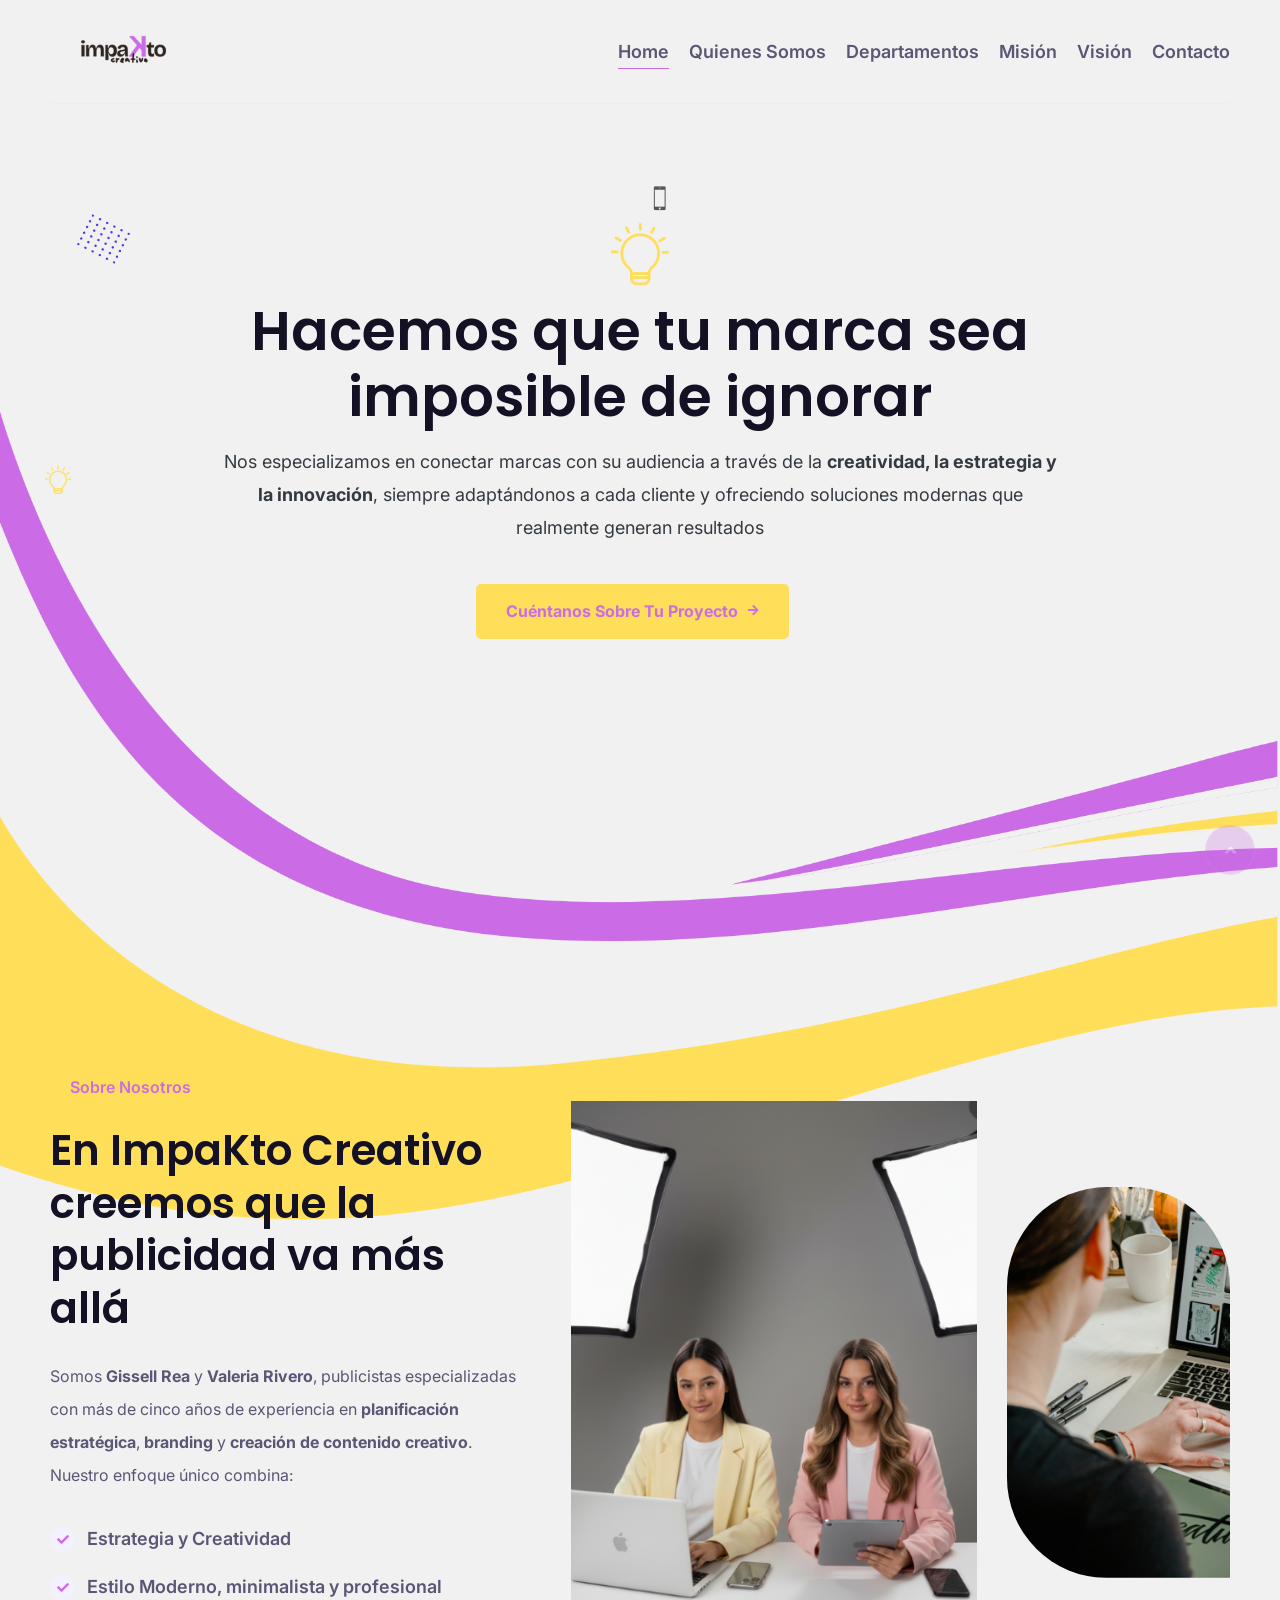
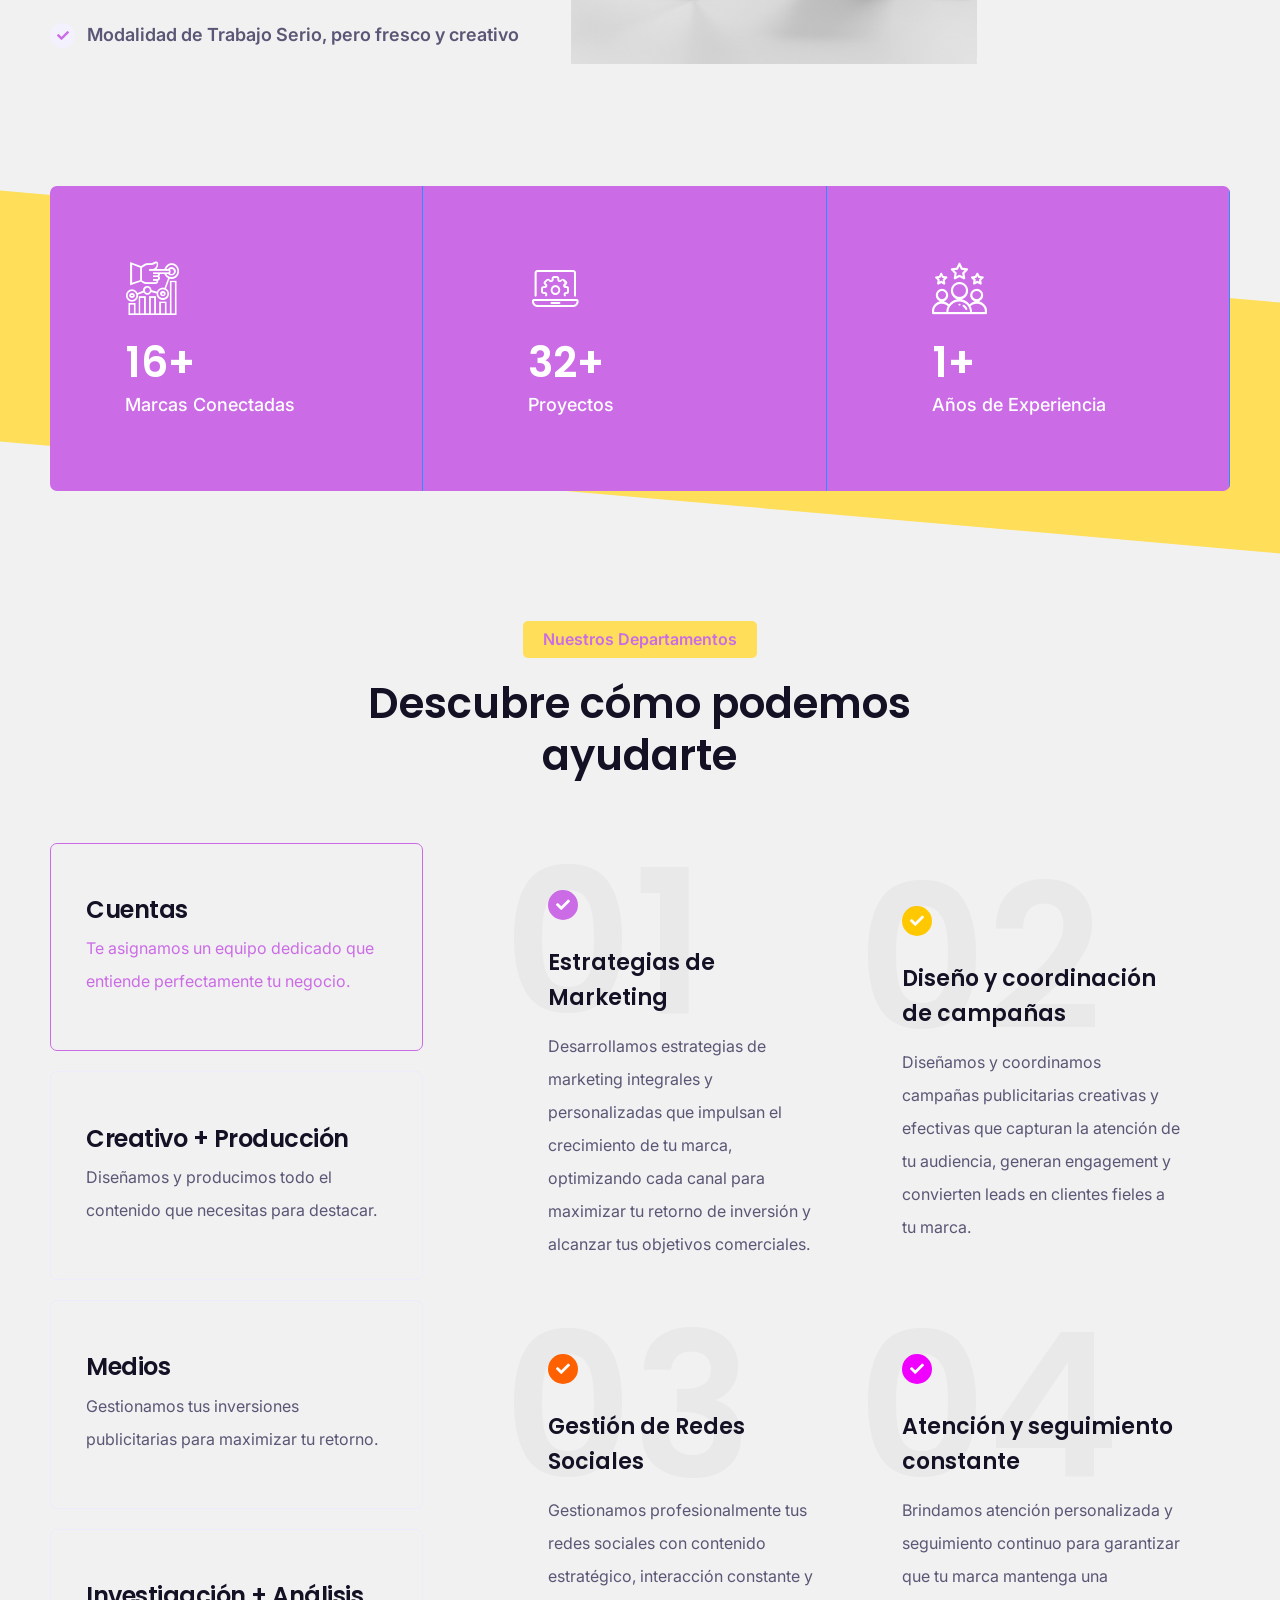
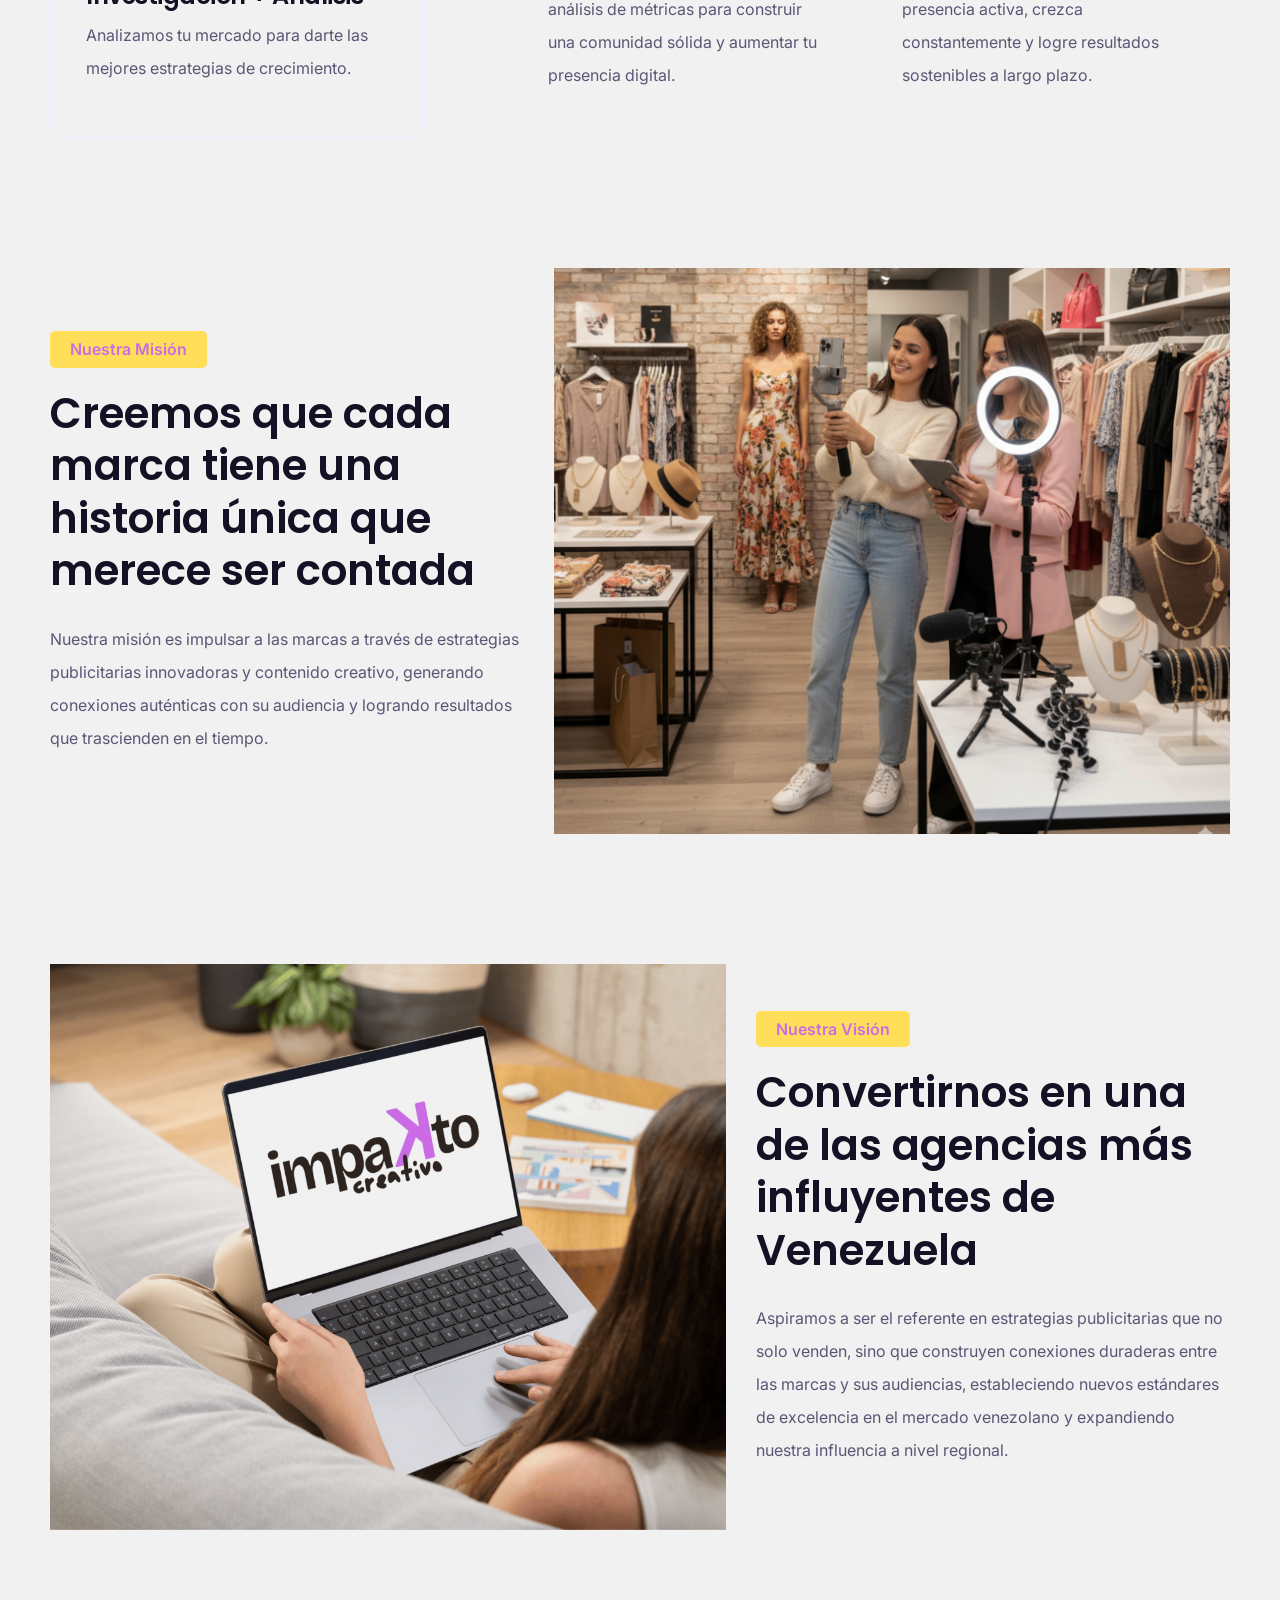
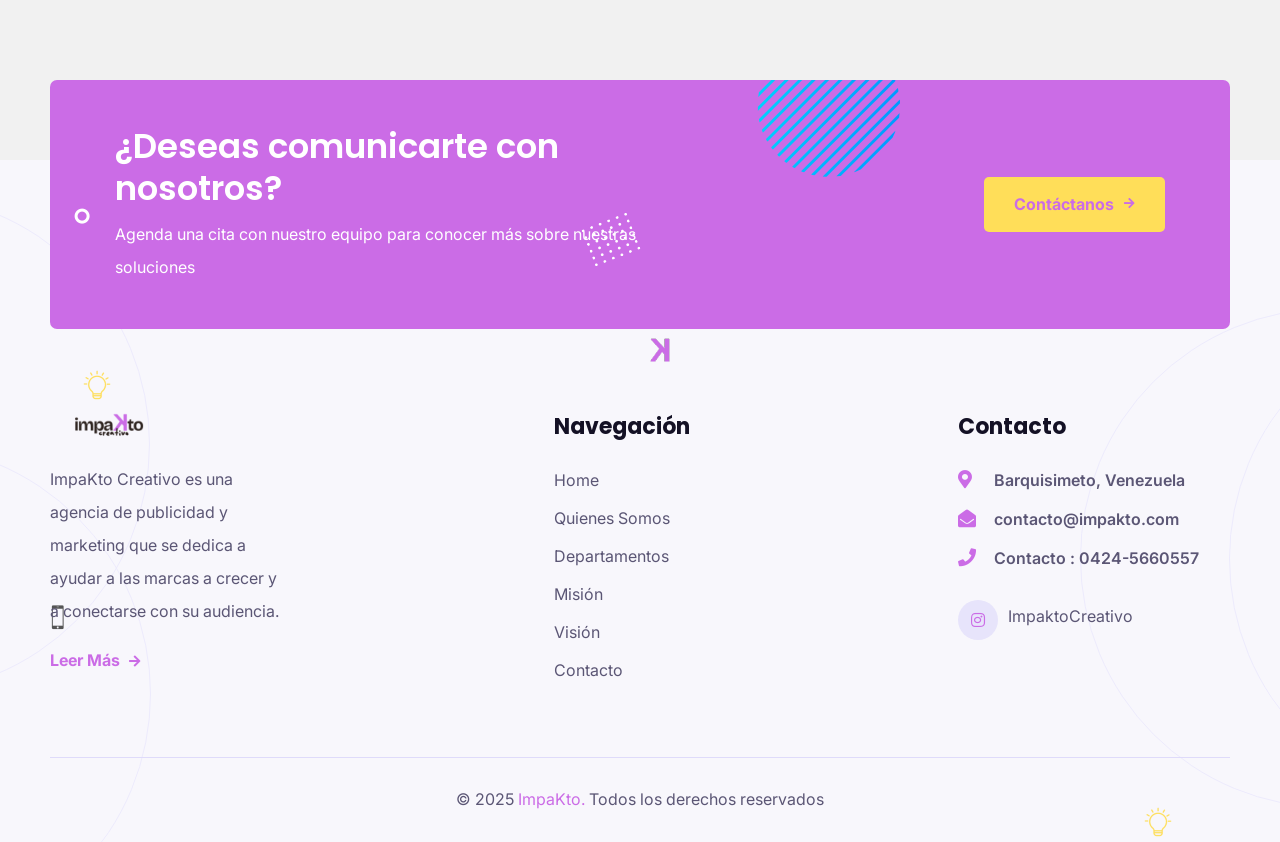
<file: index.html>
<!DOCTYPE html>
<html lang="zxx">

<head>
    <!--====== Required meta tags ======-->
    <meta charset="utf-8" />
    <meta http-equiv="x-ua-compatible" content="ie=edge" />
    <meta name="description" content="ImpaKto Creativo es una agencia de publicidad y marketing especializada en conectar marcas con su audiencia a través de la creatividad, estrategia e innovación. Servicios de branding, redes sociales, producción audiovisual y más." />
    <meta name="viewport" content="width=device-width, initial-scale=1, shrink-to-fit=no" />
    <meta name="keywords" content="agencia publicidad, marketing digital, branding, redes sociales, producción audiovisual, diseño gráfico, Venezuela, Barquisimeto" />
    <meta name="author" content="ImpaKto Creativo" />
    <meta name="robots" content="index, follow" />
    
    <!-- Open Graph / Facebook -->
    <meta property="og:type" content="website" />
    <meta property="og:url" content="https://impaktocreativo.com/" />
    <meta property="og:title" content="ImpaKto Creativo | Agencia de Publicidad y Marketing" />
    <meta property="og:description" content="Hacemos que tu marca sea imposible de ignorar. Especialistas en conectar marcas con su audiencia a través de la creatividad, estrategia e innovación." />
    <meta property="og:image" content="https://impaktocreativo.com/assets/images/custom/logo2.png" />
    <meta property="og:site_name" content="ImpaKto Creativo" />
    <meta property="og:locale" content="es_VE" />
    
    <!-- Twitter -->
    <meta property="twitter:card" content="summary_large_image" />
    <meta property="twitter:url" content="https://impaktocreativo.com/" />
    <meta property="twitter:title" content="ImpaKto Creativo | Agencia de Publicidad y Marketing" />
    <meta property="twitter:description" content="Hacemos que tu marca sea imposible de ignorar. Especialistas en conectar marcas con su audiencia a través de la creatividad, estrategia e innovación." />
    <meta property="twitter:image" content="https://impaktocreativo.com/assets/images/custom/logo2.png" />
    
    <!-- Additional Meta Tags -->
    <meta name="theme-color" content="#cb6ce6" />
    <meta name="msapplication-TileColor" content="#cb6ce6" />
    <meta name="apple-mobile-web-app-capable" content="yes" />
    <meta name="apple-mobile-web-app-status-bar-style" content="black-translucent" />
    

    <!--====== Title ======-->
    <title>Impakto Creativo | Inicio</title>
    <!--====== Favicon Icon ======-->
    <link rel="shortcut icon" href="assets/images/custom/icon-low3.png" type="image/x-icon">
    <!--====== Google Fonts ======-->
    <link href="https://fonts.googleapis.com/css2?family=Inter:wght@400;500;600;700&family=Poppins:wght@400;600;700&display=swap" rel="stylesheet">
    <!--====== Font Awesome ======-->
    <link rel="stylesheet" href="assets/css/fontawesome.5.9.0.min.css">
    <!--====== Flaticon CSS ======-->
    <link rel="stylesheet" href="assets/css/flaticon.css">
    <!--====== Bootstrap css ======-->
    <link rel="stylesheet" href="assets/css/bootstrap.4.5.3.min.css">
    <!--====== Magnific Popup ======-->
    <link rel="stylesheet" href="assets/css/magnific-popup.css">
    <!--====== Slick Slider ======-->
    <link rel="stylesheet" href="assets/css/slick.css">
    <!--====== Animate CSS ======-->
    <link rel="stylesheet" href="assets/css/animate.min.css">
    <!--====== Nice Select ======-->
    <link rel="stylesheet" href="assets/css/nice-select.css">
    <!--====== Padding Margin ======-->
    <link rel="stylesheet" href="assets/css/spacing.min.css">
    <!--====== Menu css ======-->
    <link rel="stylesheet" href="assets/css/menu.css">
    <!--====== Main css ======-->
    <link rel="stylesheet" href="assets/css/style.css">
    <!--====== Responsive css ======-->
    <link rel="stylesheet" href="assets/css/responsive.css">

</head>

<body>
    <div class="page-wrapper">

        <!-- Preloader -->
        <div class="preloader"></div>


        <!--====== Header Part Start ======-->
        <header class="main-header">

            <!--Header-Upper-->
            <div class="header-upper">
                <div class="container clearfix">
                    <div class="header-inner py-20">
                        <div class="logo-outer">
                            <div class="logo"><a href="index.html"><img src="assets/images/custom/logo2.png" alt="Logo"></a></div>
                        </div>

                        <div class="nav-outer clearfix">
                            <!-- Main Menu -->
                            <nav class="main-menu navbar-expand-lg">
                                <div class="navbar-header">
                                    <div class="logo-mobile"><a href="index.html"><img src="assets/images/custom/logo2.png" alt="Logo"></a></div>
                                    <!-- Toggle Button -->
                                    <button type="button" class="navbar-toggle" data-toggle="collapse" data-target=".navbar-collapse" aria-controls="main-menu">
                                        <span class="icon-bar"></span>
                                        <span class="icon-bar"></span>
                                        <span class="icon-bar"></span>
                                    </button>
                                </div>

                                <div class="navbar-collapse collapse clearfix" id="main-menu">
                                    <ul class="navigation clearfix">
                                        <li class="current"><a href="#home" class="page-scroll active">Home</a></li>
                                        <li><a href="#about" class="page-scroll">Quienes Somos</a></li>
                                        <li><a href="#departments" class="page-scroll">Departamentos</a></li>
                                        <li><a href="#mision" class="page-scroll">Misión</a></li>
                                        <li><a href="#vision" class="page-scroll">Visión</a></li>
                                        <li><a href="#contact" class="page-scroll">Contacto</a></li>
                                    </ul>
                                </div>

                            </nav>
                            <!-- Main Menu End-->
                        </div>
                    </div>
                </div>
            </div>
            <!--End Header Upper-->

        </header>
        <!--====== Header Part End ======-->


        <!--====== Hero Section Start ======-->
        <section class="hero-section rel z-2 pt-210 pb-75" id="home">
            <div class="container">
                <div class="row justify-content-center">
                    <div class="col-xl-9">
                        <div class="hero-content-two text-center text-dark rpt-20">
                            <img src="assets/images/custom/icon.PNG" alt="Logo" style="width: 10%;">
                            <h1 class="mb-15 wow fadeInUp delay-0-4s">Hacemos que tu marca sea imposible de ignorar</h1>
                            <p class="wow fadeInUp delay-0-5s">Nos especializamos en conectar marcas con su audiencia a través de la <b>creatividad, la estrategia y la innovación</b>, siempre adaptándonos a cada cliente y ofreciendo soluciones modernas que realmente generan resultados</p>
                            <div class="hero-btns mt-40 wow fadeInUp delay-0-8s">
                                <a href="https://wa.link/kxqw6q" target="_blank" class="theme-btn style-one">Cuéntanos sobre tu proyecto <i class="fas fa-arrow-right"></i></a>
                            </div>
                        </div>
                    </div>
                </div>
            </div>
            <img class="dots-shape" src="assets/images/shapes/dots.png" alt="Shape">
            <img class="tringle-shape" src="assets/images/custom/icon-low.png" alt="Shape">
            <img class="close-shape" src="assets/images/custom/icon-low2.png" alt="Shape">
        </section>
        <!--====== Hero Section End ======-->


        <!--====== Partners Section Start ======-->
        <section class="partners-section rel z-1 rpt-150 pb-90 rpb-60 mt-5" style="padding-top: 350px;" id="about">
            <div class="hero-about-bg">
                <img src="assets/images/custom/hero-banner.png" alt="Background">
            </div>
            <div class="container">
                <div class="row align-items-center">
                    <div class="col-xl-5 col-lg-6">
                        <div class="about-page-content rmb-65 wow fadeInLeft delay-0-2s">
                            <div class="section-title mb-25">
                                <span class="sub-title">Sobre Nosotros</span>
                                <h2>En ImpaKto Creativo creemos que la publicidad va más allá</h2>
                            </div>
                            <p>Somos <b>Gissell Rea</b> y <b>Valeria Rivero</b>, publicistas especializadas con más de cinco años de experiencia en <b>planificación estratégica</b>, <b>branding</b> y <b>creación de contenido creativo</b>. Nuestro enfoque único combina:</p>
                            <ul class="list-style-one mt-30 mb-45">
                                <li>Estrategia y Creatividad</li>
                                <li>Estilo Moderno, minimalista y profesional</li>
                                <li>Modalidad de Trabajo Serio, pero fresco y creativo</li>
                            </ul>
                        </div>
                    </div>
                    <div class="col-xl-7 col-lg-6">
                        <div class="about-page-images justify-content-lg-end wow fadeInRight delay-0-2s">
                            <img src="assets/images/custom/banner1.png" alt="About">
                            <img src="assets/images/custom/banner2.png" alt="About">
                        </div>
                    </div>
                </div>
            </div>
        </section>
        <!--====== Partners Section End ======-->
        <!--====== Counter Section Start ======-->
        <div class="counter-section-two rel z-2">
            <div class="container">
                <div class="counter-inner-two text-white rel z-3" style="background-image: url(assets/images/shapes/counter-bg.png);">
                    <div class="row">
                        <div class="col-xl-4 col-md-12" style="background: #cb6ce6 !important;">
                            <div class="success-item style-two wow fadeInUp delay-0-2s">
                               <i class="flaticon-market"></i>
                                <span class="count-text" data-speed="3000" data-stop="50">0</span>
                                <p>Marcas Conectadas</p>
                            </div>
                        </div>
                        <div class="col-xl-4 col-md-12" style="background: #cb6ce6 !important;">
                            <div class="success-item style-two wow fadeInUp delay-0-4s">
                               <i class="flaticon-software"></i>
                                <span class="count-text" data-speed="3000" data-stop="100">0</span>
                                <p>Proyectos</p>
                            </div>
                        </div>
                        <div class="col-xl-4 col-md-12" style="background: #cb6ce6 !important;">
                            <div class="success-item style-two wow fadeInUp delay-0-8s">
                               <i class="flaticon-group"></i>
                                <span class="count-text" data-speed="3000" data-stop="5">0</span>
                                <p>Años de Experiencia</p>
                            </div>
                        </div>
                    </div>
                    <div class="white-circle">
                        <img src="assets/images/shapes/white-circle.png" alt="White Circle">
                    </div>
                </div>
            </div>
            <div class="bg-yellow-shape"></div>
        </div>
        <!--====== Counter Section End ======-->



         <!--====== Services Solutions Start ======-->
         <section class="services-solutions rel z-1 py-130 rpy-100" id="departments">
            <div class="container">
               <div class="row justify-content-center text-center">
                   <div class="col-xl-7 col-lg-8 col-md-10">
                       <div class="section-title mb-60">
                            <span class="sub-title">Nuestros Departamentos</span>
                            <h2>Descubre cómo podemos ayudarte</h2>
                        </div>
                   </div>
               </div>
                <div class="solutions-tab">
                    <div class="row">
                        <div class="col-xl-4">
                            <ul class="nav solutions-tab-nav nav-pills flex-xl-column nav-fill mb-50 wow fadeInUp delay-0-2s">
                                <li class="nav-item">
                                    <a class="nav-link active" data-toggle="tab" href="#watching">
                                        <i class="flaticon-data-analysis"></i>
                                        <div class="content">
                                             <h3>Cuentas</h3>
                                             <p>Te asignamos un equipo dedicado que entiende perfectamente tu negocio.</p>
                                        </div>
                                    </a>
                                </li>
                                <li class="nav-item">
                                    <a class="nav-link" data-toggle="tab" href="#sharing">
                                        <i class="flaticon-sharing"></i>
                                        <div class="content">
                                             <h3>Creativo + Producción</h3>
                                             <p>Diseñamos y producimos todo el contenido que necesitas para destacar.</p>
                                        </div>
                                    </a>
                                </li>
                                <li class="nav-item">
                                    <a class="nav-link" data-toggle="tab" href="#editing">
                                        <i class="flaticon-edit"></i>
                                        <div class="content">
                                             <h3>Medios</h3>
                                             <p>Gestionamos tus inversiones publicitarias para maximizar tu retorno.</p>
                                        </div>
                                    </a>
                                </li>
                                <li class="nav-item">
                                    <a class="nav-link" data-toggle="tab" href="#comments">
                                        <i class="flaticon-chat"></i>
                                        <div class="content">
                                             <h3>Investigación + Análisis</h3>
                                             <p>Analizamos tu mercado para darte las mejores estrategias de crecimiento.</p>
                                        </div>
                                    </a>
                                </li>
                            </ul>
                                    </div>
                        <div class="col-xl-8">
                            <div class="tab-content solutions-tab-content wow fadeInUp delay-0-4s m-0">
                                <div class="tab-pane fade show active" id="watching">
                                    <div class="container">
                                        <div class="row align-items-center">
                                            <div class="col-xl-6 col-md-6">
                                                <div class="solution-item-two">
                                                    <span class="number">01</span>
                                                    <i class="fas fa-check"></i>
                                                    <h4>Estrategias de Marketing</h4>
                                                    <p>Desarrollamos estrategias de marketing integrales y personalizadas que impulsan el crecimiento de tu marca, optimizando cada canal para maximizar tu retorno de inversión y alcanzar tus objetivos comerciales.</p>
                        </div>
                    </div>
                                            <div class="col-xl-6 col-md-6">
                                                <div class="solution-item-two color-two">
                                                    <span class="number">02</span>
                                                    <i class="fas fa-check"></i>
                                                    <h4>Diseño y coordinación de campañas</h4>
                                                    <p>Diseñamos y coordinamos campañas publicitarias creativas y efectivas que capturan la atención de tu audiencia, generan engagement y convierten leads en clientes fieles a tu marca.</p>
                        </div>
                    </div>
                                            <div class="col-xl-6 col-md-6">
                                                <div class="solution-item-two color-three">
                                                    <span class="number">03</span>
                                                    <i class="fas fa-check"></i>
                                                    <h4>Gestión de Redes Sociales</h4>
                                                    <p>Gestionamos profesionalmente tus redes sociales con contenido estratégico, interacción constante y análisis de métricas para construir una comunidad sólida y aumentar tu presencia digital.</p>
                </div>
            </div>
                                            <div class="col-xl-6 col-md-6">
                                                <div class="solution-item-two color-four">
                                                    <span class="number">04</span>
                                                    <i class="fas fa-check"></i>
                                                    <h4>Atención y seguimiento constante</h4>
                                                    <p>Brindamos atención personalizada y seguimiento continuo para garantizar que tu marca mantenga una presencia activa, crezca constantemente y logre resultados sostenibles a largo plazo.</p>
                        </div>
                   </div>
               </div>
                                    </div>
                                </div>
                                <div class="tab-pane fade" id="sharing">
                                    <div class="container">
                                        <div class="row align-items-center">
                                            <div class="col-xl-6 col-md-6">
                                                <div class="solution-item-two">
                                                    <span class="number">01</span>
                                                    <i class="fas fa-check"></i>
                                                    <h4>Diseño Gráfico</h4>
                                                    <p>Creamos diseños visuales impactantes y profesionales que capturan la esencia de tu marca, desde identidad corporativa hasta materiales promocionales que conectan emocionalmente con tu audiencia objetivo.</p>
                                                </div>
                                            </div>
                                            <div class="col-xl-6 col-md-6">
                                                <div class="solution-item-two color-two">
                                                    <span class="number">02</span>
                                                    <i class="fas fa-check"></i>
                                                    <h4>Creación de marca</h4>
                                                    <p>Desarrollamos identidades de marca únicas y memorables que reflejan los valores y personalidad de tu negocio, creando una conexión auténtica con tu audiencia desde el concepto hasta la implementación completa.</p>
                                                </div>
                                            </div>
                                            <div class="col-xl-6 col-md-6">
                                                <div class="solution-item-two color-three">
                                                    <span class="number">03</span>
                                                    <i class="fas fa-check"></i>
                                                    <h4>Producción Audiovisual</h4>
                                                    <p>Producimos contenido audiovisual de alta calidad que cuenta la historia de tu marca de manera impactante, desde fotografía profesional hasta videos corporativos que generan engagement y fortalecen tu presencia digital.</p>
                                                </div>
                                            </div>
                                            <div class="col-xl-6 col-md-6">
                                                <div class="solution-item-two color-four">
                                                    <span class="number">04</span>
                                                    <i class="fas fa-check"></i>
                                                    <h4>Contenido para Redes Sociales</h4>
                                                    <p>Creamos contenido estratégico y creativo para redes sociales que se adapta perfectamente a tu marca y audiencia, incluyendo contenido orgánico, posts promocionales, stories y reels, optimizando cada formato para maximizar el alcance y engagement de tu comunidad.</p>
                                    </div>
                                </div>
                            </div>
                                    </div>
                                </div>
                                <div class="tab-pane fade" id="editing">
                                    <div class="container">
                                        <div class="row align-items-center">
                                            <div class="col-xl-6 col-md-6">
                                                <div class="solution-item-two">
                                                    <span class="number">01</span>
                                                    <i class="fas fa-check"></i>
                                                    <h4>Planificación de Medios Digitales y Tradicionales</h4>
                                                    <p>Desarrollamos estrategias integrales que combinan medios digitales y tradicionales para maximizar el alcance de tu marca y generar mayor impacto en tu audiencia objetivo.</p>
                                    </div>
                                </div>
                                            <div class="col-xl-6 col-md-6">
                                                <div class="solution-item-two color-two">
                                                    <span class="number">02</span>
                                                    <i class="fas fa-check"></i>
                                                    <h4>Alianzas</h4>
                                                    <p>Facilitamos y gestionamos alianzas estratégicas entre tu marca y otras marcas complementarias, así como colaboraciones con influencers y creadores de contenido para amplificar tu alcance y generar mayor impacto en tu audiencia objetivo.</p>
                            </div>
                        </div>
                                            <div class="col-xl-6 col-md-6">
                                                <div class="solution-item-two color-three">
                                                    <span class="number">03</span>
                                                    <i class="fas fa-check"></i>
                                                    <h4>Optimización y seguimiento de campañas</h4>
                                                    <p>Monitoreamos constantemente el rendimiento de tus campañas publicitarias y realizamos ajustes en tiempo real para optimizar resultados y maximizar tu retorno de inversión.</p>
                                    </div>
                                </div>
                                            <div class="col-xl-6 col-md-6">
                                                <div class="solution-item-two color-four">
                                                    <span class="number">04</span>
                                                    <i class="fas fa-check"></i>
                                                    <h4>Compra de espacios publicitarios</h4>
                                                    <p>Negociamos y adquirimos los mejores espacios publicitarios en medios digitales y tradicionales, asegurando la mejor relación calidad-precio para tu presupuesto publicitario.</p>
                                    </div>
                                </div>
                            </div>
                                    </div>
                                </div>
                                <div class="tab-pane fade" id="comments">
                                    <div class="container">
                                        <div class="row align-items-center">
                                            <div class="col-xl-6 col-md-6">
                                                <div class="solution-item-two">
                                                    <span class="number">01</span>
                                                    <i class="fas fa-check"></i>
                                                    <h4>Investigación de mercado, tendencias y competencia</h4>
                                                    <p>Realizamos estudios profundos del mercado, analizamos las tendencias actuales y evaluamos a la competencia para identificar oportunidades únicas que posicionen tu marca estratégicamente.</p>
                                                </div>
                                            </div>
                                            <div class="col-xl-6 col-md-6">
                                                <div class="solution-item-two color-two">
                                                    <span class="number">02</span>
                                                    <i class="fas fa-check"></i>
                                                    <h4>Análisis de resultados y métricas digitales</h4>
                                                    <p>Interpretamos datos y métricas clave de tus campañas digitales para medir el rendimiento real y proporcionar insights accionables que impulsen el crecimiento de tu negocio.</p>
                                    </div>
                                </div>
                                            <div class="col-xl-6 col-md-6">
                                                <div class="solution-item-two color-three">
                                                    <span class="number">03</span>
                                                    <i class="fas fa-check"></i>
                                                    <h4>Diagnóstico de efectividad de estrategias</h4>
                                                    <p>Evaluamos la efectividad de tus estrategias actuales, identificamos fortalezas y debilidades, y determinamos qué está funcionando y qué necesita ser optimizado para mejores resultados.</p>
                            </div>
                        </div>
                                            <div class="col-xl-6 col-md-6">
                                                <div class="solution-item-two color-four">
                                                    <span class="number">04</span>
                                                    <i class="fas fa-check"></i>
                                                    <h4>Recomendaciones para la mejora continua</h4>
                                                    <p>Proporcionamos recomendaciones estratégicas basadas en datos para implementar mejoras continuas que optimicen el rendimiento y garanticen el crecimiento sostenible de tu marca.</p>
                                                </div>
                                    </div>
                                </div>
                                    </div>
                                </div>
                            </div>
                        </div>
                    </div>
                </div>
            </div>
        </section>
        <!--====== Services Solutions End ======-->

        <!--====== Core Features Start ======-->
        <section class="core-features rel z-1 pb-130 rpb-100" id="mision">
            <div class="container">
                <div class="row align-items-center">
                    <div class="col-xl-5 col-lg-6">
                        <div class="core-feature-content rmb-55 wow fadeInLeft delay-0-2s">
                            <div class="section-title mb-25">
                                <span class="sub-title">Nuestra Misión</span>
                                <h2>Creemos que cada marca tiene una historia única que merece ser contada</h2>
                            </div>
                            <p>Nuestra misión es impulsar a las marcas a través de estrategias publicitarias innovadoras y contenido creativo, generando conexiones auténticas con su audiencia y logrando resultados que trascienden en el tiempo.</p>
                        </div>
                    </div>
                    <div class="col-xl-7 col-lg-6">
                        <div class="core-feature-image text-lg-right wow fadeInRight delay-0-2s">
                            <img src="assets/images/custom/mision.png" alt="Feature">
                        </div>
                    </div>
                </div>
            </div>
        </section>
        <!--====== Core Features End ======-->
        
        
        <!--====== About Section Start ======-->
        <section class="core-features rel z-1 pb-130 rpb-100" id="vision">
            <div class="container">
                <div class="row align-items-center">
                    <div class="col-xl-7 col-lg-6">
                        <div class="core-feature-content rmb-55 wow fadeInLeft delay-0-2s">
                            <img src="assets/images/custom/vision.jpg" alt="Feature">
                        </div>
                    </div>
                    <div class="col-xl-5 col-lg-6">
                        <div class="core-feature-image text-lg-left wow fadeInRight delay-0-2s">
                            <div class="section-title mb-25">
                                <span class="sub-title">Nuestra Visión</span>
                                <h2>Convertirnos en una de las agencias más influyentes de Venezuela</h2>
                            </div>
                            <p>Aspiramos a ser el referente en estrategias publicitarias que no solo venden, sino que construyen conexiones duraderas entre las marcas y sus audiencias, estableciendo nuevos estándares de excelencia en el mercado venezolano y expandiendo nuestra influencia a nivel regional.</p>
                        </div>
                    </div>
                </div>
            </div>
        </section>
        <!--====== About Section End ======-->

       
        <!--====== Footer Section Start ======-->
        <footer class="footer-section bg-lighter rel z-1 mt-100" id="contact">
            <div class="container">
               <div class="call-to-action bgs-cover text-white rel z-1" style="background-color: #cb6ce6;">
                    <div class="row align-items-center">
                        <div class="col-xl-7 col-lg-6">
                            <div class="section-title mb-20">
                                <h2>¿Deseas comunicarte con nosotros?</h2>
                                <p>Agenda una cita con nuestro equipo para conocer más sobre nuestras soluciones</p>
                            </div>
                        </div>
                        <div class="col-xl-5 col-lg-6">
                            <div class="call-to-action-btns text-xl-right mb-20">
                                <a href="https://wa.link/kxqw6q" target="_blank" class="theme-btn style-two rmb-15" style="background-color: #ffde59 !important; color: #cb6ce6 !important;">Contáctanos <i class="fas fa-arrow-right"></i></a>
                            </div>
                        </div>
                    </div>
                    <img class="white-circle" src="assets/images/shapes/white-circle.png" alt="White Circle">
                    <img class="white-dots slideUpRight" src="assets/images/shapes/white-dots.png" alt="shape">
                    <img class="white-dots-circle slideLeftRight" src="assets/images/shapes/white-dots-circle.png" alt="shape">
                </div>
                
                <div class="row justify-content-between">
                    <div class="col-xl-3 col-sm-6 col-7 col-small">
                        <div class="footer-widget about-widget">
                            <div class="footer-logo mb-20">
                                <a href="index.html"><img src="assets/images/custom/logo2.png" alt="Logo" style="width: 50%;"></a>
                            </div>
                            <p>ImpaKto Creativo es una agencia de publicidad y marketing que se dedica a ayudar a las marcas a crecer y a conectarse con su audiencia.</p>
                            <a href="#about" class="read-more">Leer Más <i class="fas fa-arrow-right"></i></a>
                        </div>
                    </div>
                    <div class="col-xl-2 col-sm-4 col-5 col-small">
                        <div class="footer-widget link-widget">
                            <h4 class="footer-title">Navegación</h4>
                            <ul class="list-style-two">
                                <li><a href="#home" class="page-scroll">Home</a></li>
                                <li><a href="#about" class="page-scroll">Quienes Somos</a></li>
                                <li><a href="#departments" class="page-scroll">Departamentos</a></li>
                                <li><a href="#mision" class="page-scroll">Misión</a></li>
                                <li><a href="#vision" class="page-scroll">Visión</a></li>
                                <li><a href="#contact" class="page-scroll">Contacto</a></li>
                            </ul>
                        </div>
                    </div>
                    <div class="col-xl-3 col-md-4">
                        <div class="footer-widget contact-widget">
                            <h4 class="footer-title">Contacto</h4>
                            <ul class="list-style-three">
                                <li><i class="fas fa-map-marker-alt"></i> Barquisimeto, Venezuela</li>
                                <li><i class="fas fa-envelope-open"></i> <a href="mailto:support@gmail.com">contacto@impakto.com</a></li>
                                <li><i class="fas fa-phone"></i> Contacto : <a href="callto:+012(345)678">0424-5660557</a></li>
                            </ul>
                            <div class="social-style-one mt-25">
                                <a href="javascript:void(0)"><i class="fab fa-instagram"></i></a>
                                <p style="display: inline-block;">ImpaktoCreativo</p>
                            </div>
                        </div>
                    </div>
                </div>
                <div class="copyright-area text-center">
                    <p>© 2025 <a href="index.html">ImpaKto.</a> Todos los derechos reservados</p>
                </div>
            </div>
            <img class="dots-shape" src="assets/images/custom/icon-low.png" alt="Shape">
            <img class="tringle-shape" src="assets/images/custom/icon-low2.png" alt="Shape">
            <img class="close-shape" src="assets/images/custom/icon-low3.png" alt="Shape">
            <img class="circle-shape" src="assets/images/custom/icon-low.png" alt="Shape">
            <div class="left-circles"></div>
            <div class="right-circles"></div>
        </footer>
        <!--====== Footer Section End ======-->

    </div>
    <!--End pagewrapper-->


    <!-- Scroll Top Button -->
    <button class="scroll-top scroll-to-target" data-target="html"><span class="fa fa-angle-up"></span></button>


    <!--====== Jquery ======-->
    <script src="assets/js/jquery-3.6.0.min.js"></script>
    <!--====== Bootstrap ======-->
    <script src="assets/js/bootstrap.4.5.3.min.js"></script>
    <!--====== Appear js ======-->
    <script src="assets/js/appear.js"></script>
    <!--====== WOW js ======-->
    <script src="assets/js/wow.min.js"></script>
    <!--====== Isotope ======-->
    <script src="assets/js/isotope.pkgd.min.js"></script>
    <!--====== Circle Progress ======-->
    <script src="assets/js/circle-progress.min.js"></script>
    <!--====== Image loaded ======-->
    <script src="assets/js/imagesloaded.pkgd.min.js"></script>
    <!--====== Nice Select ======-->
    <script src="assets/js/jquery.nice-select.min.js"></script>
    <!--====== Magnific ======-->
    <script src="assets/js/jquery.magnific-popup.min.js"></script>
    <!--====== Slick Slider ======-->
    <script src="assets/js/slick.min.js"></script>
    <!--====== Main JS ======-->
    <script src="assets/js/script.js"></script>

</body>

</html>
</file>
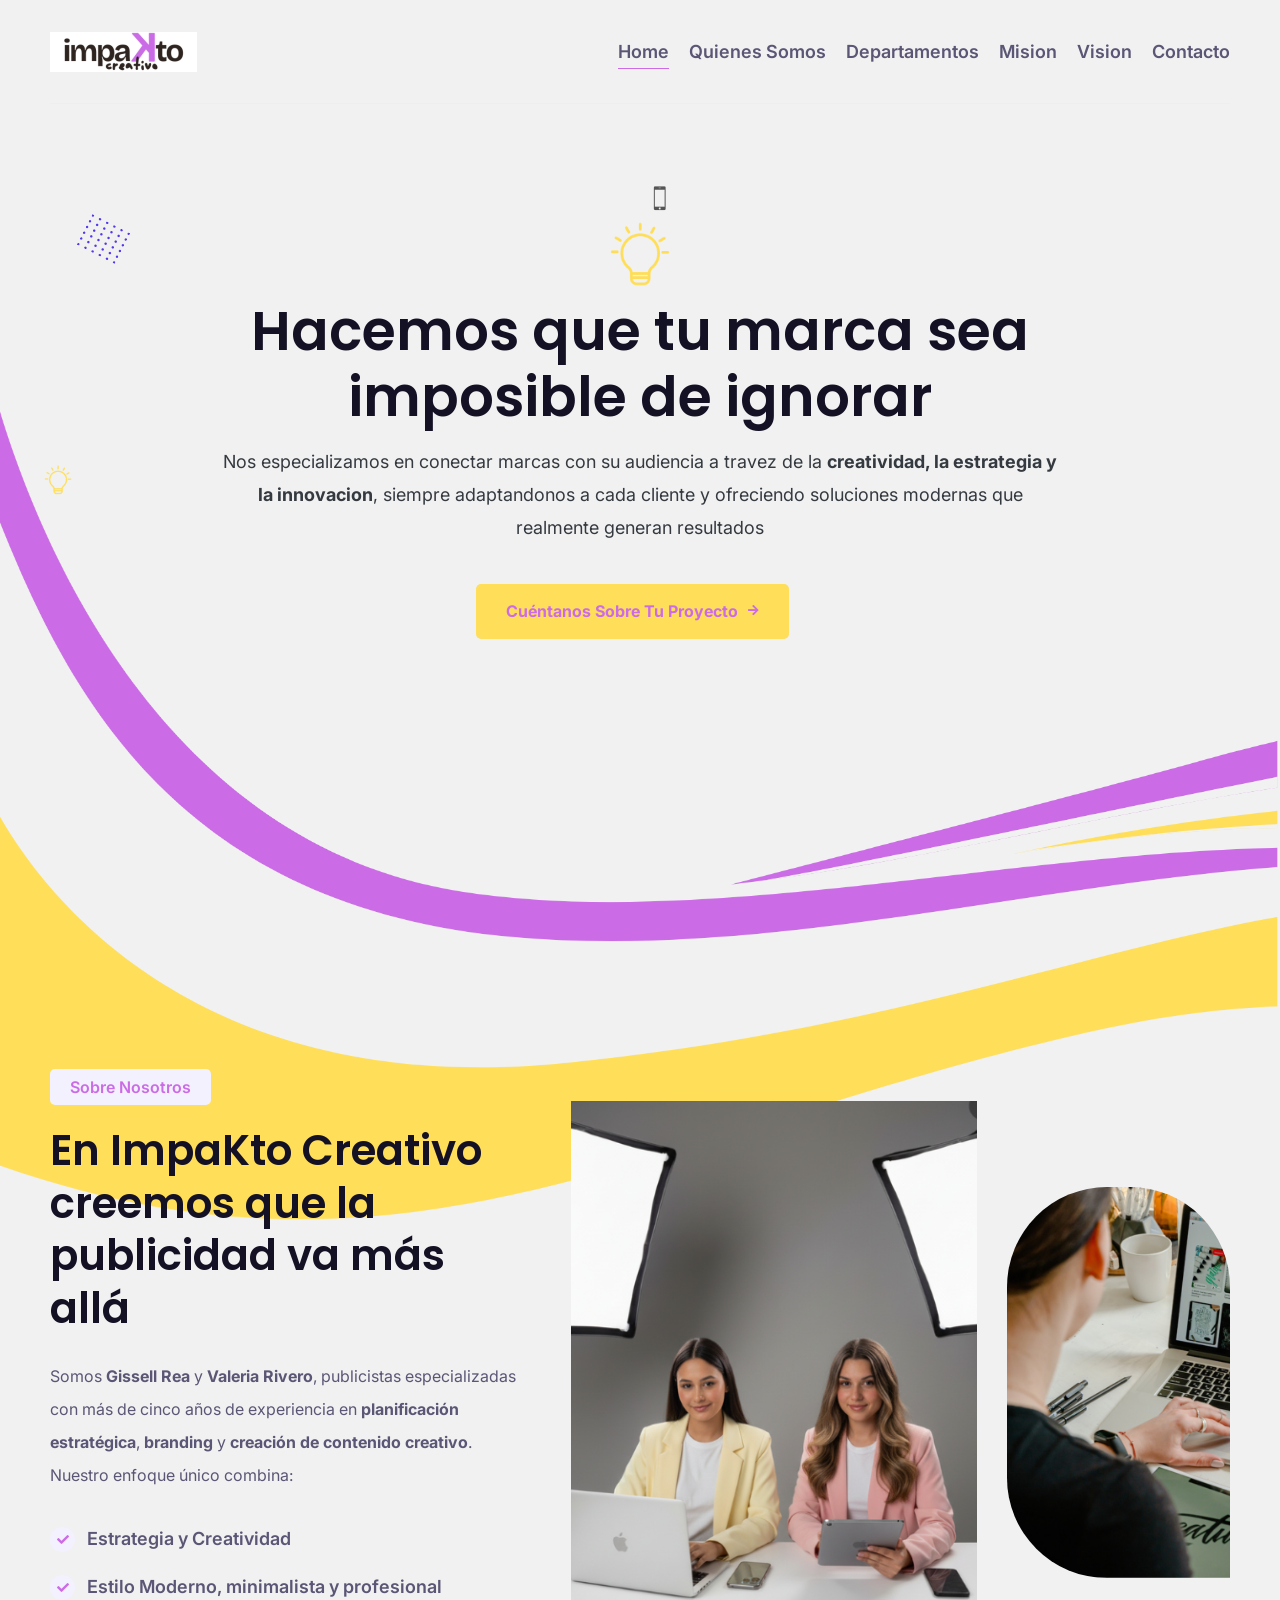
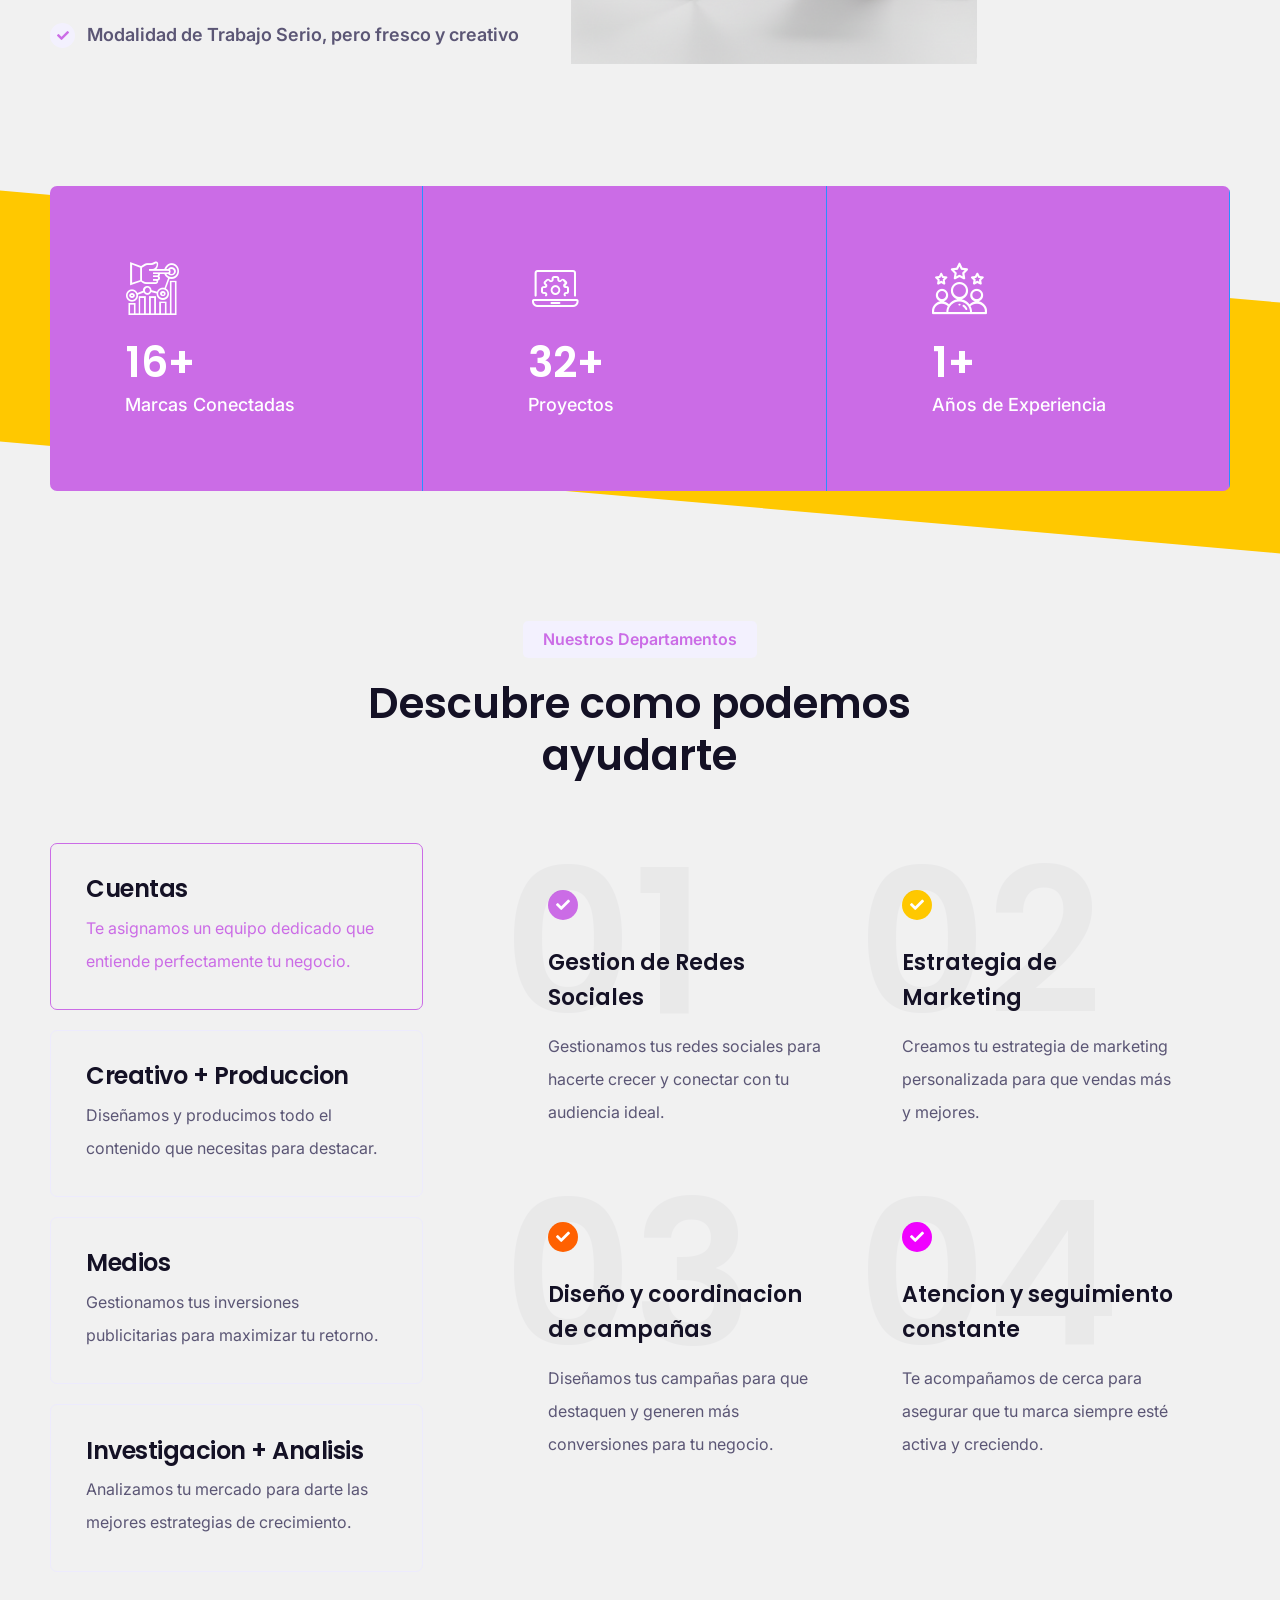
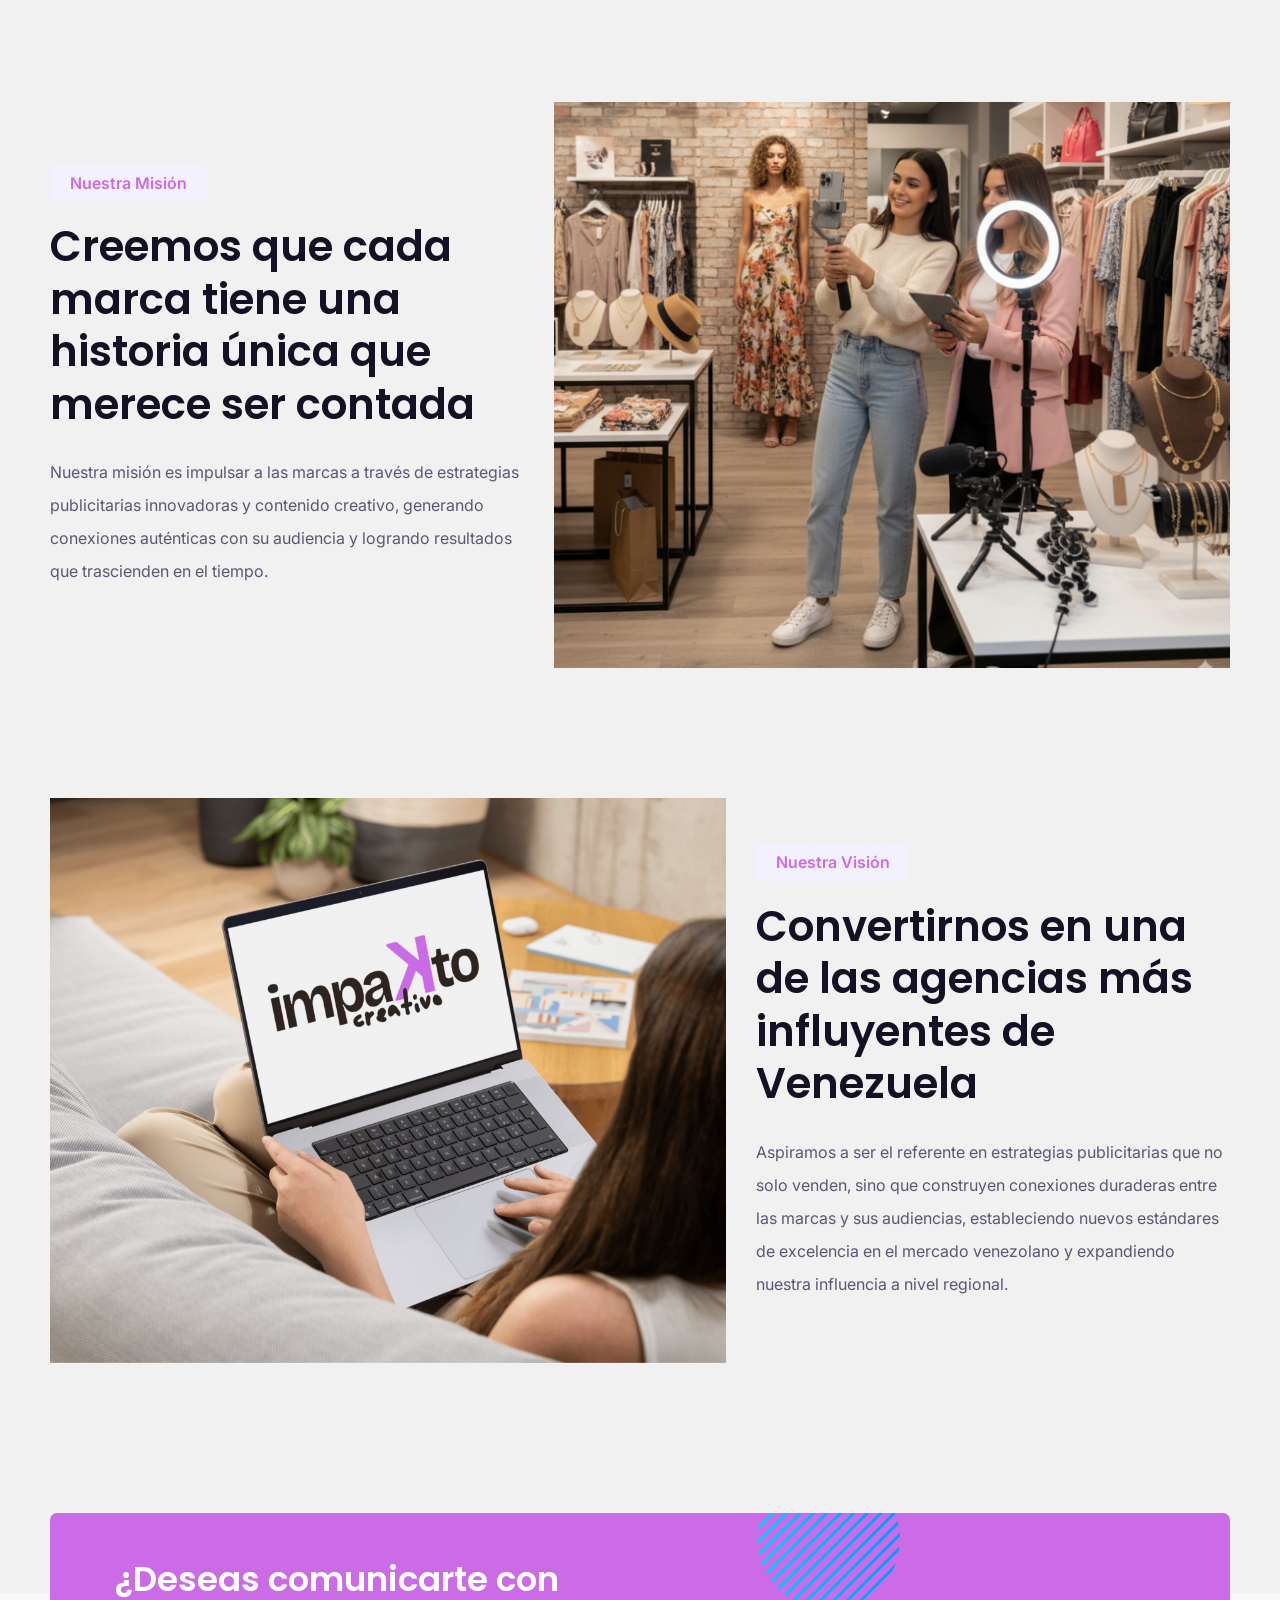
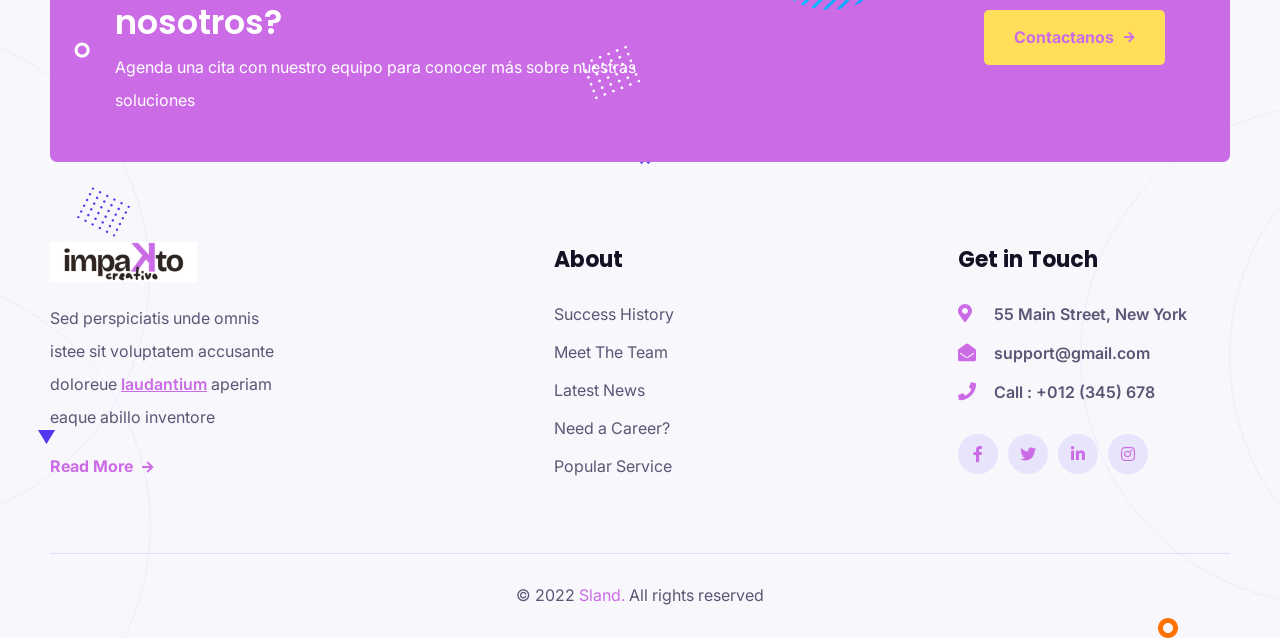
<file: HTML/onepage-home-three.html>
<!DOCTYPE html>
<html lang="zxx">

<head>
    <!--====== Required meta tags ======-->
    <meta charset="utf-8" />
    <meta http-equiv="x-ua-compatible" content="ie=edge" />
    <meta name="description" content="" />
    <meta name="viewport" content="width=device-width, initial-scale=1, shrink-to-fit=no" />

    <!--====== Title ======-->
    <title>Sland - HTML Template || Home</title>
    <!--====== Favicon Icon ======-->
    <link rel="shortcut icon" href="assets/images/favicon.png" type="image/x-icon">
    <!--====== Google Fonts ======-->
    <link href="https://fonts.googleapis.com/css2?family=Inter:wght@400;500;600;700&family=Poppins:wght@400;600;700&display=swap" rel="stylesheet">
    <!--====== Font Awesome ======-->
    <link rel="stylesheet" href="assets/css/fontawesome.5.9.0.min.css">
    <!--====== Flaticon CSS ======-->
    <link rel="stylesheet" href="assets/css/flaticon.css">
    <!--====== Bootstrap css ======-->
    <link rel="stylesheet" href="assets/css/bootstrap.4.5.3.min.css">
    <!--====== Magnific Popup ======-->
    <link rel="stylesheet" href="assets/css/magnific-popup.css">
    <!--====== Slick Slider ======-->
    <link rel="stylesheet" href="assets/css/slick.css">
    <!--====== Animate CSS ======-->
    <link rel="stylesheet" href="assets/css/animate.min.css">
    <!--====== Nice Select ======-->
    <link rel="stylesheet" href="assets/css/nice-select.css">
    <!--====== Padding Margin ======-->
    <link rel="stylesheet" href="assets/css/spacing.min.css">
    <!--====== Menu css ======-->
    <link rel="stylesheet" href="assets/css/menu.css">
    <!--====== Main css ======-->
    <link rel="stylesheet" href="assets/css/style.css">
    <!--====== Responsive css ======-->
    <link rel="stylesheet" href="assets/css/responsive.css">

</head>

<body>
    <div class="page-wrapper">

        <!-- Preloader -->
        <div class="preloader"></div>


        <!--====== Header Part Start ======-->
        <header class="main-header">

            <!--Header-Upper-->
            <div class="header-upper">
                <div class="container clearfix">
                    <div class="header-inner py-20">
                        <div class="logo-outer">
                            <div class="logo"><a href="index.html"><img src="assets/images/custom/logo2.png" alt="Logo"></a></div>
                        </div>

                        <div class="nav-outer clearfix">
                            <!-- Main Menu -->
                            <nav class="main-menu navbar-expand-lg">
                                <div class="navbar-header">
                                    <div class="logo-mobile"><a href="index.html"><img src="assets/images/logos/logo.png" alt="Logo"></a></div>
                                    <!-- Toggle Button -->
                                    <button type="button" class="navbar-toggle" data-toggle="collapse" data-target=".navbar-collapse" aria-controls="main-menu">
                                        <span class="icon-bar"></span>
                                        <span class="icon-bar"></span>
                                        <span class="icon-bar"></span>
                                    </button>
                                </div>

                                <div class="navbar-collapse collapse clearfix" id="main-menu">
                                    <ul class="navigation clearfix">
                                        <li class="current"><a href="#home" class="page-scroll active">Home</a></li>
                                        <li><a href="#about" class="page-scroll active">Quienes Somos</a></li>
                                        <li><a href="#departments" class="page-scroll">Departamentos</a></li>
                                        <li ><a href="#service" class="page-scroll">Mision</a></li>
                                        <li ><a href="#testimonial" class="page-scroll">Vision</a></li>
                                        <li><a href="#blog" class="page-scroll">Contacto</a></li>
                                    </ul>
                                </div>

                            </nav>
                            <!-- Main Menu End-->
                        </div>
                    </div>
                </div>
            </div>
            <!--End Header Upper-->

        </header>
        <!--====== Header Part End ======-->


        <!--====== Hero Section Start ======-->
        <section class="hero-section rel z-2 pt-210 pb-75" id="home">
            <div class="container">
                <div class="row justify-content-center">
                    <div class="col-xl-9">
                        <div class="hero-content-two text-center text-dark rpt-20">
                            <img src="assets/images/custom/icon.PNG" alt="Logo" style="width: 10%;">
                            <h1 class="mb-15 wow fadeInUp delay-0-4s">Hacemos que tu marca sea imposible de ignorar</h1>
                            <p class="wow fadeInUp delay-0-5s">Nos especializamos en conectar marcas con su audiencia a travez de la <b>creatividad, la estrategia y la innovacion</b>, siempre adaptandonos a cada cliente y ofreciendo soluciones modernas que realmente generan resultados</p>
                            <div class="hero-btns mt-40 wow fadeInUp delay-0-8s">
                                <a href="https://wa.link/kxqw6q" target="_blank" class="theme-btn style-one">Cuéntanos sobre tu proyecto <i class="fas fa-arrow-right"></i></a>
                            </div>
                        </div>
                    </div>
                </div>
            </div>
            <img class="dots-shape" src="assets/images/shapes/dots.png" alt="Shape">
            <img class="tringle-shape" src="assets/images/custom/icon-low.png" alt="Shape">
            <img class="close-shape" src="assets/images/custom/icon-low2.png" alt="Shape">
        </section>
        <!--====== Hero Section End ======-->


        <!--====== Partners Section Start ======-->
        <section class="partners-section rel z-1 rpt-150 pb-90 rpb-60 mt-5" style="padding-top: 350px;" id="about">
            <div class="container">
                <div class="row align-items-center">
                    <div class="col-xl-5 col-lg-6">
                        <div class="about-page-content rmb-65 wow fadeInLeft delay-0-2s">
                            <div class="section-title mb-25">
                                <span class="sub-title">Sobre Nosotros</span>
                                <h2>En ImpaKto Creativo creemos que la publicidad va más allá</h2>
                            </div>
                            <p>Somos <b>Gissell Rea</b> y <b>Valeria Rivero</b>, publicistas especializadas con más de cinco años de experiencia en <b>planificación estratégica</b>, <b>branding</b> y <b>creación de contenido creativo</b>. Nuestro enfoque único combina:</p>
                            <ul class="list-style-one mt-30 mb-45">
                                <li>Estrategia y Creatividad</li>
                                <li>Estilo Moderno, minimalista y profesional</li>
                                <li>Modalidad de Trabajo Serio, pero fresco y creativo</li>
                            </ul>
                        </div>
                    </div>
                    <div class="col-xl-7 col-lg-6">
                        <div class="about-page-images justify-content-lg-end wow fadeInRight delay-0-2s">
                            <img src="assets/images/custom/banner1.png" alt="About">
                            <img src="assets/images/custom/banner2.png" alt="About">
                        </div>
                    </div>
                </div>
            </div>
            <div class="hero-about-bg">
                <img src="assets/images/custom/hero-banner.png" alt="Background">
            </div>
        </section>
        <!--====== Partners Section End ======-->
        <!--====== Counter Section Start ======-->
        <div class="counter-section-two rel z-2">
            <div class="container">
                <div class="counter-inner-two text-white rel z-3" style="background-image: url(assets/images/shapes/counter-bg.png);">
                    <div class="row">
                        <div class="col-xl-4 col-md-12" style="background: #cb6ce6 !important;">
                            <div class="success-item style-two wow fadeInUp delay-0-2s">
                               <i class="flaticon-market"></i>
                                <span class="count-text" data-speed="3000" data-stop="50">0</span>
                                <p>Marcas Conectadas</p>
                            </div>
                        </div>
                        <div class="col-xl-4 col-md-12" style="background: #cb6ce6 !important;">
                            <div class="success-item style-two wow fadeInUp delay-0-4s">
                               <i class="flaticon-software"></i>
                                <span class="count-text" data-speed="3000" data-stop="100">0</span>
                                <p>Proyectos</p>
                            </div>
                        </div>
                        <div class="col-xl-4 col-md-12" style="background: #cb6ce6 !important;">
                            <div class="success-item style-two wow fadeInUp delay-0-8s">
                               <i class="flaticon-group"></i>
                                <span class="count-text" data-speed="3000" data-stop="5">0</span>
                                <p>Años de Experiencia</p>
                            </div>
                        </div>
                    </div>
                    <div class="white-circle">
                        <img src="assets/images/shapes/white-circle.png" alt="White Circle">
                    </div>
                </div>
            </div>
            <div class="bg-yellow-shape"></div>
        </div>
        <!--====== Counter Section End ======-->



         <!--====== Services Solutions Start ======-->
         <section class="services-solutions rel z-1 py-130 rpy-100" id="departments">
            <div class="container">
               <div class="row justify-content-center text-center">
                   <div class="col-xl-7 col-lg-8 col-md-10">
                       <div class="section-title mb-60">
                            <span class="sub-title">Nuestros Departamentos</span>
                            <h2>Descubre como podemos ayudarte</h2>
                        </div>
                   </div>
               </div>
                <div class="solutions-tab">
                    <div class="row">
                        <div class="col-xl-4">
                            <ul class="nav solutions-tab-nav nav-pills flex-xl-column nav-fill mb-50 wow fadeInUp delay-0-2s">
                                <li class="nav-item">
                                    <a class="nav-link active" data-toggle="tab" href="#watching">
                                        <i class="flaticon-play-button"></i>
                                        <div class="content">
                                             <h3>Cuentas</h3>
                                             <p>Te asignamos un equipo dedicado que entiende perfectamente tu negocio.</p>
                                        </div>
                                    </a>
                                </li>
                                <li class="nav-item">
                                    <a class="nav-link" data-toggle="tab" href="#sharing">
                                        <i class="flaticon-sharing"></i>
                                        <div class="content">
                                             <h3>Creativo + Produccion</h3>
                                             <p>Diseñamos y producimos todo el contenido que necesitas para destacar.</p>
                                        </div>
                                    </a>
                                </li>
                                <li class="nav-item">
                                    <a class="nav-link" data-toggle="tab" href="#editing">
                                        <i class="flaticon-edit"></i>
                                        <div class="content">
                                             <h3>Medios</h3>
                                             <p>Gestionamos tus inversiones publicitarias para maximizar tu retorno.</p>
                                        </div>
                                    </a>
                                </li>
                                <li class="nav-item">
                                    <a class="nav-link" data-toggle="tab" href="#comments">
                                        <i class="flaticon-chat"></i>
                                        <div class="content">
                                             <h3>Investigacion + Analisis</h3>
                                             <p>Analizamos tu mercado para darte las mejores estrategias de crecimiento.</p>
                                        </div>
                                    </a>
                                </li>
                            </ul>
                                    </div>
                        <div class="col-xl-8">
                            <div class="tab-content solutions-tab-content wow fadeInUp delay-0-4s m-0">
                                <div class="tab-pane fade show active" id="watching">
                                    <div class="container">
                                        <div class="row align-items-center">
                                            <div class="col-xl-6 col-md-6">
                                                <div class="solution-item-two">
                                                    <span class="number">01</span>
                                                    <i class="fas fa-check"></i>
                                                    <h4>Gestion de Redes Sociales</h4>
                                                    <p>Gestionamos tus redes sociales para hacerte crecer y conectar con tu audiencia ideal.</p>
                        </div>
                    </div>
                                            <div class="col-xl-6 col-md-6">
                                                <div class="solution-item-two color-two">
                                                    <span class="number">02</span>
                                                    <i class="fas fa-check"></i>
                                                    <h4>Estrategia de Marketing</h4>
                                                    <p>Creamos tu estrategia de marketing personalizada para que vendas más y mejores.</p>
                        </div>
                    </div>
                                            <div class="col-xl-6 col-md-6">
                                                <div class="solution-item-two color-three">
                                                    <span class="number">03</span>
                                                    <i class="fas fa-check"></i>
                                                    <h4>Diseño y coordinacion de campañas</h4>
                                                    <p>Diseñamos tus campañas para que destaquen y generen más conversiones para tu negocio.</p>
                </div>
            </div>
                                            <div class="col-xl-6 col-md-6">
                                                <div class="solution-item-two color-four">
                                                    <span class="number">04</span>
                                                    <i class="fas fa-check"></i>
                                                    <h4>Atencion y seguimiento constante</h4>
                                                    <p>Te acompañamos de cerca para asegurar que tu marca siempre esté activa y creciendo.</p>
                        </div>
                   </div>
               </div>
                                    </div>
                                </div>
                                <div class="tab-pane fade" id="sharing">
                                    <div class="container">
                                        <div class="row align-items-center">
                                            <div class="col-xl-6 col-md-6">
                                                <div class="solution-item-two">
                                                    <span class="number">01</span>
                                                    <i class="fas fa-check"></i>
                                                    <h4>Diseño Grafico</h4>
                                                    <p>Creamos diseños que se destacan y conectan con tu audiencia, incluyendo branding, logos y artes para redes sociales.</p>
                                                </div>
                                            </div>
                                            <div class="col-xl-6 col-md-6">
                                                <div class="solution-item-two color-two">
                                                    <span class="number">02</span>
                                                    <i class="fas fa-check"></i>
                                                    <h4>Creacion de marca</h4>
                                                    <p>Creamos una marca única y memorable que se identifique con tu negocio, desde el nombre hasta el branding completo y slogan.</p>
                                                </div>
                                            </div>
                                            <div class="col-xl-6 col-md-6">
                                                <div class="solution-item-two color-three">
                                                    <span class="number">03</span>
                                                    <i class="fas fa-check"></i>
                                                    <h4>Producción Audiovisual</h4>
                                                    <p>Producimos fotografías y videos profesionales que conectan e impactan con tu audiencia.</p>
                                                </div>
                                            </div>
                                            <div class="col-xl-6 col-md-6">
                                                <div class="solution-item-two color-four">
                                                    <span class="number">04</span>
                                                    <i class="fas fa-check"></i>
                                                    <h4>Contenido para Redes Sociales</h4>
                                                    <p>Creamos contenido para redes sociales que se adapte a tu marca y audiencia, desde posts hasta stories y reels.</p>
                                    </div>
                                </div>
                            </div>
                                    </div>
                                </div>
                                <div class="tab-pane fade" id="editing">
                                    <div class="container">
                                        <div class="row align-items-center">
                                            <div class="col-xl-6 col-md-6">
                                                <div class="solution-item-two">
                                                    <span class="number">01</span>
                                                    <i class="fas fa-check"></i>
                                                    <h4>Planificacion de Medios Digitales y Tradicionales</h4>
                                                    <p>Desarrollamos estrategias integrales que combinan medios digitales y tradicionales para maximizar el alcance de tu marca y generar mayor impacto en tu audiencia objetivo.</p>
                                    </div>
                                </div>
                                            <div class="col-xl-6 col-md-6">
                                                <div class="solution-item-two color-two">
                                                    <span class="number">02</span>
                                                    <i class="fas fa-check"></i>
                                                    <h4>Alianzas con Medios de Comunicacion</h4>
                                                    <p>Establecemos relaciones estratégicas con los principales medios de comunicación para garantizar que tu mensaje llegue a la audiencia correcta en el momento perfecto.</p>
                            </div>
                        </div>
                                            <div class="col-xl-6 col-md-6">
                                                <div class="solution-item-two color-three">
                                                    <span class="number">03</span>
                                                    <i class="fas fa-check"></i>
                                                    <h4>Optimizacion y seguimiento de campañas</h4>
                                                    <p>Monitoreamos constantemente el rendimiento de tus campañas publicitarias y realizamos ajustes en tiempo real para optimizar resultados y maximizar tu retorno de inversión.</p>
                                    </div>
                                </div>
                                            <div class="col-xl-6 col-md-6">
                                                <div class="solution-item-two color-four">
                                                    <span class="number">04</span>
                                                    <i class="fas fa-check"></i>
                                                    <h4>Compra de espacios publicitarios</h4>
                                                    <p>Negociamos y adquirimos los mejores espacios publicitarios en medios digitales y tradicionales, asegurando la mejor relación calidad-precio para tu presupuesto publicitario.</p>
                                    </div>
                                </div>
                            </div>
                                    </div>
                                </div>
                                <div class="tab-pane fade" id="comments">
                                    <div class="container">
                                        <div class="row align-items-center">
                                            <div class="col-xl-6 col-md-6">
                                                <div class="solution-item-two">
                                                    <span class="number">01</span>
                                                    <i class="fas fa-check"></i>
                                                    <h4>Investigacion de mercado, tendencias y competencia</h4>
                                                    <p>Realizamos estudios profundos del mercado, analizamos las tendencias actuales y evaluamos a la competencia para identificar oportunidades únicas que posicionen tu marca estratégicamente.</p>
                                                </div>
                                            </div>
                                            <div class="col-xl-6 col-md-6">
                                                <div class="solution-item-two color-two">
                                                    <span class="number">02</span>
                                                    <i class="fas fa-check"></i>
                                                    <h4>Analisis de resultados y metricas digitales</h4>
                                                    <p>Interpretamos datos y métricas clave de tus campañas digitales para medir el rendimiento real y proporcionar insights accionables que impulsen el crecimiento de tu negocio.</p>
                                    </div>
                                </div>
                                            <div class="col-xl-6 col-md-6">
                                                <div class="solution-item-two color-three">
                                                    <span class="number">03</span>
                                                    <i class="fas fa-check"></i>
                                                    <h4>Diagnostico de efectividad de estrategias</h4>
                                                    <p>Evaluamos la efectividad de tus estrategias actuales, identificamos fortalezas y debilidades, y determinamos qué está funcionando y qué necesita ser optimizado para mejores resultados.</p>
                            </div>
                        </div>
                                            <div class="col-xl-6 col-md-6">
                                                <div class="solution-item-two color-four">
                                                    <span class="number">04</span>
                                                    <i class="fas fa-check"></i>
                                                    <h4>Recomendaciones para la mejora continua</h4>
                                                    <p>Proporcionamos recomendaciones estratégicas basadas en datos para implementar mejoras continuas que optimicen el rendimiento y garanticen el crecimiento sostenible de tu marca.</p>
                                                </div>
                                    </div>
                                </div>
                                    </div>
                                </div>
                            </div>
                        </div>
                    </div>
                </div>
            </div>
        </section>
        <!--====== Services Solutions End ======-->

        <!--====== Core Features Start ======-->
        <section class="core-features rel z-1 pb-130 rpb-100">
            <div class="container">
                <div class="row align-items-center">
                    <div class="col-xl-5 col-lg-6">
                        <div class="core-feature-content rmb-55 wow fadeInLeft delay-0-2s">
                            <div class="section-title mb-25">
                                <span class="sub-title">Nuestra Misión</span>
                                <h2>Creemos que cada marca tiene una historia única que merece ser contada</h2>
                            </div>
                            <p>Nuestra misión es impulsar a las marcas a través de estrategias publicitarias innovadoras y contenido creativo, generando conexiones auténticas con su audiencia y logrando resultados que trascienden en el tiempo.</p>
                        </div>
                    </div>
                    <div class="col-xl-7 col-lg-6">
                        <div class="core-feature-image text-lg-right wow fadeInRight delay-0-2s">
                            <img src="assets/images/custom/mision.png" alt="Feature">
                        </div>
                    </div>
                </div>
            </div>
        </section>
        <!--====== Core Features End ======-->
        
        
        <!--====== About Section Start ======-->
        <section class="core-features rel z-1 pb-130 rpb-100">
            <div class="container">
                <div class="row align-items-center">
                    <div class="col-xl-7 col-lg-6">
                        <div class="core-feature-content rmb-55 wow fadeInLeft delay-0-2s">
                            <img src="assets/images/custom/vision.jpg" alt="Feature">
                        </div>
                    </div>
                    <div class="col-xl-5 col-lg-6">
                        <div class="core-feature-image text-lg-left wow fadeInRight delay-0-2s">
                            <div class="section-title mb-25">
                                <span class="sub-title">Nuestra Visión</span>
                                <h2>Convertirnos en una de las agencias más influyentes de Venezuela</h2>
                            </div>
                            <p>Aspiramos a ser el referente en estrategias publicitarias que no solo venden, sino que construyen conexiones duraderas entre las marcas y sus audiencias, estableciendo nuevos estándares de excelencia en el mercado venezolano y expandiendo nuestra influencia a nivel regional.</p>
                        </div>
                    </div>
                </div>
            </div>
        </section>
        <!--====== About Section End ======-->

       
        <!--====== Footer Section Start ======-->
        <footer class="footer-section bg-lighter rel z-1 mt-100">
            <div class="container">
               <div class="call-to-action bgs-cover text-white rel z-1" style="background-color: #cb6ce6;">
                    <div class="row align-items-center">
                        <div class="col-xl-7 col-lg-6">
                            <div class="section-title mb-20">
                                <h2>¿Deseas comunicarte con nosotros?</h2>
                                <p>Agenda una cita con nuestro equipo para conocer más sobre nuestras soluciones</p>
                            </div>
                        </div>
                        <div class="col-xl-5 col-lg-6">
                            <div class="call-to-action-btns text-xl-right mb-20">
                                <a href="https://wa.link/kxqw6q" target="_blank" class="theme-btn style-two rmb-15" style="background-color: #ffde59 !important; color: #cb6ce6 !important;">Contactanos <i class="fas fa-arrow-right"></i></a>
                            </div>
                        </div>
                    </div>
                    <img class="white-circle" src="assets/images/shapes/white-circle.png" alt="White Circle">
                    <img class="white-dots slideUpRight" src="assets/images/shapes/white-dots.png" alt="shape">
                    <img class="white-dots-circle slideLeftRight" src="assets/images/shapes/white-dots-circle.png" alt="shape">
                </div>
                
                <div class="row justify-content-between">
                    <div class="col-xl-3 col-sm-6 col-7 col-small">
                        <div class="footer-widget about-widget">
                            <div class="footer-logo mb-20">
                                <a href="index.html"><img src="assets/images/custom/logo2.png" alt="Logo"></a>
                            </div>
                            <p>Sed perspiciatis unde omnis istee sit voluptatem accusante doloreue <b>laudantium</b> aperiam eaque abillo inventore</p>
                            <a href="about.html" class="read-more">Read More <i class="fas fa-arrow-right"></i></a>
                        </div>
                    </div>
                    <div class="col-xl-2 col-sm-4 col-5 col-small">
                        <div class="footer-widget link-widget">
                            <h4 class="footer-title">About</h4>
                            <ul class="list-style-two">
                                <li><a href="projects.html">Success History</a></li>
                                <li><a href="team-details.html">Meet The Team</a></li>
                                <li><a href="blog.html">Latest News</a></li>
                                <li><a href="contact.html">Need a Career?</a></li>
                                <li><a href="single-service.html">Popular Service</a></li>
                            </ul>
                        </div>
                    </div>
                    <div class="col-xl-3 col-md-4">
                        <div class="footer-widget contact-widget">
                            <h4 class="footer-title">Get in Touch</h4>
                            <ul class="list-style-three">
                                <li><i class="fas fa-map-marker-alt"></i> 55 Main Street, New York</li>
                                <li><i class="fas fa-envelope-open"></i> <a href="mailto:support@gmail.com">support@gmail.com</a></li>
                                <li><i class="fas fa-phone"></i> Call : <a href="callto:+012(345)678">+012 (345) 678</a></li>
                            </ul>
                            <div class="social-style-one mt-25">
                                <a href="#"><i class="fab fa-facebook-f"></i></a>
                                <a href="#"><i class="fab fa-twitter"></i></a>
                                <a href="#"><i class="fab fa-linkedin-in"></i></a>
                                <a href="#"><i class="fab fa-instagram"></i></a>
                            </div>
                        </div>
                    </div>
                </div>
                <div class="copyright-area text-center">
                    <p>© 2022 <a href="index.html">Sland.</a> All rights reserved</p>
                </div>
            </div>
            <img class="dots-shape" src="assets/images/shapes/dots.png" alt="Shape">
            <img class="tringle-shape" src="assets/images/shapes/tringle.png" alt="Shape">
            <img class="close-shape" src="assets/images/shapes/close.png" alt="Shape">
            <img class="circle-shape" src="assets/images/shapes/circle.png" alt="Shape">
            <div class="left-circles"></div>
            <div class="right-circles"></div>
        </footer>
        <!--====== Footer Section End ======-->

    </div>
    <!--End pagewrapper-->


    <!-- Scroll Top Button -->
    <button class="scroll-top scroll-to-target" data-target="html"><span class="fa fa-angle-up"></span></button>


    <!--====== Jquery ======-->
    <script src="assets/js/jquery-3.6.0.min.js"></script>
    <!--====== Bootstrap ======-->
    <script src="assets/js/bootstrap.4.5.3.min.js"></script>
    <!--====== Appear js ======-->
    <script src="assets/js/appear.js"></script>
    <!--====== WOW js ======-->
    <script src="assets/js/wow.min.js"></script>
    <!--====== Isotope ======-->
    <script src="assets/js/isotope.pkgd.min.js"></script>
    <!--====== Circle Progress ======-->
    <script src="assets/js/circle-progress.min.js"></script>
    <!--====== Image loaded ======-->
    <script src="assets/js/imagesloaded.pkgd.min.js"></script>
    <!--====== Nice Select ======-->
    <script src="assets/js/jquery.nice-select.min.js"></script>
    <!--====== Magnific ======-->
    <script src="assets/js/jquery.magnific-popup.min.js"></script>
    <!--====== Slick Slider ======-->
    <script src="assets/js/slick.min.js"></script>
    <!--====== Main JS ======-->
    <script src="assets/js/script.js"></script>

</body>

</html>
</file>
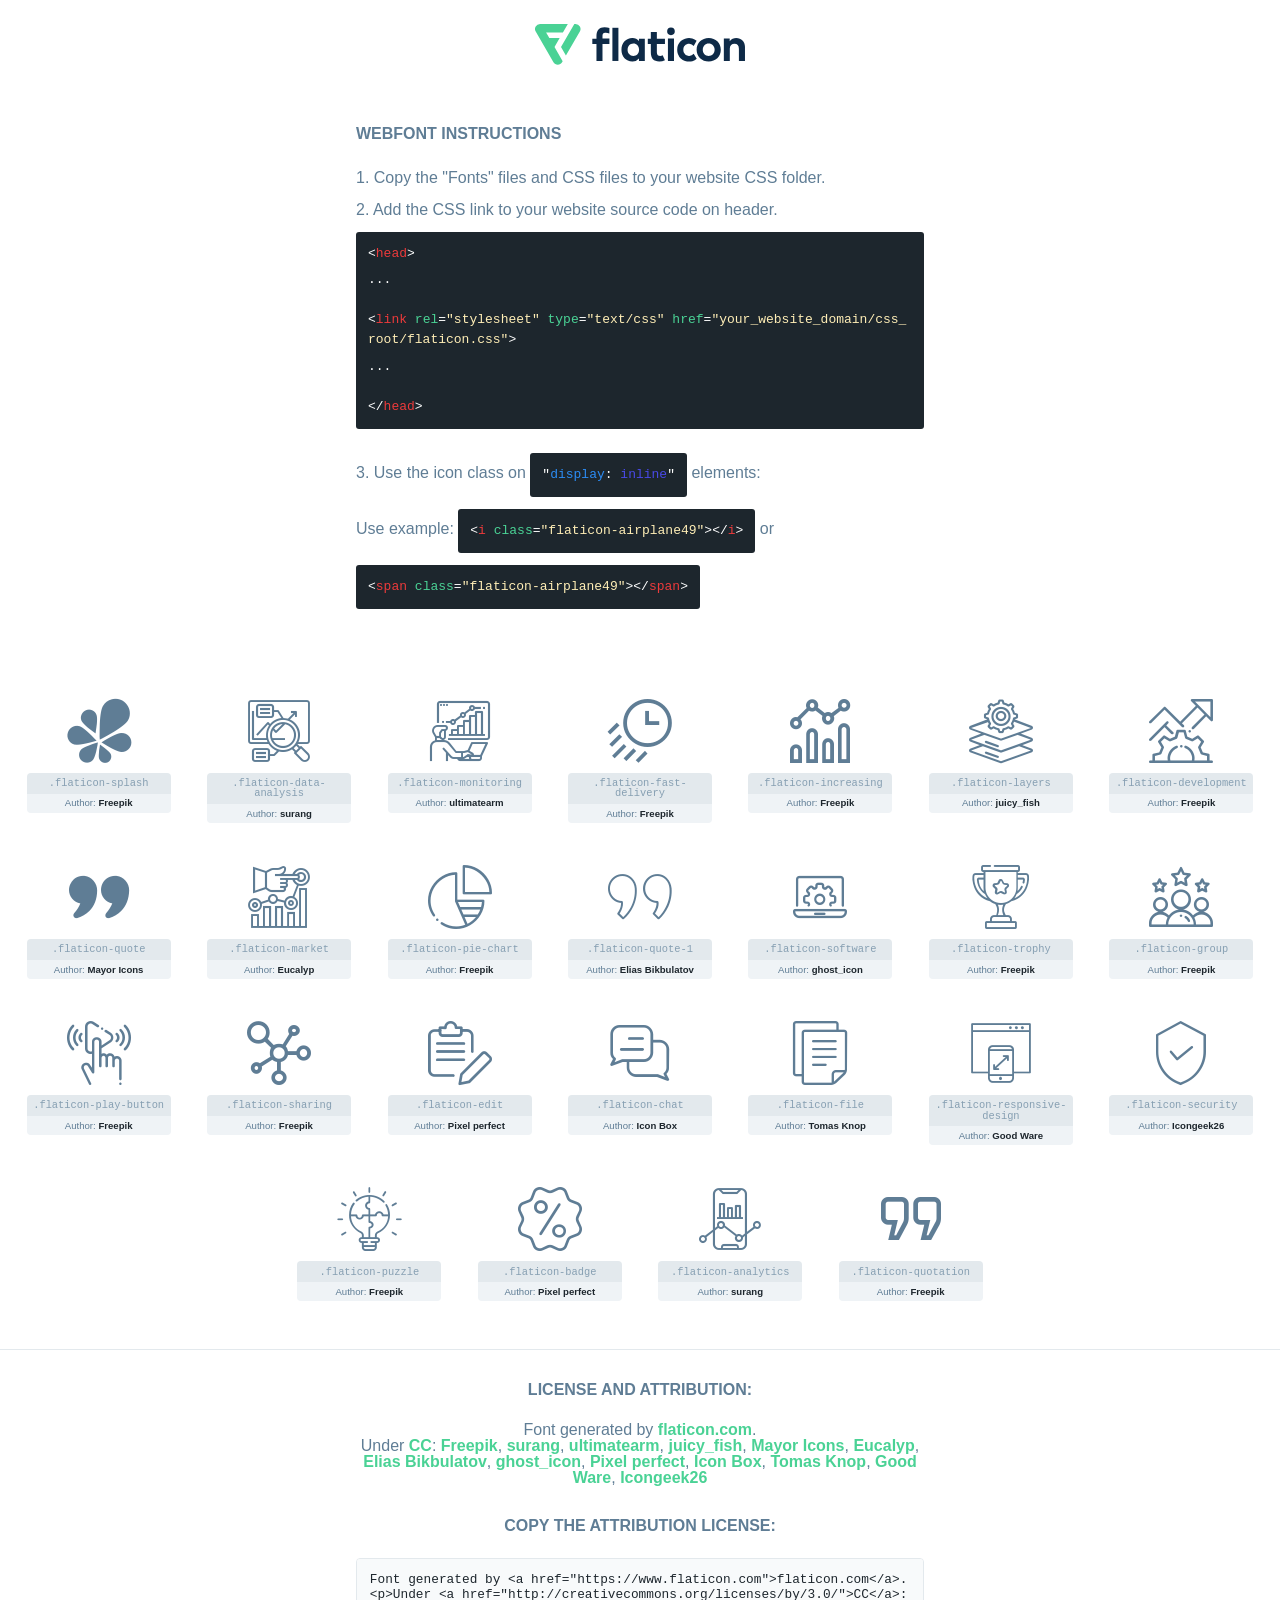
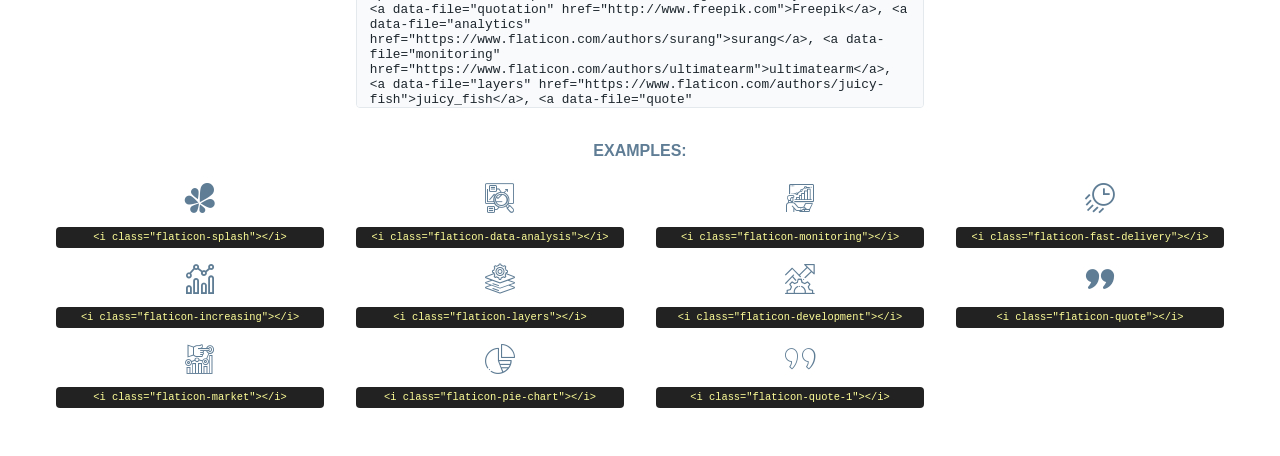
<file: assets/fonts/flaticon.html>
<!DOCTYPE html>
<html lang="en">
<head>
    <title>Flaticon Webfont</title>
    <link rel="stylesheet" type="text/css" href="flaticon.css"/>
    <meta charset="UTF-8">
    <style>
        html, body, div, span, applet, object, iframe,
        h1, h2, h3, h4, h5, h6, p, blockquote, pre,
        a, abbr, acronym, address, big, cite, code,
        del, dfn, em, img, ins, kbd, q, s, samp,
        small, strike, strong, sub, sup, tt, var,
        b, u, i, center,
        dl, dt, dd, ol, ul, li,
        fieldset, form, label, legend,
        table, caption, tbody, tfoot, thead, tr, th, td,
        article, aside, canvas, details, embed,
        figure, figcaption, footer, header, hgroup,
        menu, nav, output, ruby, section, summary,
        time, mark, audio, video {
            margin: 0;
            padding: 0;
            border: 0;
            font-size: 100%;
            font: inherit;
            vertical-align: baseline;
        }

        /* HTML5 display-role reset for older browsers */
        article, aside, details, figcaption, figure,
        footer, header, hgroup, menu, nav, section {
            display: block;
        }

        body {
            line-height: 1;
        }

        ol, ul {
            list-style: none;
        }

        blockquote, q {
            quotes: none;
        }

        blockquote:before, blockquote:after,
        q:before, q:after {
            content: '';
            content: none;
        }

        table {
            border-collapse: collapse;
            border-spacing: 0;
        }

        body {
            font-family: Helvetica, Arial, sans-serif;
            font-size: 16px;
            color: #5f7d95;
        }

        a {
            color: #4AD295;
            font-weight: bold;
            text-decoration: none;
        }

        * {
            -moz-box-sizing: border-box;
            -webkit-box-sizing: border-box;
            box-sizing: border-box;
            margin: 0;
            padding: 0;
        }

        [class^="flaticon-"]:before, [class*=" flaticon-"]:before, [class^="flaticon-"]:after, [class*=" flaticon-"]:after {
            font-family: Flaticon;
            font-size: 30px;
            font-style: normal;
            margin-left: 20px;
            color: #333;
        }

        .wrapper {
            max-width: 600px;
            margin: auto;
            padding: 0 1em;
        }

        .title {
            margin-bottom: 24px;
            text-transform: uppercase;
            font-weight: bold;
        }

        header {
            text-align: center;
            padding: 24px;
        }

        header .logo {
            width: 210px;
            height: auto;
            border: none;
            display: inline-block;
        }

        header strong {
            font-size: 28px;
            font-weight: 500;
            vertical-align: middle;
        }

        .demo {
            margin: 2em auto;
            line-height: 1.25em;
        }

        .demo ul li {
            margin-bottom: 12px;
        }

        .demo ul li code {
            background-color: #1D262D;
            border-radius: 3px;
            padding: 12px;
            display: inline-block;
            color: #fff;
            font-family: Consolas, Monaco, Lucida Console, Liberation Mono, DejaVu Sans Mono, Bitstream Vera Sans Mono, Courier New, monospace;
            font-weight: lighter;
            margin-top: 12px;
            font-size: 13px;
            word-break: break-all;
        }

        .demo ul li code .red {
            color: #EC3A3B;
        }

        .demo ul li code .green {
            color: #4AD295;
        }

        .demo ul li code .yellow {
            color: #FFEEB6;
        }

        .demo ul li code .blue {
            color: #2C8CF4;
        }

        .demo ul li code .purple {
            color: #4949E7;
        }

        .demo ul li code .dots {
            margin-top: 0.5em;
            display: block;
        }

        #glyphs {
            border-bottom: 1px solid #E3E9ED;
            padding: 2em 0;
            text-align: center;
        }

        .glyph {
            display: inline-block;
            width: 9em;
            margin: 1em;
            text-align: center;
            vertical-align: top;
            background: #FFF;
        }

        .glyph .flaticon {
            padding: 10px;
            display: block;
            font-family: "Flaticon";
            font-size: 64px;
            line-height: 1;
        }

        .glyph .flaticon:before {
            font-size: 64px;
            color: #5f7d95;
            margin-left: 0;
        }

        .class-name {
            font-size: 0.65em;
            background-color: #E3E9ED;
            color: #869FB2;
            border-radius: 4px 4px 0 0;
            padding: 0.5em;
            font-family: Consolas, Monaco, Lucida Console, Liberation Mono, DejaVu Sans Mono, Bitstream Vera Sans Mono, Courier New, monospace;
        }

        .author-name {
            font-size: 0.6em;
            background-color: #EFF3F6;
            border-top: 0;
            border-radius: 0 0 4px 4px;
            padding: 0.5em;
        }

        .author-name a {
            color: #1D262D;
        }

        .class-name:last-child {
            font-size: 10px;
            color: #888;
        }

        .class-name:last-child a {
            font-size: 10px;
            color: #555;
        }

        .glyph > input {
            display: block;
            width: 100px;
            margin: 5px auto;
            text-align: center;
            font-size: 12px;
            cursor: text;
        }

        .glyph > input.icon-input {
            font-family: "Flaticon";
            font-size: 16px;
            margin-bottom: 10px;
        }

        .attribution .title {
            margin-top: 2em;
        }

        .attribution textarea {
            background-color: #F8FAFB;
            color: #1D262D;
            padding: 1em;
            border: none;
            box-shadow: none;
            border: 1px solid #E3E9ED;
            border-radius: 4px;
            resize: none;
            width: 100%;
            height: 150px;
            font-size: 0.8em;
            font-family: Consolas, Monaco, Lucida Console, Liberation Mono, DejaVu Sans Mono, Bitstream Vera Sans Mono, Courier New, monospace;
            -webkit-appearance: none;
        }

        .attribution textarea:hover {
            border-color: #CFD9E0;
        }

        .attribution textarea:focus {
            border-color: #4AD295;
        }

        .iconsuse {
            margin: 2em auto;
            text-align: center;
            max-width: 1200px;
        }

        .iconsuse:after {
            content: '';
            display: table;
            clear: both;
        }

        .iconsuse .image {
            float: left;
            width: 25%;
            padding: 0 1em;
        }

        .iconsuse .image p {
            margin-bottom: 1em;
        }

        .iconsuse .image span {
            display: block;
            font-size: 0.65em;
            background-color: #222;
            color: #fff;
            border-radius: 4px;
            padding: 0.5em;
            color: #FFFF99;
            margin-top: 1em;
            font-family: Consolas, Monaco, Lucida Console, Liberation Mono, DejaVu Sans Mono, Bitstream Vera Sans Mono, Courier New, monospace;
        }

        .flaticon:before {
            color: #5f7d95;
        }

        #footer {
            text-align: center;
            background-color: #1D262D;
            color: #869FB2;
            padding: 12px;
            font-size: 14px;
        }

        #footer a {
            font-weight: normal;
        }

        @media (max-width: 960px) {
            .iconsuse .image {
                width: 50%;
            }
        }

        .preview {
            width: 100px;
            display: inline-block;
            margin: 10px;
        }

        .preview .inner {
            display: inline-block;
            width: 100%;
            text-align: center;
            background: #f5f5f5;
            -webkit-border-radius: 3px 3px 0 0;
            -moz-border-radius: 3px 3px 0 0;
            border-radius: 3px 3px 0 0;
        }

        .preview .inner  {
            line-height: 85px;
            font-size: 40px;
            color: #333;
        }

        .label {
            display: inline-block;
            width: 100%;
            box-sizing: border-box;
            padding: 5px;
            font-size: 10px;
            font-family: Monaco, monospace;
            color: #666;
            white-space: nowrap;
            overflow: hidden;
            text-overflow: ellipsis;
            background: #ddd;
            -webkit-border-radius: 0 0 3px 3px;
            -moz-border-radius: 0 0 3px 3px;
            border-radius: 0 0 3px 3px;
            color: #666;
        }
    </style>
</head>
<body>
    <header>
        <a href="https://www.flaticon.com/" target="_blank" class="logo">
            <svg xmlns="http://www.w3.org/2000/svg" viewBox="0 0 394.3 76.5">
                <path d="M156.6,69.4H145.3V7.1h11.3Z" style="fill:#0e2a47"/>
                <path d="M206.2,69.4h-11V64.8a15.4,15.4,0,0,1-12.6,5.7c-11.6,0-20.3-9.5-20.3-22.1s8.8-22.1,20.3-22.1a15.4,15.4,0,0,1,12.6,5.8V27.5h11Zm-32.4-21c0,6.4,4.2,11.6,10.8,11.6s10.8-4.9,10.8-11.6-4.4-11.6-10.8-11.6S173.9,42,173.9,48.4Z"
                      style="fill:#0e2a47"/>
                <path d="M262.5,13.7a7.2,7.2,0,0,1-14.4,0,7.2,7.2,0,1,1,14.4,0ZM261,69.4H249.6v-42H261Z"
                      style="fill:#0e2a47"/>
                <path id="_Trazado_" data-name="&lt;Trazado&gt;"
                      d="M139.6,17.8a16.6,16.6,0,0,0-8-1.4c-3.2.4-4.9,2-4.9,5.9v5.1h13V37.5h-13v32H115.4v-32h-7.8v-10h7.8V22.2c0-9.9,5.2-16.3,15-16.3a23.4,23.4,0,0,1,9.3,1.8Z"
                      style="fill:#0e2a47"/>
                <path d="M235.1,60c-3.5,0-6.3-1.9-6.3-7.1V37.5H244v-10H228.8V15H217.5V27.5h-5.7v10h5.7V53.7c0,10.9,5.3,16.8,15.7,16.8A22.9,22.9,0,0,0,244,68l-4.3-9.1A12.3,12.3,0,0,1,235.1,60Z"
                      style="fill:#0e2a47"/>
                <path d="M348.9,48.4c0,12.6-9.7,22.1-22.7,22.1s-22.7-9.4-22.7-22.1,9.6-22.1,22.7-22.1S348.9,35.8,348.9,48.4Zm-33.9,0c0,6.8,4.8,11.6,11.1,11.6s11.2-4.8,11.2-11.6-4.8-11.6-11.2-11.6S315.1,41.6,315.1,48.4Z"
                      style="fill:#0e2a47"/>
                <path d="M394.3,42.7V69.4H382.9V46.3c0-6.1-3-9.4-8.2-9.4s-8.9,3.2-8.9,9.5v23H354.6v-42h11v4.9c3-4.5,7.6-6.1,12.3-6.1C387.5,26.3,394.3,33,394.3,42.7Z"
                      style="fill:#0e2a47"/>
                <path d="M298,55.7h0a12.4,12.4,0,0,1-8.2,4.2h-.9l-1.8-.2a10,10,0,0,1-7.4-5.6,13.2,13.2,0,0,1-1.2-5.8,13,13,0,0,1,1.3-5.9,10.1,10.1,0,0,1,7.5-5.5h2.4a11.7,11.7,0,0,1,8.3,4.2l5.5-9.6a19.9,19.9,0,0,0-8.1-4.3,23.4,23.4,0,0,0-6.1-.8,25.2,25.2,0,0,0-7.5,1.1,20.9,20.9,0,0,0-8,4.6,21.9,21.9,0,0,0-6.8,16.4,21.9,21.9,0,0,0,6.7,16.3,20.9,20.9,0,0,0,8,4.6,25.2,25.2,0,0,0,7.7,1.2,23.6,23.6,0,0,0,6.2-.8,20,20,0,0,0,8.1-4.4Z"
                      style="fill:#0e2a47"/>
                <path d="M46.3,26.5H26.9L20.8,16H52.4L61.6,0H9.4A9.3,9.3,0,0,0,1.3,4.7a9.3,9.3,0,0,0,0,9.4L34.6,71.8a9.4,9.4,0,0,0,16.2,0l1.1-1.9L36.6,43.3Z"
                      style="fill:#4ad295"/>
                <path d="M84.2,4.7A9.3,9.3,0,0,0,76.1,0H73.8l-25,43.3,9.2,16L84.2,14A9.3,9.3,0,0,0,84.2,4.7Z"
                      style="fill:#4ad295"/>
            </svg>
        </a>
    </header>
    <section class="demo wrapper">

        <p class="title">Webfont Instructions</p>

        <ul>
            <li>
                <span class="num">1. </span>Copy the "Fonts" files and CSS files to your website CSS folder.
            </li>
            <li>
                <span class="num">2. </span>Add the CSS link to your website source code on header.
                <code class="big">
                    &lt;<span class="red">head</span>&gt;
                    <br/><span class="dots">...</span>
                    <br/>&lt;<span class="red">link</span> <span class="green">rel</span>=<span
                        class="yellow">"stylesheet"</span> <span class="green">type</span>=<span
                        class="yellow">"text/css"</span> <span class="green">href</span>=<span class="yellow">"your_website_domain/css_root/flaticon.css"</span>&gt;
                    <br/><span class="dots">...</span>
                    <br/>&lt;/<span class="red">head</span>&gt;
                </code>
            </li>

            <li>
                <p>
                    <span class="num">3. </span>Use the icon class on <code>"<span class="blue">display</span>:<span
                        class="purple"> inline</span>"</code> elements:
                    <br/>
                    Use example: <code>&lt;<span class="red">i</span> <span class="green">class</span>=<span class="yellow">&quot;flaticon-airplane49&quot;</span>&gt;&lt;/<span
                        class="red">i</span>&gt;</code> or <code>&lt;<span class="red">span</span> <span
                        class="green">class</span>=<span class="yellow">&quot;flaticon-airplane49&quot;</span>&gt;&lt;/<span
                        class="red">span</span>&gt;</code>
            </li>
        </ul>

    </section>
    <section id="glyphs">
            <div class="glyph">
                <i class="flaticon flaticon-splash"></i>
                <div class="class-name">.flaticon-splash</div>
                <div class="author-name">Author: <a data-file="splash" href="http://www.freepik.com">Freepik</a> </div>
            </div>

            <div class="glyph">
                <i class="flaticon flaticon-data-analysis"></i>
                <div class="class-name">.flaticon-data-analysis</div>
                <div class="author-name">Author: <a data-file="data-analysis" href="https://www.flaticon.com/authors/surang">surang</a> </div>
            </div>

            <div class="glyph">
                <i class="flaticon flaticon-monitoring"></i>
                <div class="class-name">.flaticon-monitoring</div>
                <div class="author-name">Author: <a data-file="monitoring" href="https://www.flaticon.com/authors/ultimatearm">ultimatearm</a> </div>
            </div>

            <div class="glyph">
                <i class="flaticon flaticon-fast-delivery"></i>
                <div class="class-name">.flaticon-fast-delivery</div>
                <div class="author-name">Author: <a data-file="fast-delivery" href="http://www.freepik.com">Freepik</a> </div>
            </div>

            <div class="glyph">
                <i class="flaticon flaticon-increasing"></i>
                <div class="class-name">.flaticon-increasing</div>
                <div class="author-name">Author: <a data-file="increasing" href="http://www.freepik.com">Freepik</a> </div>
            </div>

            <div class="glyph">
                <i class="flaticon flaticon-layers"></i>
                <div class="class-name">.flaticon-layers</div>
                <div class="author-name">Author: <a data-file="layers" href="https://www.flaticon.com/authors/juicy-fish">juicy_fish</a> </div>
            </div>

            <div class="glyph">
                <i class="flaticon flaticon-development"></i>
                <div class="class-name">.flaticon-development</div>
                <div class="author-name">Author: <a data-file="development" href="http://www.freepik.com">Freepik</a> </div>
            </div>

            <div class="glyph">
                <i class="flaticon flaticon-quote"></i>
                <div class="class-name">.flaticon-quote</div>
                <div class="author-name">Author: <a data-file="quote" href="https://www.flaticon.com/authors/mayor-icons">Mayor Icons</a> </div>
            </div>

            <div class="glyph">
                <i class="flaticon flaticon-market"></i>
                <div class="class-name">.flaticon-market</div>
                <div class="author-name">Author: <a data-file="market" href="https://www.flaticon.com/authors/eucalyp">Eucalyp</a> </div>
            </div>

            <div class="glyph">
                <i class="flaticon flaticon-pie-chart"></i>
                <div class="class-name">.flaticon-pie-chart</div>
                <div class="author-name">Author: <a data-file="pie-chart" href="http://www.freepik.com">Freepik</a> </div>
            </div>

            <div class="glyph">
                <i class="flaticon flaticon-quote-1"></i>
                <div class="class-name">.flaticon-quote-1</div>
                <div class="author-name">Author: <a data-file="quote-1" href="https://www.flaticon.com/authors/elias-bikbulatov">Elias Bikbulatov</a> </div>
            </div>

            <div class="glyph">
                <i class="flaticon flaticon-software"></i>
                <div class="class-name">.flaticon-software</div>
                <div class="author-name">Author: <a data-file="software" href="https://www.flaticon.com/authors/ghost-icon">ghost_icon</a> </div>
            </div>

            <div class="glyph">
                <i class="flaticon flaticon-trophy"></i>
                <div class="class-name">.flaticon-trophy</div>
                <div class="author-name">Author: <a data-file="trophy" href="http://www.freepik.com">Freepik</a> </div>
            </div>

            <div class="glyph">
                <i class="flaticon flaticon-group"></i>
                <div class="class-name">.flaticon-group</div>
                <div class="author-name">Author: <a data-file="group" href="http://www.freepik.com">Freepik</a> </div>
            </div>

            <div class="glyph">
                <i class="flaticon flaticon-play-button"></i>
                <div class="class-name">.flaticon-play-button</div>
                <div class="author-name">Author: <a data-file="play-button" href="http://www.freepik.com">Freepik</a> </div>
            </div>

            <div class="glyph">
                <i class="flaticon flaticon-sharing"></i>
                <div class="class-name">.flaticon-sharing</div>
                <div class="author-name">Author: <a data-file="sharing" href="http://www.freepik.com">Freepik</a> </div>
            </div>

            <div class="glyph">
                <i class="flaticon flaticon-edit"></i>
                <div class="class-name">.flaticon-edit</div>
                <div class="author-name">Author: <a data-file="edit" href="https://www.flaticon.com/authors/pixel-perfect">Pixel perfect</a> </div>
            </div>

            <div class="glyph">
                <i class="flaticon flaticon-chat"></i>
                <div class="class-name">.flaticon-chat</div>
                <div class="author-name">Author: <a data-file="chat" href="https://www.flaticon.com/authors/icon-box">Icon Box</a> </div>
            </div>

            <div class="glyph">
                <i class="flaticon flaticon-file"></i>
                <div class="class-name">.flaticon-file</div>
                <div class="author-name">Author: <a data-file="file" href="https://www.flaticon.com/authors/tomas-knop">Tomas Knop</a> </div>
            </div>

            <div class="glyph">
                <i class="flaticon flaticon-responsive-design"></i>
                <div class="class-name">.flaticon-responsive-design</div>
                <div class="author-name">Author: <a data-file="responsive-design" href="https://www.flaticon.com/authors/good-ware">Good Ware</a> </div>
            </div>

            <div class="glyph">
                <i class="flaticon flaticon-security"></i>
                <div class="class-name">.flaticon-security</div>
                <div class="author-name">Author: <a data-file="security" href="https://www.flaticon.com/authors/icongeek26">Icongeek26</a> </div>
            </div>

            <div class="glyph">
                <i class="flaticon flaticon-puzzle"></i>
                <div class="class-name">.flaticon-puzzle</div>
                <div class="author-name">Author: <a data-file="puzzle" href="http://www.freepik.com">Freepik</a> </div>
            </div>

            <div class="glyph">
                <i class="flaticon flaticon-badge"></i>
                <div class="class-name">.flaticon-badge</div>
                <div class="author-name">Author: <a data-file="badge" href="https://www.flaticon.com/authors/pixel-perfect">Pixel perfect</a> </div>
            </div>

            <div class="glyph">
                <i class="flaticon flaticon-analytics"></i>
                <div class="class-name">.flaticon-analytics</div>
                <div class="author-name">Author: <a data-file="analytics" href="https://www.flaticon.com/authors/surang">surang</a> </div>
            </div>

            <div class="glyph">
                <i class="flaticon flaticon-quotation"></i>
                <div class="class-name">.flaticon-quotation</div>
                <div class="author-name">Author: <a data-file="quotation" href="http://www.freepik.com">Freepik</a> </div>
            </div>

    </section>

    <section class="attribution wrapper"   style="text-align:center;">

        <div class="title">License and attribution:</div><div class="attrDiv">Font generated by <a href="https://www.flaticon.com">flaticon.com</a>. <div><p>Under <a href="http://creativecommons.org/licenses/by/3.0/">CC</a>: <a data-file="quotation" href="http://www.freepik.com">Freepik</a>, <a data-file="analytics" href="https://www.flaticon.com/authors/surang">surang</a>, <a data-file="monitoring" href="https://www.flaticon.com/authors/ultimatearm">ultimatearm</a>, <a data-file="layers" href="https://www.flaticon.com/authors/juicy-fish">juicy_fish</a>, <a data-file="quote" href="https://www.flaticon.com/authors/mayor-icons">Mayor Icons</a>, <a data-file="market" href="https://www.flaticon.com/authors/eucalyp">Eucalyp</a>, <a data-file="quote-1" href="https://www.flaticon.com/authors/elias-bikbulatov">Elias Bikbulatov</a>, <a data-file="software" href="https://www.flaticon.com/authors/ghost-icon">ghost_icon</a>, <a data-file="badge" href="https://www.flaticon.com/authors/pixel-perfect">Pixel perfect</a>, <a data-file="chat" href="https://www.flaticon.com/authors/icon-box">Icon Box</a>, <a data-file="file" href="https://www.flaticon.com/authors/tomas-knop">Tomas Knop</a>, <a data-file="responsive-design" href="https://www.flaticon.com/authors/good-ware">Good Ware</a>, <a data-file="security" href="https://www.flaticon.com/authors/icongeek26">Icongeek26</a></p>  </div>
        </div>
        <div class="title">Copy the Attribution License:</div>

        <textarea onclick="this.focus();this.select();">Font generated by &lt;a href=&quot;https://www.flaticon.com&quot;&gt;flaticon.com&lt;/a&gt;. <p>Under <a href="http://creativecommons.org/licenses/by/3.0/">CC</a>: <a data-file="quotation" href="http://www.freepik.com">Freepik</a>, <a data-file="analytics" href="https://www.flaticon.com/authors/surang">surang</a>, <a data-file="monitoring" href="https://www.flaticon.com/authors/ultimatearm">ultimatearm</a>, <a data-file="layers" href="https://www.flaticon.com/authors/juicy-fish">juicy_fish</a>, <a data-file="quote" href="https://www.flaticon.com/authors/mayor-icons">Mayor Icons</a>, <a data-file="market" href="https://www.flaticon.com/authors/eucalyp">Eucalyp</a>, <a data-file="quote-1" href="https://www.flaticon.com/authors/elias-bikbulatov">Elias Bikbulatov</a>, <a data-file="software" href="https://www.flaticon.com/authors/ghost-icon">ghost_icon</a>, <a data-file="badge" href="https://www.flaticon.com/authors/pixel-perfect">Pixel perfect</a>, <a data-file="chat" href="https://www.flaticon.com/authors/icon-box">Icon Box</a>, <a data-file="file" href="https://www.flaticon.com/authors/tomas-knop">Tomas Knop</a>, <a data-file="responsive-design" href="https://www.flaticon.com/authors/good-ware">Good Ware</a>, <a data-file="security" href="https://www.flaticon.com/authors/icongeek26">Icongeek26</a></p> 
        </textarea>

    </section>

    <section class="iconsuse">

        <div class="title">Examples:</div>
            <div class="image">
                <p>
                    <i class="flaticon flaticon-splash"></i>
                    <span>&lt;i class=&quot;flaticon-splash&quot;&gt;&lt;/i&gt;</span>
                </p>
            </div>
            <div class="image">
                <p>
                    <i class="flaticon flaticon-data-analysis"></i>
                    <span>&lt;i class=&quot;flaticon-data-analysis&quot;&gt;&lt;/i&gt;</span>
                </p>
            </div>
            <div class="image">
                <p>
                    <i class="flaticon flaticon-monitoring"></i>
                    <span>&lt;i class=&quot;flaticon-monitoring&quot;&gt;&lt;/i&gt;</span>
                </p>
            </div>
            <div class="image">
                <p>
                    <i class="flaticon flaticon-fast-delivery"></i>
                    <span>&lt;i class=&quot;flaticon-fast-delivery&quot;&gt;&lt;/i&gt;</span>
                </p>
            </div>
            <div class="image">
                <p>
                    <i class="flaticon flaticon-increasing"></i>
                    <span>&lt;i class=&quot;flaticon-increasing&quot;&gt;&lt;/i&gt;</span>
                </p>
            </div>
            <div class="image">
                <p>
                    <i class="flaticon flaticon-layers"></i>
                    <span>&lt;i class=&quot;flaticon-layers&quot;&gt;&lt;/i&gt;</span>
                </p>
            </div>
            <div class="image">
                <p>
                    <i class="flaticon flaticon-development"></i>
                    <span>&lt;i class=&quot;flaticon-development&quot;&gt;&lt;/i&gt;</span>
                </p>
            </div>
            <div class="image">
                <p>
                    <i class="flaticon flaticon-quote"></i>
                    <span>&lt;i class=&quot;flaticon-quote&quot;&gt;&lt;/i&gt;</span>
                </p>
            </div>
            <div class="image">
                <p>
                    <i class="flaticon flaticon-market"></i>
                    <span>&lt;i class=&quot;flaticon-market&quot;&gt;&lt;/i&gt;</span>
                </p>
            </div>
            <div class="image">
                <p>
                    <i class="flaticon flaticon-pie-chart"></i>
                    <span>&lt;i class=&quot;flaticon-pie-chart&quot;&gt;&lt;/i&gt;</span>
                </p>
            </div>
            <div class="image">
                <p>
                    <i class="flaticon flaticon-quote-1"></i>
                    <span>&lt;i class=&quot;flaticon-quote-1&quot;&gt;&lt;/i&gt;</span>
                </p>
            </div>
            <div
</file>
<file: assets/css/flaticon.css>
@font-face {
    font-family: "flaticon";
    src: url("../fonts/flaticon.ttf?98353b5e9709cae8aa6e7f88df8a78aa") format("truetype"),
url("../fonts/flaticon.woff?98353b5e9709cae8aa6e7f88df8a78aa") format("woff"),
url("../fonts/flaticon.woff2?98353b5e9709cae8aa6e7f88df8a78aa") format("woff2"),
url("../fonts/flaticon.eot?98353b5e9709cae8aa6e7f88df8a78aa#iefix") format("embedded-opentype"),
url("../fonts/flaticon.svg?98353b5e9709cae8aa6e7f88df8a78aa#flaticon") format("svg");
}

i[class^="flaticon-"]:before, i[class*=" flaticon-"]:before {
    font-family: flaticon !important;
    font-style: normal;
    font-weight: normal !important;
    font-variant: normal;
    text-transform: none;
    line-height: 1;
    -webkit-font-smoothing: antialiased;
    -moz-osx-font-smoothing: grayscale;
}

.flaticon-splash:before {
    content: "\f101";
}
.flaticon-data-analysis:before {
    content: "\f102";
}
.flaticon-monitoring:before {
    content: "\f103";
}
.flaticon-fast-delivery:before {
    content: "\f104";
}
.flaticon-increasing:before {
    content: "\f105";
}
.flaticon-layers:before {
    content: "\f106";
}
.flaticon-development:before {
    content: "\f107";
}
.flaticon-quote:before {
    content: "\f108";
}
.flaticon-market:before {
    content: "\f109";
}
.flaticon-pie-chart:before {
    content: "\f10a";
}
.flaticon-quote-1:before {
    content: "\f10b";
}
.flaticon-software:before {
    content: "\f10c";
}
.flaticon-trophy:before {
    content: "\f10d";
}
.flaticon-group:before {
    content: "\f10e";
}
.flaticon-play-button:before {
    content: "\f10f";
}
.flaticon-sharing:before {
    content: "\f110";
}
.flaticon-edit:before {
    content: "\f111";
}
.flaticon-chat:before {
    content: "\f112";
}
.flaticon-file:before {
    content: "\f113";
}
.flaticon-responsive-design:before {
    content: "\f114";
}
.flaticon-security:before {
    content: "\f115";
}
.flaticon-puzzle:before {
    content: "\f116";
}
.flaticon-badge:before {
    content: "\f117";
}
.flaticon-analytics:before {
    content: "\f118";
}
.flaticon-quotation:before {
    content: "\f119";
}
</file>
<file: assets/css/nice-select.css>
.nice-select {
  -webkit-tap-highlight-color: transparent;
  background-color: #fff;
  border-radius: 5px;
  border: solid 1px #e8e8e8;
  box-sizing: border-box;
  clear: both;
  cursor: pointer;
  display: block;
  float: left;
  font-family: inherit;
  font-size: 14px;
  font-weight: normal;
  height: 42px;
  line-height: 40px;
  outline: none;
  padding-left: 18px;
  padding-right: 30px;
  position: relative;
  text-align: left !important;
  -webkit-transition: all 0.2s ease-in-out;
  transition: all 0.2s ease-in-out;
  -webkit-user-select: none;
     -moz-user-select: none;
      -ms-user-select: none;
          user-select: none;
  white-space: nowrap;
  width: auto; }
  .nice-select:hover {
    border-color: #dbdbdb; }
  .nice-select:active, .nice-select.open, .nice-select:focus {
    border-color: #999; }
  .nice-select:after {
    border-bottom: 2px solid #999;
    border-right: 2px solid #999;
    content: '';
    display: block;
    height: 5px;
    margin-top: -4px;
    pointer-events: none;
    position: absolute;
    right: 12px;
    top: 50%;
    -webkit-transform-origin: 66% 66%;
        -ms-transform-origin: 66% 66%;
            transform-origin: 66% 66%;
    -webkit-transform: rotate(45deg);
        -ms-transform: rotate(45deg);
            transform: rotate(45deg);
    -webkit-transition: all 0.15s ease-in-out;
    transition: all 0.15s ease-in-out;
    width: 5px; }
  .nice-select.open:after {
    -webkit-transform: rotate(-135deg);
        -ms-transform: rotate(-135deg);
            transform: rotate(-135deg); }
  .nice-select.open .list {
    opacity: 1;
    pointer-events: auto;
    -webkit-transform: scale(1) translateY(0);
        -ms-transform: scale(1) translateY(0);
            transform: scale(1) translateY(0); }
  .nice-select.disabled {
    border-color: #ededed;
    color: #999;
    pointer-events: none; }
    .nice-select.disabled:after {
      border-color: #cccccc; }
  .nice-select.wide {
    width: 100%; }
    .nice-select.wide .list {
      left: 0 !important;
      right: 0 !important; }
  .nice-select.right {
    float: right; }
    .nice-select.right .list {
      left: auto;
      right: 0; }
  .nice-select.small {
    font-size: 12px;
    height: 36px;
    line-height: 34px; }
    .nice-select.small:after {
      height: 4px;
      width: 4px; }
    .nice-select.small .option {
      line-height: 34px;
      min-height: 34px; }
  .nice-select .list {
    background-color: #fff;
    border-radius: 5px;
    box-shadow: 0 0 0 1px rgba(68, 68, 68, 0.11);
    box-sizing: border-box;
    margin-top: 4px;
    opacity: 0;
    overflow: hidden;
    padding: 0;
    pointer-events: none;
    position: absolute;
    top: 100%;
    left: 0;
    -webkit-transform-origin: 50% 0;
        -ms-transform-origin: 50% 0;
            transform-origin: 50% 0;
    -webkit-transform: scale(0.75) translateY(-21px);
        -ms-transform: scale(0.75) translateY(-21px);
            transform: scale(0.75) translateY(-21px);
    -webkit-transition: all 0.2s cubic-bezier(0.5, 0, 0, 1.25), opacity 0.15s ease-out;
    transition: all 0.2s cubic-bezier(0.5, 0, 0, 1.25), opacity 0.15s ease-out;
    z-index: 9; }
    .nice-select .list:hover .option:not(:hover) {
      background-color: transparent !important; }
  .nice-select .option {
    cursor: pointer;
    font-weight: 400;
    line-height: 40px;
    list-style: none;
    min-height: 40px;
    outline: none;
    padding-left: 18px;
    padding-right: 29px;
    text-align: left;
    -webkit-transition: all 0.2s;
    transition: all 0.2s; }
    .nice-select .option:hover, .nice-select .option.focus, .nice-select .option.selected.focus {
      background-color: #f6f6f6; }
    .nice-select .option.selected {
      font-weight: bold; }
    .nice-select .option.disabled {
      background-color: transparent;
      color: #999;
      cursor: default; }

.no-csspointerevents .nice-select .list {
  display: none; }

.no-csspointerevents .nice-select.open .list {
  display: block; }
</file>
<file: assets/css/menu.css>
/****************************************************** */
/******************  Main Header style **************** */
/****************************************************** */
.main-header {
    position: absolute;
    left: 0px;
    top: 0px;
    z-index: 999;
    width: 100%;
    -webkit-transition: all 500ms ease;
    transition: all 500ms ease;
}

.header-top p {
    font-size: 18px;
    margin-bottom: 0;
    font-weight: 500;
}

.header-left-shape {
    position: absolute;
    left: 15%;
    top: 0;
    z-index: -1;
    max-width: 5%;
}

.header-right-shape {
    position: absolute;
    right: 15%;
    top: 10px;
    z-index: -1;
    max-width: 5%;
}

.main-header .header-upper {
    position: relative;
    z-index: 5;
    width: 100%;
    left: 0;
    top: 0;
    -webkit-transition: all 500ms ease;
    transition: all 500ms ease;
}

.fixed-header .header-upper {
    top: 0;
    position: fixed;
    background: white;
    animation: sticky 1s;
    -webkit-animation: sticky 1s;
    box-shadow: 0px 0px 30px 0px rgb(87 95 245 / 10%);
    -webkit-box-shadow: 0px 0px 30px 0px rgb(87 95 245 / 10%);
}

.fixed-header .header-inner {
    border-bottom: none;
    padding-top: 10px;
    padding-bottom: 10px;
}

.header-inner {
    display: flex;
    position: relative;
    align-items: center;
    justify-content: space-between;
    border-bottom: 1px solid var(--border-color)
}

.main-header .logo {
    position: relative;
    z-index: 9;
}

/** Header Main Menu */
.main-menu .navbar-collapse {
    padding: 0px;
    margin-left: 40px;
}

.main-menu .navigation > li {
    float: left;
    display: flex;
    align-items: center;
    padding-top: 15px;
    padding-bottom: 15px;
}

.main-menu .navigation li.dropdown .dropdown-btn {
    margin-left: 7px;
}

.main-menu .navigation li a {
    position: relative;
    display: block;
    font-size: 18px;
    opacity: 1;
    font-weight: 600;
    text-transform: capitalize;
    transition: all 500ms ease;
}

.main-menu .navigation > li > a {
    margin-left: 30px;
}

.main-menu .navigation > li > a:after {
    position: absolute;
    content: '';
    height: 1px;
    top: 100%;
    left: 0;
    width: 0;
    transition: 0.5s;
    background: var(--primary-color);
}

.main-menu .navigation > li.current > a:after,
.main-menu .navigation > li:hover > a:after {
    width: 100%;
}

.main-menu .navigation li .megamenu {
    position: absolute;
    left: 0px;
    top: 100%;
    width: 100%;
    z-index: 100;
    display: none;
    padding: 20px 0;
    background: #ffffff;
    -webkit-box-shadow: 2px 2px 5px 1px rgba(0, 0, 0, 0.05), -2px 0px 5px 1px rgba(0, 0, 0, 0.05);
    box-shadow: 2px 2px 5px 1px rgba(0, 0, 0, 0.05), -2px 0px 5px 1px rgba(0, 0, 0, 0.05);
}

.main-menu .navigation li .megamenu:after {
    display: block;
    clear: both;
    content: "";
}

.main-menu .navigation li .megamenu ul {
    display: block;
    position: relative;
    top: 0;
    width: 100%;
    -webkit-box-shadow: none;
    box-shadow: none;
}

.main-menu .navigation li ul {
    position: absolute;
    left: 0;
    top: 100%;
    min-width: 200px;
    z-index: 100;
    display: none;
    border-radius: 5px;
    background: #ffffff;
    -webkit-box-shadow: 2px 2px 5px 1px rgba(0, 0, 0, 0.05), -2px 0px 5px 1px rgba(0, 0, 0, 0.05);
    box-shadow: 2px 2px 5px 1px rgba(0, 0, 0, 0.05), -2px 0px 5px 1px rgba(0, 0, 0, 0.05);
}

.main-menu .navigation li ul li {
    width: 100%;
    padding: 5px 20px;
    border-bottom: 1px solid #f2f2f2;
}

.main-menu .navigation li ul li:last-child {
    border-bottom: none;
}

.main-menu .navigation li ul li a {
    padding: 5px 0px;
    font-size: 16px;
    font-weight: 500;
    line-height: 24px;
    text-transform: capitalize;
}

.main-menu .navigation li ul li ul {
    left: 100%;
    top: 0%;
}

.main-menu .navbar-header {
    display: none;
}

.main-menu .navbar-header .navbar-toggle {
    cursor: pointer;
    background: transparent;
}

.main-menu .navbar-header .navbar-toggle .icon-bar {
    width: 30px;
    margin: 6px 0;
}

.icon-bar {
    height: 3px;
    width: 23px;
    display: block;
    margin: 4px auto;
    border-radius: 2px;
    background: var(--primary-color);
}

.menu-right .nice-select {
    border: none;
    font-size: 18px;
    font-weight: 600;
    margin-left: 30px;
    margin-right: 30px;
    padding: 0 25px 0 10px;
}

.menu-right .nice-select:hover {
    background: transparent;
    border: none;
}

.menu-right .nice-select:after {
    height: 8px;
    width: 8px;
    margin-top: -7px;
    border-width: 1px;
    border-color: black;
}

.menu-right .theme-btn {
    padding-top: 8px;
    padding-bottom: 8px;
}

/*Nav Search*/
.nav-search {
    line-height: 1;
    position: relative;
    padding-right: 30px;
    border-right: 2px solid var(--border-color);
}

.nav-search button {
    background: transparent;
}

.nav-search form {
    position: absolute;
    width: 320px;
    top: 30px;
    right: 0;
    z-index: 777;
    background-color: #fff;
    border: 1px solid var(--border-color);
    box-shadow: 0 5px 20px rgba(0, 0, 0, 0.1);
}

.nav-search form input {
    border: none;
    height: 66px;
}

.nav-search form.hide {
    display: none;
}

.nav-search form button {
    position: absolute;
    width: 50px;
    right: 0;
    top: 0;
    height: 100%;
    color: #6e6e6e;
    cursor: pointer;
    background: #fff;
    border-left: 1px solid #dedede;
}

/* Header Two */
.header-two .container {
    max-width: 1720px;
}

.header-two .nav-search,
.header-two .header-inner {
    border-color: #4b84fa;
}

.header-two.fixed-header .header-upper {
    background: var(--primary-color);
    box-shadow: 0px 0px 30px 0px rgb(0, 0, 0, 0.1);
}

.header-two .main-menu .navbar-collapse {
    margin-left: 0;
}

.header-two .navigation > li:first-child > a {
    margin-left: 0;
}

.header-two .navigation > li > a,
.header-two .navigation > li > .dropdown-btn {
    color: white;
}

.header-two .navigation > li > a:after {
    background: white;
}

.header-two .nav-search > button,
.header-two .nice-select .current {
    color: white;
}

.header-two .nice-select:after {
    border-color: white;
}

.header-three .container {
    max-width: 1880px;
}

.header-three .main-menu .navbar-collapse {
    margin-right: 40px;
}

.header-three .nav-search {
    border: none;
}

.header-three .nav-search button {
    padding: 5px;
}

.header-three .menu-right .login {
    margin-right: 30px;
    font-weight: 600;
    font-size: 18px;
}

.header-three .menu-right .login i {
    margin-left: 5px;
    font-size: 14px;
}

/* Mobile Menu */
@media only screen and (max-width: 991px) {
    .logo-outer {
        display: none;
    }
    .header-inner {
        display: block;
    }
    .main-menu {
        width: 100%;
    }
    .main-menu .navbar-header {
        display: flex;
        align-items: center;
        justify-content: space-between;
    }
    .main-menu .navigation {
        overflow: auto;
        max-height: 330px;
        padding-top: 25px;
        background: white;
    }
    .main-menu .navbar-collapse {
        background: white;
    }
    .main-menu .navigation li {
        float: none;
        display: block;
        padding: 3px 0;
        border-top: 1px solid #f3f3f3;
    }
    .main-menu .navigation > li:last-child {
        border-bottom: 1px solid #f3f3f3;
    }
    .main-menu .navigation li.dropdown .dropdown-btn {
        position: absolute;
        right: 10px;
        top: 0;
        width: 50px;
        height: 38px;
        cursor: pointer;
        line-height: 40px;
        text-align: center;
        border-left: 1px solid #f3f3f3;
    }
    .main-menu .navigation li a {
        padding: 5px 20px;
        line-height: 22px;
        width: 100%;
        margin: 0;
        font-size: 15px;
        letter-spacing: 1px;
        border-width: 4px 0 4px;
        text-transform: capitalize;
    }
    .main-menu .navigation li .megamenu {
        position: relative;
        -webkit-box-shadow: none;
        box-shadow: none;
        width: 100%;
    }
    .main-menu .navigation li .megamenu .container {
        max-width: 100%;
    }

    .main-menu .navigation li .megamenu .row {
        margin: 0px;
    }
    .main-menu .navigation li ul {
        position: relative;
        display: none;
        width: 100%;
        -webkit-box-shadow: none;
        box-shadow: none;
        background: transparent;
    }
    .main-menu .navigation li ul:after {
        display: block;
        clear: both;
        content: "";
    }
    .main-menu .navigation li ul li {
        padding: 0 20px;
        border-bottom: none;
    }
    .main-menu .navigation li ul li a {
        padding: 8px 10px;
        line-height: 22px;
    }
    .main-menu .navigation li.dropdown li.dropdown .dropdown-btn {
        right: 20px;
    }
    .main-menu .navigation li ul li ul {
        left: auto;
    }
    .main-menu .navigation li a:after,
    .main-menu .navigation li a:before {
        display: none;
    }
    .header-two .header-upper {
        background: var(--primary-color);
        box-shadow: 0px 0px 30px 0px rgba(0, 0, 0, 0.1);
    }
    .header-two .header-inner,
    .header-two .main-menu .navigation,
    .header-two .main-menu .navbar-collapse {
        background: transparent;
    }
    .header-two .icon-bar {
        background: white;
    }
    .header-two .main-menu .navigation li,
    .header-two .main-menu .navigation li.dropdown .dropdown-btn {
        border-color: #f3f3f333;
    }
    .header-two .main-menu .navigation li ul li a {
        color: white;
    }
    .main-header.header-three {
        background: white;
    }
    
}
</file>
<file: assets/css/style.css>
@charset "UTF-8";
/*-----------------------------------------------------------------------------------
    Template Name: Sland - softare landing HTML Template
    Author: wordpressriver

    Version: 1.0

    Note: This is Main Style CSS File.
-----------------------------------------------------------------------------------
	CSS INDEX
	===================
    01. Default CSS
    02. Common Class
    03. Hero Section
    04. Page Banner
    05. Partner Section
    06. Solutions
    07. About Section
    08. Counter Section
    09. Features Section
    10. Service Section
    11. Newsletter Area
    12. Feedback Area
    13. Project Area
    14. Blog Area
    15. Blog Details
    16. Sidebar Widgets
    17. Pricing Section
    18. Team Members
    19. Contact Area
    20. Dashboard Screenshot
    21. Footer Area
    22. Custom Animations
    23. Dark Version
-----------------------------------------------------------------------------------*/

/****************************************************** */
/******************** 01. Default CSS ***************** */
/****************************************************** */
* {
    margin: 0;
    padding: 0;
    border: none;
    outline: none;
    -webkit-box-shadow: none;
    box-shadow: none;
}

:root {
    scroll-behavior: auto;
    --base-color: #5b5675;
    --heading-color: #141125;
    --primary-color: #cb6ce6;
    --light-color: #f8f7fc;
    --yellow-color: #ffc800;
    --border-color: #edebfd;
    --base-font: 'Inter', sans-serif;
    --heading-font: 'Poppins', sans-serif;
}

.home-two {
    --primary-color: #017EFF;
}

.home-two .sub-title {
    background: #edf6ff;
}

.home-two .text-white .sub-title {
    background: #2187fe;
}

.home-two .section-title h2 span {
    background-image: url(../images/shapes/section-title-circle-yellow.png);
}

body {
    color: var(--base-color);
    background-color: #f1f1f1 !important;
    font-size: 16px;
    font-weight: 400;
    line-height: 33px;
    font-family: var(--base-font);
}

a {
    color: var(--base-color);
    cursor: pointer;
    outline: none;
    -webkit-transition: 0.5s;
    transition: 0.5s;
    text-decoration: none;
}

a:focus,
a:visited {
    text-decoration: none;
    outline: none;
}

a:hover {
    text-decoration: none;
    color: var(--primary-color);
}

h1,
h2,
h3,
h4,
h5,
h6 {
    font-weight: 600;
    font-family: var(--heading-font);
}

h1,
h2,
h3,
h4,
h5,
h6,
h1 a,
h2 a,
h3 a,
h4 a,
h5 a,
h6 a {
    color: var(--heading-color);
}

.text-white h1,
.text-white h2,
.text-white h3,
.text-white h4,
.text-white h5,
.text-white h6,
.text-white h1 a,
.text-white h2 a,
.text-white h3 a,
.text-white h4 a,
.text-white h5 a,
.text-white h6 a,
.text-white.section-title h2 span {
    color: #ffffff;
}

h1 {
    font-size: 65px;
}

h2 {
    font-size: 42px;
    line-height: 1.25;
}

h3 {
    font-size: 24px;
}

h4 {
    font-size: 20px;
    line-height: 1.6;
}

h5 {
    font-size: 18px;
}

h6 {
    font-size: 16px;
}

ul,
li {
    list-style: none;
    padding: 0;
    margin: 0;
}

img {
    max-width: 100%;
    display: inline-block;
}

header:after,
section:after,
footer:after {
    display: block;
    clear: both;
    content: "";
}

/*======= Input Styles =======*/
input,
textarea,
select {
	width: 100%;
	height: 60px;
	padding: 0 25px;
	font-size: 16px;
	background-color: #fff;
	border: 1px solid #e1e1e1;
}

textarea {
	height: 170px;
	display: inherit;
	padding-top: 20px;
}

button:focus,
input[type="button"]:focus,
input[type="reset"]:focus,
input[type="submit"]:focus {
    outline: none;
}

::-webkit-input-placeholder {
	opacity: 1;
}

::-moz-placeholder {
	opacity: 1;
}

:-ms-input-placeholder {
	opacity: 1;
}

::-ms-input-placeholder {
	opacity: 1;
}

::placeholder {
	opacity: 1;
}

input[type=search]::-ms-clear {
	display: none;
	width: 0;
	height: 0;
}

input[type=search]::-ms-reveal {
	display: none;
	width: 0;
	height: 0;
}

input[type=search]::-webkit-search-decoration,
input[type=search]::-webkit-search-cancel-button,
input[type=search]::-webkit-search-results-button,
input[type=search]::-webkit-search-results-decoration {
	display: none;
}

input[type=checkbox], input[type=radio] {
	height: auto;
	width: auto;
}

/****************************************************** */
/****************** 02. Common Class ****************** */
/****************************************************** */
.page-wrapper {
    position: relative;
    margin: 0 auto;
    width: 100%;
    min-width: 300px;
    overflow: hidden;
    background-color: #f1f1f1 !important;
}

/** Section Title */
.section-title h2 span {
    padding: 10px 10px 0 15px;
    color: var(--primary-color);
    background: url(../images/shapes/section-title-circle.png) no-repeat center/ 100% 100%;
}

.sub-title {
    line-height: 1.4;
    font-weight: 600;
    padding: 7px 20px;
    border-radius: 5px;
    margin-bottom: 20px;
    background: #ffde59;
    display: inline-block;
    text-transform: capitalize;
    color: var(--primary-color);
}

.text-white .sub-title {
    color: white;
    background: #5d46ef;
}

/** Button styles */
.theme-btn,
a.theme-btn {
    z-index: 1;
    cursor: pointer;
    font-weight: 700;
    transition: 0.5s;
    position: relative;
    text-align: center;
    padding: 11px 30px;
    border-radius: 5px;
    align-items: center;
    display: inline-flex;
    justify-content: center;
    text-transform: capitalize;
    background: #ffde59 !important;
}

.theme-btn,
a.theme-btn {
    color: #cb6ce6;
    background: var(--primary-color);
}

.theme-btn.style-two:hover,
a.theme-btn.style-two:hover {
    color: #cb6ce6;
    background: #cb6ce6 !important  ;
}

.theme-btn:hover,
a.theme-btn:hover,
.theme-btn.style-two,
a.theme-btn.style-two {
    background: #cb6ce6 !important;
    color: #ffde59 !important;
}

.theme-btn i,
a.theme-btn i {
    font-size: 12px;
    margin-left: 10px;
}

.theme-btn.style-three,
a.theme-btn.style-three {
    background: white;
    color: var(--primary-color);
    border: 2px solid var(--primary-color);
}

.theme-btn.style-three:hover,
a.theme-btn.style-three:hover {
    color: white;
    background: var(--primary-color);
}

.theme-btn.style-four,
a.theme-btn.style-four {
    color: var(--heading-color);
    background: var(--yellow-color);
    border: 1px solid var(--yellow-color);
}

.theme-btn.style-four:hover,
a.theme-btn.style-four:hover {
    color: white;
    border-color: white;
    background: transparent;
}

.theme-btn.style-five,
a.theme-btn.style-five {
    border: 1px solid white;
}

.theme-btn.style-five:hover,
a.theme-btn.style-five:hover {
    color: var(--heading-color);
    background: var(--yellow-color);
    border-color: var(--yellow-color);
}

/* Learn More Btn */
.learn-more {
    padding: 10px;
    display: block;
    font-weight: 700;
    text-align: center;
    color: var(--primary-color);
}

.learn-more:hover {
    color: white;
    background: var(--primary-color);
}

.learn-more i {
    font-size: 14px;
    margin-left: 5px;
}

/* Read More Btn */
.read-more {
    font-weight: 700;
    display: inline-block;
    color: var(--primary-color);
}

.read-more:hover {
    text-decoration: underline;
}

.read-more i {
    font-size: 13px;
    margin-left: 5px;
}

/*social link style One */
.social-style-one {
    display: flex;
}

.social-style-one a {
    height: 40px;
    width: 40px;
    line-height: 40px;
    border-radius: 50%;
    text-align: center;
    margin: 0 10px 5px 0;
    background: #e7e4fb;
    color: var(--primary-color);
}

.social-style-one a:last-child {
    margin-right: 0;
}

.social-style-one a:hover {
    color: white;
    background: var(--primary-color);
}

/* List Style one */
.list-style-one li {
    font-weight: 600;
    font-size: 18px;
    display: flex;
}

.list-style-one li:before {
    content: "\f00c";
    font-size: 12px;
    height: 25px;
    width: 25px;
    flex: none;
    line-height: 25px;
    border-radius: 50%;
    text-align: center;
    background: #f3f1fe;
    margin: 5px 12px 0 0;
    color: var(--primary-color);
    font-family: 'Font Awesome 5 Free'
}

.list-style-one li:not(:last-child) {
    margin-bottom: 15px;
}

/* List Style Two */
.list-style-two {
    display: flex;
    flex-wrap: wrap;
}

.list-style-two li {
    width: 100%;
    margin-bottom: 5px;
}

.list-style-two.two-column li {
    width: 50%;
}

.list-style-two a {
    position: relative;
}

.list-style-two a:before {
    content: "\f061";
    font-weight: 600;
    font-size: 14px;
    left: 0;
    opacity: 0;
    transition: 0.5s;
    position: absolute;
    font-family: "Font Awesome 5 Free";
}

.list-style-two a:hover {
    padding-left: 20px;
    font-weight: 500;
    text-decoration: underline;
}

.list-style-two a:hover:before {
    opacity: 1;
}

/* List Style Three */
.list-style-three li {
    font-weight: 600;
    margin-bottom: 6px;
}

.list-style-three li i {
    color: var(--primary-color);
    margin-right: 10px;
    font-size: 18px;
    width: 22px;
}

.list-style-three a:hover {
    text-decoration: underline;
}


/*** Preloader style ** */
.preloader {
    position: fixed;
    left: 0;
    top: 0;
    width: 100%;
    height: 100%;
    z-index: 9999999;
    background-color: #FFFFFF;
    background-position: center center;
    background-repeat: no-repeat;
    background-image: url(../images/preloader.gif);
}

/*** Scroll Top style ** */
.scroll-top {
    width: 50px;
    height: 50px;
    position: fixed;
    bottom: 25px;
    right: 25px;
    z-index: 99;
    display: none;
    cursor: pointer;
    border-radius: 50%;
    color: white;
    font-size: 18px;
    border: 1px solid #ffffff33;
    background: var(--primary-color);
    -webkit-animation: pulse 2s infinite;
    animation: pulse 2s infinite;
}

/* text inputs and testarea */
.form-group {
    margin-bottom: 25px;
}

.form-group label {
    cursor: pointer;
    font-size: 20px;
    font-weight: 600;
    margin-bottom: 11px;
    text-transform: capitalize;
    color: var(--heading-color);
    font-family: var(--heading-font);
}

.nice-select,
.form-group input,
.form-group textarea,
.input-group input,
.input-group textarea {
    float: none;
    height: auto;
    border-radius: 5px;
    padding: 15px 25px;
    background: transparent;
    border: 1px solid #eff0f0;
}

.nice-select:focus {
    border-color: #eff0f0;
}

.nice-select:hover,
.form-group input:focus,
.form-group textarea:focus,
.input-group input:focus,
.input-group textarea:focus {
    box-shadow: none;
    background: #f8f7fc;
    border-color: #f8f7fc;
}

.form-group select,
.input-group select {
    font-size: 18px;
    border-radius: 5px;
    background: transparent;
    border: 1px solid #21282f;
}

.before-none:before {
    display: none;
}

.after-none:after {
    display: none;
}

/* overlay */
.overlay {
    position: relative;
}

.overlay:before {
    position: absolute;
    content: '';
    height: 100%;
    width: 100%;
    left: 0;
    top: 0;
    opacity: 0.75;
    background: var(--light-color);
}

.overlay * {
    z-index: 2;
    position: relative;
}

.rel {
    position: relative;
}

.abs {
    position: absolute;
}

.z-0 {
    z-index: 0;
}

.z--1 {
    z-index: -1;
}

.z-1 {
    z-index: 1;
}

.z-2 {
    z-index: 2;
}

.z-3 {
    z-index: 3;
}

.z-4 {
    z-index: 4;
}

.z-5 {
    z-index: 5;
}

/* Colors + Backgrounds */
.bg-lighter {
    background: var(--light-color);
}

.bg-blue {
    background: var(--primary-color);
}

.bg-gray {
    background: #222b40;
}

.bgs-cover {
    background-size: cover;
    background-position: center;
}

.br-5 {
    border-radius: 5px;
}

.br-10 {
    border-radius: 10px;
}

.row.no-gap {
    margin-left: 0;
    margin-right: 0;
}

.row.no-gap > div {
    padding-left: 0;
    padding-right: 0;
}

/* Shapes */
.dots-shape {
    z-index: -1;
    left: 6%;
    top: 30%;
    position: absolute;
    animation: slideUpDown 20s infinite linear;
}

.tringle-shape {
    z-index: -1;
    left: 3%;
    bottom: 30%;
    position: absolute;
    animation: shapeAnimationOne 20s infinite linear;
}

.close-shape {
    z-index: -1;
    left: 50%;
    top: 25%;
    position: absolute;
    animation: shapeAnimationThree 20s infinite linear;
}

.circle-shape {
    z-index: -1;
    right: 8%;
    bottom: 0;
    position: absolute;
    animation: shapeAnimationTwo 20s infinite linear;
}

.bg-yellow-shape {
    width: 120vw;
    height: 250px;
    top: 20%;
    z-index: 2;
    left: -10vw;
    position: absolute;
    transform: rotate(5deg);
    background: #ffde59 !important;
}

/****************************************************** */
/***************** 03. Hero Section  ****************** */
/****************************************************** */
.hero-content p,
.hero-content-three p,
.hero-content .sub-title {
    font-size: 18px;
}

.hero-content p,
.hero-content-three p {
    max-width: 525px;
}

.hero-btns .theme-btn:first-child {
    margin-right: 15px;
}

/*Hero Home Two*/
.hero-content-two p {
    font-size: 18px;
    max-width: 850px;
    margin-left: auto;
    margin-right: auto;
}

.section-alpha-text {
    color: white;
    opacity: 0.05;
    line-height: 0;
    font-size: 280px;
    font-weight: 700;
    text-align: center;
    font-family: var(--heading-font);
}

.hero-section-two .close-shape {
    left: 80%;
}

.hero-section-two .tringle-shape {
    bottom: 40%;
}

.hero-section-two .left-circles {
    opacity: 0.25;
    height: 365px;
    width: 365px;
    left: -250px;
    top: 200px;
}

.hero-section-two .left-circles:after {
    height: 100%;
    width: 100%;
}

.hero-section-two .right-circles {
    opacity: 0.25;
    right: -200px;
    top: 150px;
}

/* Hero Three */
.hero-section-three:before {
    content: '';
    left: 0;
    top: 0;
    width: 480px;
    height: 480px;
    border-radius: 50%;
    text-align: center;
    position: absolute;
    filter: blur(250px);
    background: #ee9a38;
    transform: translate(-50%, -60%);
}

.hero-content-three .newsletter-email {
    max-width: 585px;
}

.hero-content-three .newsletter-email input {
    border-color: var(--primary-color);
    background-color: transparent;
}

.hero-content-three .newsletter-email button {
    background: var(--primary-color);
}

.hero-content-three .newsletter-email button i {
    font-size: 13px;
}

.hero-content-three .newsletter-radios .custom-control-input:checked~label::before,
.newsletter-inner.style-two .newsletter-radios .custom-control-input:checked~label::before {
    box-shadow: none;
    background: var(--primary-color);
    border-color: var(--primary-color);
}

.hero-content-three .newsletter-radios .custom-control-input:checked~.custom-control-label::after,
.newsletter-inner.style-two .newsletter-radios .custom-control-input:checked~.custom-control-label::after {
    color: white;
}

.hero-image-three:before {
    opacity: 0.22;
    left: 10%;
    top: 10%;
    filter: blur(100px);
    background: var(--primary-color);
}

/****************************************************** */
/***************** 04. Page Banner  ******************* */
/****************************************************** */
.page-banner {
    height: 350px;
    display: flex;
    align-items: center;
}

.page-title {
    color: white;
    font-size: 55px;
    margin-bottom: 10px;
    text-transform: capitalize;
}

.breadcrumb {
    padding: 0;
    margin-bottom: 5px;
    background: transparent;
}

.breadcrumb-item a,
.breadcrumb-item.active {
    font-weight: 500;
    font-size: 22px;
    color: white;
    text-transform: capitalize;
}

.breadcrumb-item.active {
    text-decoration: underline;
}

.breadcrumb-item+.breadcrumb-item::before {
    content: "\f105";
    margin: 0 10px;
    color: white;
    float: left;
    font-weight: 600;
    font-family: "Font Awesome 5 Free"
}

.page-banner .banner-circle {
    position: absolute;
    top: 15%;
    right: 15%;
    z-index: -1;
    max-width: 22%;
}

.page-banner .dots-shape-three {
    position: absolute;
    bottom: 20%;
    right: 40%;
    z-index: -1;
    max-width: 22%;
}

/****************************************************** */
/*************** 05. Partner Section  ***************** */
/****************************************************** */
.partner-item {
    margin-bottom: 40px;
    display: inline-block;
    filter: grayscale(1) opacity(0.4);
}

.partner-item:hover {
    filter: grayscale(0) opacity(1);
}

.hero-about-bg {
    z-index: -1;
    left: 0;
    top: -800px;
    width: 100%;
    position: absolute;
}

.partner-dashboard {
    margin-top: -400px;
    position: relative;
    z-index: 3;
}

.partner-dashboard img {
    width: 100%;
}

.partner-two-wrap {
    display: flex;
    flex-wrap: wrap;
    justify-content: space-between;
}

/*Partner Three*/
.partner-item-three {
    display: inline-block;
    margin-bottom: 50px;
}

/****************************************************** */
/************** 06. Solutions Section  **************** */
/****************************************************** */
.solution-item {
    transition: 0.5s;
    background: white;
    text-align: center;
    border-radius: 5px;
    margin-bottom: 30px;
    border: 1px solid var(--border-color);
}

.solution-item:hover {
    border-color: white;
    box-shadow: 10px 0 60px rgba(81, 56, 238, 0.1);
}

.solution-content {
    padding: 35px 30px 10px;
    border-bottom: 1px solid var(--border-color);
}

.solution-content i {
    z-index: 1;
    font-size: 65px;
    position: relative;
    margin-bottom: 25px;
    display: inline-block;
    color: var(--primary-color);
}

.solution-content i:after {
    content: '';
    height: 75px;
    width: 75px;
    top: -15px;
    left: -25px;
    z-index: -1;
    position: absolute;
    background: #f3f1fe;
    border-radius: 50%;
}

.solutions-section .close-shape {
    top: 0;
    left: 75%;
}

/* Solution Two */
.solution-item-two {
    position: relative;
    padding: 45px 0 30px 45px;
}

.solution-item-two .number {
    font-size: 200px;
    font-weight: 600;
    opacity: 0.03;
    left: 0;
    top: 0;
    line-height: 1;
    position: absolute;
    color: var(--heading-color);
    font-family: var(--heading-font);
}

.solution-item-two > i {
    height: 30px;
    width: 30px;
    color: white;
    font-size: 14px;
    line-height: 30px;
    text-align: center;
    border-radius: 50%;
    margin-bottom: 25px;
    display: inline-block;
    background: var(--primary-color);
}

.solution-item-two h4 {
    margin-bottom: 15px;
    font-size: 22px;
}

.solution-item-two.color-two > i {
    background: var(--yellow-color);
}

.solution-item-two.color-three > i {
    background: #ff6101;
}

.solution-item-two.color-four > i {
    background: #f001ff;
}

/* Solutions Three */
.solutions-section-three {
    background-position: center;
    background-repeat: no-repeat;
}

.solution-item-three {
    padding: 0 50px;
    margin-bottom: 50px;
}

.solution-item-three > i {
    height: 85px;
    width: 85px;
    z-index: 1;
    font-size: 38px;
    line-height: 85px;
    background: white;
    position: relative;
    border-radius: 7px;
    margin-bottom: 44px;
    display: inline-block;
    color: var(--primary-color);
}

.solution-item-three > i:after {
    content: '';
    height: 100%;
    width: 100%;
    left: 10px;
    top: 10px;
    z-index: -1;
    opacity: 0.15;
    position: absolute;
    border-radius: 7px;
    border: 1px solid var(--border-color);
}

.solution-item-three h3 {
    font-size: 27px;
    margin-bottom: 15px;
}

.solution-item-three > a {
    color: white;
    text-decoration: underline;
}

/****************************************************** */
/****************** 07. About Section ***************** */
/****************************************************** */
.about-content-three .list-style-one {
    flex-wrap: wrap;
    display: flex;
}

.about-content-three .list-style-one li {
    font-family: var(--heading-font);
    color: var(--heading-color);
    font-size: 22px;
}

.about-content-three .list-style-one li:first-child {
    width: 55%;
}

.about-content-three .list-style-one li:before {
    height: 30px;
    width: 30px;
    color: white;
    margin-top: 2px;
    line-height: 30px;
    background: var(--primary-color);
}

/* browswr-support-content */
.browswr-support-content .solution-item-two {
    padding: 0;
    margin-top: 25px;
}

.browswr-support-content .solution-item-two p {
    margin-bottom: 0;
}

/* About Page */
.about-page-images {
    display: flex;
    align-items: center;
}

.about-page-images img:first-child {
    margin-right: 30px;
    max-width: 60%;
}

.about-page-images img:last-child {
    border-radius: 100px 100px 0 100px;
    width: 33%;
}

.solutions-section-three .number {
    left: -10px;
}

/****************************************************** */
/***************** 08. Counter Section **************** */
/****************************************************** */
.counter-section {
    transform: translateY(85px);
}

.counter-inner {
    border-radius: 7px;
    padding: 50px 65px 15px;
}

.success-item {
    display: flex;
    padding-top: 40px;
    position: relative;
    align-items: center;
    margin-bottom: 40px;
}

.success-item:before {
    content: '';
    height: 20px;
    width: 20px;
    left: -7.5px;
    top: 0;
    transition: 0.5s;
    border-radius: 50%;
    position: absolute;
    transform: scale(0);
    border: 1px solid white;
}

.success-item:hover:before {
    transform: scale(1);
}

.success-item:after {
    content: '';
    height: 5px;
    width: 5px;
    left: 0;
    top: 8px;
    background: white;
    border-radius: 50%;
    position: absolute;
}

.count-text {
    font-size: 42px;
    font-weight: 600;
    margin-right: 15px;
    font-family: var(--heading-font);
}

.count-text:after {
    content: '+';
}

.success-item p {
    font-size: 18px;
    margin-bottom: 0;
    font-weight: 500;
}

.white-circle {
    bottom: 10%;
    left: 65%;
    z-index: -1;
    position: absolute;
    animation: slideLeftRight 5s infinite linear;
}

/* Counter Two */
.counter-inner-two {
    overflow: hidden;
    border-radius: 7px;
}

.success-item.style-two {
    display: block;
    margin-bottom: 0;
    padding: 75px 75px 70px;
    border-right: 1px solid #2791ff;
}

.success-item.style-two:before {
    display: none;
}

.success-item.style-two i {
    margin-bottom: 30px;
    font-size: 55px;
    display: block;
}

.success-item.style-two:after {
    height: 90px;
    width: 90px;
    z-index: -1;
    top: 45px;
    left: 45px;
    background: #1b8bff;
}

/****************************************************** */
/**************** 09. Features Section **************** */
/****************************************************** */
.feature-item {
    display: flex;
    margin-bottom: 10px;
}

.feature-item > i {
    height: 60px;
    width: 60px;
    flex: none;
    font-size: 35px;
    transition: 0.5s;
    line-height: 66px;
    text-align: center;
    margin-right: 25px;
    border-radius: 7px;
    background: #e7e4fb;
    color: var(--primary-color);
}

.feature-item:hover > i {
    color: white;
    background: var(--primary-color);
}

/* Feature Right Images */
.feature-images {
    z-index: 1;
    max-width: 600px;
    margin-left: auto;
    position: relative;
}

.feature-images img {
    position: relative;
    border-radius: 10px;
    box-shadow: 10px 0 60px rgba(81, 56, 238, 0.1);
}

.feature-images .first {
    width: 48%;
}

.feature-images .second {
    margin-left: -7%;
    margin-top: -8%;
    width: 55%;
}

.feature-images .third {
    margin-left: 22%;
    margin-top: -14%;
    width: 36%;
}

.feature-images .fourth {
    position: relative;
    margin-left: -3%;
    margin-top: -30%;
    width: 43%;
}

.feature-images .circle-line {
    position: absolute;
    border-radius: 50%;
    box-shadow: none;
    right: -8%;
    width: 28%;
    top: 33%;
}

.features-section .circle-shape {
    bottom: 10%;
}

.features-section .close-shape {
    left: 90%;
}

/****************************************************** */
/***************** 10. Service Section **************** */
/****************************************************** */
.services-tab .nav {
    background: var(--light-color);
}

.services-tab .nav .nav-link {
    font-size: 20px;
    font-weight: 600;
    border-radius: 0;
    padding-top: 16px;
    padding-bottom: 16px;
    color: var(--heading-color);
    font-family: var(--heading-font);
    border-top: 2px solid transparent;
}

.services-tab .nav .nav-link.active {
    background: transparent;
    color: var(--primary-color);
    border-color: var(--primary-color);
}

.services-tab .tab-content {
    max-width: 1260px;
    margin-left: auto;
    margin-right: auto;
}

.service-content {
    max-width: 428px;
}

.service-content h3 {
    font-size: 27px;
    line-height: 1.45;
    margin-bottom: 15px;
}

.services-image img {
    width: 100%;
}

.dots-circle-half {
    position: absolute;
    bottom: 0;
    left: 0;
    z-index: -1;
    max-width: 20%;
}

/* Services Solutions */
.solutions-tab-nav {
    height: 100%;
}

.solutions-tab-nav .nav-item {
    margin-bottom: 20px;
}

.solutions-tab-nav .nav-link {
    display: flex;
    height: 100%;
    text-align: left;
    padding: 25px 35px;
    border-radius: 7px;
    align-items: center;
    border: 1px solid var(--border-color);
}

.solutions-tab-nav .nav-link > i {
    margin-right: 20px;
    font-size: 60px;
    flex: none;
}

.solutions-tab-nav .nav-link h3 {
    letter-spacing: -0.5px;
}

.solutions-tab-nav .nav-link p {
    margin-bottom: 0;
}

.solutions-tab-nav .nav-link:hover,
.solutions-tab-nav .nav-link.active {
    border-color: var(--primary-color);
    color: var(--primary-color);
    background: transparent;
}

/* Services Style Three */
.service-item {
    display: flex;
    background: white;
    position: relative;
    border-radius: 7px;
    margin-bottom: 30px;
    padding: 50px 45px 25px;
}

.service-item:after {
    content: '';
    height: 50px;
    width: 100%;
    left: 0;
    bottom: 0;
    opacity: 0;
    z-index: -1;
    transition: 0.25s;
    border-radius: 7px;
    position: absolute;
    background: var(--primary-color);
}

.service-item:hover:after {
    opacity: 1;
    bottom: -5px;
}

.service-item > i {
    font-size: 60px;
    display: inline-block;
    margin: 0 20px 20px 0;
    color: var(--primary-color);
}

.service-item .content h3 {
    margin-bottom: 10px;
}

/* Service Details */
.single-service-content .image img {
    width: 100%;
}

.single-service-content h2 {
    font-size: 35px;
}

.single-service-content p,
.single-service-content h2 {
    margin-bottom: 15px;
}

/* Service Style Two */
.service-item-two {
    margin-bottom: 50px;
}

.service-item-two > i {
    font-size: 66px;
    margin-bottom: 25px;
    display: inline-block;
    color: var(--primary-color);
}

/****************************************************** */
/***************** 11. Newsletter Area **************** */
/****************************************************** */
.newsletter-inner {
    margin-top: -220px;
    border-radius: 7px;
    transform: translateY(220px);
}

.newsletter-content {
    margin-left: 30px;
}

.newsletter-email {
    position: relative;
}

.newsletter-email input {
    border-radius: 7px;
    padding: 5px 30px;
    height: 70px;
}

.newsletter-email button {
    position: absolute;
    color: white;
    top: 10px;
    right: 10px;
    display: flex;
    padding: 8px 30px;
    border-radius: 5px;
    align-items: center;
    height: calc(100% - 20px);
    background: var(--heading-color);
}

.newsletter-email button i {
    margin: 3px 0 0 7px;
}

.newsletter-radios {
    display: flex;
    align-items: center;
    flex-wrap: wrap;
    margin-top: 25px;
}

.newsletter-radios .custom-radio:not(last-child) {
    margin-right: 35px;
}

.newsletter-radios .custom-radio {
    padding-left: 40px;
}

.newsletter-radios .custom-radio label {
    cursor: pointer;
}

.newsletter-radios .custom-radio label:before {
    height: 25px;
    width: 25px;
    left: -40px;
    border: 1px solid;
    background: transparent;
}

.newsletter-radios .custom-control-input:checked~label::before {
    background: transparent;
    border: 1px solid white;
}

.newsletter-radios .custom-radio label:after {
    background-image: none;
    content: '\f00c';
    font-weight: 600;
    font-size: 12px;
    left: -33px;
    top: 1px;
    opacity: 0;
    transition: 0.5s;
    font-family: "Font Awesome 5 Free";
}

.newsletter-radios .custom-control-input:checked~.custom-control-label::after {
    background-image: none;
    opacity: 1;
}

.newsletter-images {
    max-width: 570px;
    margin-top: -30px;
    position: relative;
    margin-bottom: -30px;
}

.newsletter-images .circle {
    position: absolute;
    top: 20%;
    right: 15%;
    z-index: -1;
    width: 33%;
}

.newsletter-images .dots {
    position: absolute;
    left: 20%;
    bottom: 15%;
    z-index: -1;
    width: 11%;
}

/* Newsletter style two */
.newsletter-inner.style-two:after {
    content: '';
    right: 0;
    top: 0;
    width: 40%;
    z-index: -2;
    height: 100%;
    position: absolute;
    background: url(../images/newsletter/newsletter-two-bg.png) no-repeat center/cover;
}

.newsletter-inner.style-two .sub-title {
    background: #323a4d;
}

.newsletter-inner.style-two .newsletter-email button {
    background: var(--primary-color);
}

/****************************************************** */
/****************** 12. Feedback Area ***************** */
/****************************************************** */
.feedback-section .container {
    max-width: 1350px;
}

.feedback-left-image {
    padding-top: 350px;
}

.feedback-left-image:before {
    content: '';
    top: 0;
    right: 2vw;
    width: 48vw;
    height: 88%;
    z-index: -1;
    position: absolute;
    background: url(../images/feedbacks/feedback-left-bg.jpg) no-repeat center/cover;
}

.feedback-author {
    display: flex;
    align-items: center;
    margin-bottom: 20px;
}

.feedback-author i {
    height: 60px;
    width: 60px;
    flex: none;
    color: white;
    font-size: 35px;
    line-height: 70px;
    margin-right: 25px;
    text-align: center;
    border-radius: 50%;
    background: var(--primary-color);
}

.feedback-author .author-content h3 {
    margin-bottom: 0;
}

.feedback-author .author-content span {
    font-weight: 500;
}

.feedback-wrap .feedback-author .author-content span {
    color: var(--primary-color);
}

.feedback-item p {
    font-size: 22px;
    line-height: 1.8;
}

.feedback-item p b,
.feedback-item-two p b {
    font-weight: 600;
    color: var(--primary-color);
}

.feedback-wrap .slick-dots {
    display: flex;
    margin-top: 30px;
    padding-top: 45px;
    border-top: 1px solid var(--border-color);
}

.slick-dots {
    display: flex;
}

.slick-dots li {
    height: 10px;
    width: 10px;
    cursor: pointer;
    transition: 0.5s;
    overflow: hidden;
    border-radius: 50%;
    text-indent: -100px;
    margin: 5px 10px 0 0;
    border: 2px solid #dcd7fc;
}

.slick-dots li.slick-active {
    border-color: var(--primary-color);
}

.slick-dots li button {
    background: transparent;
}

/* Feedback Style Two */
.feedback-item-two {
    margin: 15px;
    transition: 0.5s;
    padding: 40px 50px;
    background: #f8f7fc;
    border-radius: 7px;
}

.feedback-active {
    margin: 0 -15px;
}

.feedback-item-two img {
    margin-bottom: 26px;
}

.feedback-item-two p {
    margin-bottom: 30px;
    font-size: 18px;
}

.feedback-item-two:hover {
    background: white;
    box-shadow: 0px 0px 30px rgba(1, 126, 255, 0.1);
}

.slider-arrow-btns button,
.dashboard-screenshot-wrap .slick-arrow {
    height: 55px;
    width: 55px;
    border-radius: 5px;
    border: 1px solid var(--border-color);
    background: transparent;
    transition: 0.5s;
}

.slider-arrow-btns button:first-child {
    margin-right: 10px;
}

.slider-arrow-btns button:hover,
.slider-arrow-btns button:focus {
    background: var(--yellow-color);
    color: white;
}

.feedback-active .slick-dots {
    justify-content: center;
    padding-top: 40px;
}

/* Feedback Three */
.feedback-section-three {
    background-repeat: no-repeat;
}

.feedback-three-wrap {
    margin-right: -300px;
}

.feedback-three-wrap .slick-list {
    padding-right: 285px;
}

.slider-dots-area .slick-dots li {
    height: 13px;
    width: 13px;
    opacity: 0.2;
    border: 3px solid white;
}

.slider-dots-area .slick-dots li.slick-active {
    opacity: 1;
}

/****************************************************** */
/****************** 13. Project Area ****************** */
/****************************************************** */
.project-filter {
    display: flex;
    flex-wrap: wrap;
    margin-left: -5px;
    margin-right: -5px;
    justify-content: center;
}

.project-filter li {
    line-height: 1;
    font-size: 18px;
    cursor: pointer;
    font-weight: 600;
    transition: 0.5s;
    padding: 8px 13px;
    margin: 0 5px 5px;
    border-radius: 5px;
    color: var(--heading-color);
}

.project-filter li:hover,
.project-filter li.current {
    color: white;
    background: var(--primary-color);
}

.project-item {
    position: relative;
    margin-bottom: 30px;
}

.project-content {
    position: absolute;
    left: 50%;
    top: 50%;
    z-index: 2;
    opacity: 0;
    width: 260px;
    height: 260px;
    display: flex;
    transition: 0.5s;
    border-radius: 50%;
    text-align: center;
    align-items: center;
    flex-direction: column;
    justify-content: center;
    background: var(--primary-color);
    transform: translate(-50%, -50%);
}

.project-content a {
    color: white;
}

.project-content > a {
    font-size: 24px;
    display: inline-block;
}

.project-content h3 {
    margin: 10px 0 0;
    line-height: 1.4;
}

.project-item:after {
    position: absolute;
    content: '';
    height: 100%;
    width: 100%;
    left: 0;
    top: 0;
    opacity: 0;
    transition: 0.5s;
    background: black;
}

.project-item img {
    width: 100%;
}

.project-item:hover:after {
    opacity: 0.5;
}

.project-item:hover .project-content {
    opacity: 1;
}

/* Project Single */
.project-details-content p,
.project-details-content h2 {
    margin-bottom: 18px;
}

.project-details-content h2 {
    font-size: 35px;
}

.big-letter:first-letter {
    font-weight: 700;
    font-size: 30px;
    height: 50px;
    width: 50px;
    float: left;
    color: white;
    line-height: 1;
    padding: 9px 15px;
    border-radius: 5px;
    margin: 10px 15px 0 0;
    background: var(--primary-color);
}

.project-information {
    padding: 50px 60px;
    margin-top: -180px;
}

.project-info-title {
    font-size: 30px;
    position: relative;
    margin-bottom: 30px;
    padding-bottom: 28px;
}

.project-info-title:after {
    content: '';
    height: 4px;
    width: 50px;
    left: 0;
    bottom: 0;
    background: white;
    border-radius: 5px;
    position: absolute;
}

.project-info-item {
    font-weight: 500;
    font-family: var(--heading-font);
}

.project-info-item:not(:last-child) {
    border-bottom: 1px solid #6b56f1;
    padding-bottom: 25px;
    margin-bottom: 23px;
}

.project-info-item h4 {
    margin-bottom: 0;
}

/****************************************************** */
/******************** 14. Blog Area ******************* */
/****************************************************** */
.blog-item {
    position: relative;
    margin-bottom: 30px;
    box-shadow: 10px 0 60px rgba(81, 56, 238, 0.1);
}

.blog-item .image img {
    width: 100%;
}

.blog-content {
    padding: 40px 30px 10px;
    border-bottom: 1px solid var(--border-color);
}

.blog-content h4 {
    margin-bottom: 12px;
}

.blog-author {
    left: 30px;
    padding: 6px;
    display: flex;
    background: white;
    margin-top: -25px;
    border-radius: 5px;
    position: absolute;
    align-items: center;
    width: calc(100% - 60px);
    box-shadow: 10px 0 60px rgb(81 56 238 / 15%);
}

.blog-author img {
    flex: none;
    width: 36px;
    height: 36px;
    border-radius: 5px;
    margin-right: 10px;
}

.blog-author h5 {
    margin: 0;
}

.blog-meta {
    display: flex;
    flex-wrap: wrap;
    align-items: center;
    margin-bottom: 10px;
}

.blog-meta li {
    transition: 0.5s;
}

.blog-meta li:not(:last-child) {
    margin-right: 18px;
}

.blog-meta li i {
    margin-right: 5px;
}

.blog-item .learn-more {
    padding-bottom: 15px;
    padding-top: 15px;
}

/* Blog Style Two */
.blog-item-two {
    z-index: 1;
    padding: 35px;
    transition: 0.5s;
    background: white;
    position: relative;
    margin-bottom: 30px;
}

.blog-item-two h3 {
    line-height: 1.35;
    margin-bottom: 12px;
}

.blog-item-two h3 a:hover {
    text-decoration: underline;
}

.blog-two-image {
    position: absolute;
    height: 100%;
    width: 100%;
    left: 0;
    top: 0;
    opacity: 0;
    z-index: -1;
    transition: 0.5s;
    background-size: cover;
}

.blog-two-image:after {
    position: absolute;
    height: 100%;
    width: 100%;
    content: '';
    left: 0;
    top: 0;
    background: rgba(0, 0, 0, 0.8);
}

.blog-item-two:hover .blog-two-image {
    opacity: 1;
}

.blog-item-two:hover,
.blog-item-two:hover a{
    color: white;
}

/* Blog Standard */
.blog-standard-item:not(:last-child) {
    margin-bottom: 60px;
}

.blog-standard-item > img {
    margin-bottom: 35px;
    width: 100%;
}

.blog-standard-item .blog-meta {
    margin-bottom: 12px;
    font-size: 18px;
}

.blog-standard-item .blog-meta li {
    line-height: 1;
    margin-right: 25px;
    margin-bottom: 12px;
    padding-right: 25px;
    border-right: 3px solid var(--border-color);
}

.blog-standard-item > p {
    font-size: 18px;
}

.blog-standard-item h2 {
    font-size: 35px;
}

.blog-standard-item p,
.blog-standard-item h2 {
    margin-bottom: 15px;
}

.blog-standard-item .theme-btn {
    margin-top: 15px;
}

/****************************************************** */
/****************** 15. Blog Details ****************** */
/****************************************************** */
.blog-details-content h3 {
    font-size: 30px;
}

blockquote {
    z-index: 1;
    max-width: 680px;
    text-align: center;
    position: relative;
    margin: 30px auto 0;
    padding: 50px 50px 30px;
}

blockquote:before {
    position: absolute;
    content: "\f10e";
    left: 50%;
    top: 20px;
    z-index: -1;
    color: #ededed;
    line-height: 1;
    font-size: 110px;
    font-weight: 600;
    transform: translate(-50%);
    font-family: "Font Awesome 5 Free";
}

blockquote p {
    font-size: 30px;
    font-weight: 600;
    line-height: 1.33;
    font-family: var(--heading-font);
}

blockquote .name-designation {
    font-family: var(--heading-font);
}

blockquote .name-designation .name {
    font-size: 18px;
    font-weight: 600;
    color: var(--primary-color);
}

blockquote .name-designation .designation {
    font-size: 14px;
    display: inline-block;
}

/* Tags and Share */
.blog-footer .tags,
.blog-footer .social {
    display: flex;
    flex-wrap: wrap;
    font-weight: 600;
    align-items: center;
}

.blog-footer .tags b,
.blog-footer .social b {
    font-size: 18px;
    margin: 10px 15px 10px 0;
    color: var(--heading-color);
    font-family: var(--heading-font);
}

.blog-footer .tags a {
    padding: 8px 14px;
    font-size: 14px;
    line-height: 1;
    border-radius: 5px;
    margin: 5px 10px 5px 0;
    color: var(--heading-color);
    font-family: var(--heading-font);
    border: 1px solid var(--border-color);
}

.blog-footer .tags a:hover {
    color: white;
    border-color: var(--primary-color);
    background: var(--primary-color);
}

.blog-footer .social a:not(:last-child) {
    margin-right: 20px;
}

/* Comments */
.comment-item {
    display: flex;
    margin-bottom: 44px;
}

.comment-item.child-comment {
    margin-left: 80px;
}

.author-image {
    flex: none;
    max-width: 100px;
    margin-right: 30px;
}

.author-image img {
    width: 100px;
    height: 100px;
    border-radius: 50%;
}

.comment-details .name-date {
    flex-wrap: wrap;
    display: flex;
}

.comment-details .name-date h4 {
    margin-right: 15px;
}

.comment-details .name-date .date {
    font-weight: 500;
}

.comment-details p {
    margin-bottom: 5px;
}

.comment-details .reply {
    display: flex;
    font-weight: 600;
    align-items: center;
    font-family: var(--heading-font);
}

.comment-details .reply i {
    margin: 5px 0 0 5px;
}

/* Admin Comment */
.admin-comment {
    border-radius: 7px;
}

.admin-comment .comment-details h3 {
    font-size: 24px;
}

.admin-comment .social a {
    margin-right: 15px;
    color: white;
    opacity: 0.4;
}

.admin-comment .social a:hover {
    opacity: 1;
}

/****************************************************** */
/***************** 16. Sidebar Widgets **************** */
/****************************************************** */
.widget:not(:last-child) {
    margin-bottom: 55px;
}

.service-widget:not(:last-child) {
    margin-bottom: 40px;
}

.widget-title {
    position: relative;
    margin-bottom: 35px;
    padding-bottom: 28px;
}

.widget-title:after {
    position: absolute;
    content: '';
    height: 4px;
    width: 60px;
    left: 0;
    bottom: 0;
    border-radius: 5px;
    background: var(--primary-color);
}

/* Search Weidet */
.search-widget .widget-title {
    margin-bottom: 0;
}

.search-widget .widget-title:after {
    display: none;
}

.search-widget form {
    position: relative;
}

.search-widget form button {
    position: absolute;
    right: 0;
    top: 0;
    width: 66px;
    height: 100%;
    line-height: 1;
    font-size: 18px;
    background: transparent;
    color: var(--primary-color);
}

.search-widget form input {
    padding: 34px 40px;
    border-radius: 5px;
    font-size: 18px;
}

/* Category Weidet */
.category-widget li {
    display: flex;
    font-size: 18px;
    font-weight: 500;
}

.category-widget li:not(:last-child) {
    margin-bottom: 20px;
}

.category-widget li:before {
    content: "\f105";
    font-weight: 600;
    margin-right: 10px;
    font-family: "Font Awesome 5 Free";
}

.category-widget li a:not(:hover) {
    color: var(--heading-color);
}

.category-widget li span {
    margin-left: auto;
}

/* News Weidet */
.news-widget-item {
    display: flex;
    align-items: center;
}

.news-widget-item:not(:last-child) {
    margin-bottom: 25px;
}

.news-widget-item img {
    margin-right: 30px;
}

.news-widget-item h5 {
    font-weight: 700;
    line-height: 1.66;
    margin-bottom: 0;
}

.news-widget-item .date i {
    margin-right: 5px;
}

/* Tag Widget Weidet */
.tag-clouds {
    display: flex;
    flex-wrap: wrap;
}

.tag-clouds a {
    line-height: 1;
    font-weight: 600;
    padding: 10px 14px;
    border-radius: 5px;
    background: #edebfd;
    margin: 0 10px 10px 0;
    color: var(--heading-color);
}

.tag-clouds a:hover {
    color: white;
    background: var(--primary-color);
}


/* Service List Weidet */
.service-list {
    padding: 30px 35px;
    border: 1px solid var(--border-color);
}

.service-list li a {
    display: flex;
    font-size: 18px;
    font-weight: 600;
    padding: 11px 25px;
    border-radius: 5px;
    align-items: center;
    color: var(--heading-color);
    justify-content: space-between;
    background: var(--light-color);
    font-family: var(--heading-font);
}

.service-list li:not(:last-child) {
    margin-bottom: 15px;
}

.service-list li a:hover,
.service-list li.active a {
    color: white;
    background: var(--primary-color);
}

/* Call To Action Widget */
.call-action-widget {
    z-index: 1;
    overflow: hidden;
    padding: 40px 45px;
    position: relative;
    background-size: contain;
    background-repeat: no-repeat;
    background-position: bottom right;
    background-color: var(--primary-color);
    background-image: url(../images/widgets/call-to-action-bg.png);
}

.call-action-widget h3 {
    color: white;
    margin-bottom: 0;
}

.call-action-widget .h2 {
    color: white;
    font-size: 35px;
    font-weight: 600;
    margin-bottom: 22px;
    display: inline-block;
    font-family: var(--heading-color);
}

.call-action-widget .number {
    color: white;
    font-size: 17px;
    font-weight: 600;
    text-decoration: underline;
    font-family: var(--heading-font);
}

.call-action-widget .theme-btn {
    background: white;
    padding: 6px 25px;
    margin-bottom: 25px;
    color: var(--heading-color);
}

.call-action-widget .action-man {
    margin: -80px -45px -40px auto;
    position: relative;
    display: block;
    z-index: -1;
}

.call-action-widget .dots-shape {
    left: 75%;
    top: 12%;
}

.call-action-widget .circle-shape {
    right: 80%;
    bottom: 15%;
}

/* File Download */
.file-download {
    padding: 30px 35px;
    border: 1px solid var(--border-color);
}

.file-download li:not(:last-child) {
    margin-bottom: 15px;
}

.file-download li a {
    display: flex;
    border-radius: 5px;
    align-items: center;
    background: var(--light-color);
}

.file-download li a i {
    width: 55px;
    height: 55px;
    color: white;
    font-size: 22px;
    transition: 0.5s;
    line-height: 55px;
    text-align: center;
    border-radius: 5px;
    margin-right: 20px;
    background: var(--heading-color);
}

.file-download li a h5 {
    margin: 0;
}

.file-download li a:hover i {
    background: var(--primary-color);
}

/****************************************************** */
/***************** 17. Pricing Section **************** */
/****************************************************** */
.pricing-item {
    z-index: 1;
    padding: 40px;
    overflow: hidden;
    background: white;
    border-radius: 7px;
    position: relative;
    margin-bottom: 30px;
}

.pricing-item:after {
    content: '';
    height: 100%;
    width: 100%;
    left: 0;
    top: 0;
    opacity: 0;
    z-index: -1;
    transition: 0.5s;
    position: absolute;
    background: url(../images/shapes/pricing-bg.png) no-repeat top/cover;
}

.pricing-item .price-title {
    color: var(--primary-color);
    margin-bottom: 20px;
    transition: 0.5s;
}

.pricing-item .price {
    font-size: 35px;
    display: block;
    transition: 0.5s;
    font-weight: 600;
    margin-bottom: 15px;
    color: var(--heading-color);
    font-family: var(--heading-font);
}

.pricing-item .price:before {
    content: '$';
}

.pricing-item .price:after {
    content: '/monthly';
    font-weight: 400;
    font-size: 18px;
}

.pricing-item .theme-btn {
    width: 100%;
    margin-top: 5px;
    padding-top: 8px;
    background: white;
    padding-bottom: 8px;
    margin-bottom: 25px;
    color: var(--heading-color);
    border: 1px solid var(--border-color);
}

.pricing-item .list-style-one li:before {
    height: 20px;
    width: 20px;
    color: white;
    font-size: 10px;
    font-weight: 600;
    line-height: 20px;
    background: #1b8bff;
}

.pricing-item .list-style-one li {
    margin-top: 7px;
    margin-bottom: 0;
    font-weight: 500;
    transition: 0.5s;
}

.pricing-item:hover:after {
    opacity: 1;
}

.pricing-item:hover p,
.pricing-item:hover .price,
.pricing-item:hover .price-title,
.pricing-item:hover .list-style-one li {
    color: white;
}

.pricing-section .section-alpha-text {
    transform: translateY(-80px);
    margin-bottom: 0;
}

.pricing-section .close-shape {
    left: 80%;
    top: 10%;
}

.pricing-section .text-white .sub-title {
    background: #323a4d;
}

.pricing-section .left-circles,
.pricing-section .right-circles {
    opacity: 0.1;
}

/****************************************************** */
/****************** 18. Team Members ****************** */
/****************************************************** */
.team-section .counter-inner-two {
    transform: translateY(-155px);
    margin-bottom: -155px;
}

.team-member {
    text-align: center;
    margin-bottom: 50px;
}

.team-member .image {
    position: relative;
    margin-bottom: 45px;
}

.team-member .image img {
    border-radius: 0 150px 150px 150px;
}

.team-member .image a {
    position: absolute;
    height: 55px;
    width: 55px;
    bottom: 0;
    left: 50%;
    color: white;
    line-height: 55px;
    border-radius: 50%;
    transform: translate(-50%, 44%);
    background: var(--primary-color);
}

.team-member h3 {
    margin-bottom: 5px;
}

.team-member span {
    font-weight: 600;
}

/* Team Profile */
.team-profile-description h2 {
    font-size: 35px;
}

.team-profile-description h3 {
    font-size: 30px;
}

.team-profile-description p,
.team-profile-description h2,
.team-profile-description h3 {
    margin-bottom: 15px;
}

/* team skill circle progress */
.progress-content {
    position: relative;
    margin-bottom: 10px;
}

.team-skill-item {
    text-align: center;
    margin-bottom: 40px;
}

.progress-content h2 {
    position: absolute;
    left: 50%;
    top: 50%;
    font-weight: 700;
    transform: translate(-50%, -50%);
}

.progress-content h2 span {
    font-size: 18px;
}

/****************************************************** */
/****************** 19. Contact Area ****************** */
/****************************************************** */
.contact-form {
    z-index: 9;
    border-radius: 7px;
    position: relative;
    margin-top: -265px;
    padding: 80px 70px 80px;
    box-shadow: 10px 0 60px rgba(81, 56, 238, 0.1);
}

/* Contact Information */
.contact-information-area {
    max-width: 990px;
    margin-left: auto;
    margin-right: auto;
}

.contact-info-item {
    display: flex;
    padding: 35px;
    transition: 0.5s;
    border-radius: 7px;
    margin-bottom: 30px;
    background: var(--light-color);
}

.contact-info-item > i {
    height: 55px;
    width: 55px;
    flex: none;
    color: white;
    transition: 0.5s;
    border: 2px solid;
    line-height: 51px;
    text-align: center;
    margin-right: 20px;
    border-radius: 50%;
    background: var(--primary-color);
}

.contact-info-content h3 {
    margin-bottom: 0;
    transition: 0.5s;
}

.contact-info-content span {
    font-weight: 600;
    transition: 0.5s;
    text-decoration: underline;
}

.contact-info-item:hover {
    background: var(--primary-color);
}

.contact-info-item:hover h3,
.contact-info-item:hover span,
.contact-info-item:hover span a {
    color: white;
}

.contact-left-map {
    min-height: 500px;
}

.contact-form-two .form-control {
    border-width: 0 0 2px;
    padding: 0 0 20px;
    border-radius: 0;
}

.contact-form-two .form-control::placeholder {
    font-size: 18px;
    font-weight: 600;
    text-transform: capitalize;
    color: var(--heading-color);
    font-family: var(--heading-font);
}

.contact-form-two .form-control:focus {
    border-color: var(--primary-color);
    background: transparent;
}

.contact-form-two .form-group {
    margin-bottom: 50px;
}

/* Contact Info style Two */
.contact-info-item.style-two {
    padding: 0;
    margin-bottom: 40px;
    align-items: center;
    background: transparent;
}

.contact-info-item.style-two > i {
    height: 60px;
    width: 60px;
    border: none;
    font-size: 22px;
    line-height: 60px;
}

.contact-info-item.style-two h5 {
    margin-bottom: 5px;
}

.contact-info-item.style-two span {
    font-size: 22px;
    font-weight: 500;
    text-decoration: none;
}

.contact-info-item.style-two span,
.contact-info-item.style-two span a {
    color: var(--base-color);
}

/* Contact Page */
.contact-form-three .form-group {
    margin-bottom: 30px;
}

.contact-form-three .form-control {
    padding: 17px 30px;
    background: var(--light-color);
    border: 1px solid var(--light-color);
}

.contact-form-three .form-control::placeholder {
    font-size: 18px;
    font-weight: 600;
    text-transform: capitalize;
    color: var(--heading-color);
    font-family: var(--heading-font);
}

.contact-form-three .form-control:focus {
    border-color: var(--primary-color);
    background: transparent;
}

/****************************************************** */
/************ 20. Dashboard Screenshot Area *********** */
/****************************************************** */
.dashboard-screenshot-item {
    opacity: 0.25;
    text-align: right;
}

.dashboard-screenshot-item.slick-active {
    border-radius: 0;
    opacity: 1;
    z-index: 4;
}

.dashboard-screenshot-item img {
    transform: translate(calc(100% - 144px));
    display: inline-block;
    border-radius: 25px;
    width: 80%;
}

.dashboard-screenshot-item.slick-active img {
    transform: translate(0);
    border-radius: 0;
    width: 100%;
}

.dashboard-screenshot-item.slick-active + .dashboard-screenshot-item {
    text-align: left;
}

.dashboard-screenshot-item.slick-active + .dashboard-screenshot-item img {
    transform: translate(calc(144px - 100%));
}

.dashboard-screenshot-wrap .slick-track {
    align-items: center;
    display: flex;
}

.dashboard-screenshot-wrap .slick-arrow {
    color: white;
    border: none;
    z-index: 1;
    position: absolute;
    top: calc(50% - 27px);
    background: var(--heading-color);
}

.dashboard-screenshot-wrap .slick-arrow:hover,
.dashboard-screenshot-wrap .slick-arrow:focus {
    background: var(--primary-color);
}

.dashboard-screenshot-wrap .dashboard-prev {
    left: -27px;
}

.dashboard-screenshot-wrap .dashboard-next {
    right: -27px;
}

/****************************************************** */
/******************* 21. Footer Area ****************** */
/****************************************************** */
.footer-section .newsletter-inner {
    transform: translateY(-220px);
    margin-bottom: -140px;
    margin-top: 0;
}

.footer-section .newsletter-email button {
    background: var(--yellow-color);
    color: var(--heading-color);
    font-weight: 700;
}

.footer-section .bg-yellow-shape {
    top: -100px;
}

.call-to-action {
    border-radius: 7px;
    padding: 45px 90px 25px;
    transform: translateY(-80px);
}

.call-to-action-btns .theme-btn:not(:last-child) {
    border: 2px solid white;
    margin-right: 15px;
}

.call-to-action-btns .theme-btn.style-three {
    background: transparent;
    border-color: white;
    color: white;
}

.call-to-action-btns .theme-btn.style-three:hover {
    color: var(--primary-color);
    background: white;
}

.call-to-action .white-circle {
    left: 2%;
    bottom: 42%;
}

.call-to-action .white-dots {
    position: absolute;
    bottom: 25%;
    left: 45%;
}

.call-to-action .white-dots-circle {
    position: absolute;
    z-index: -1;
    right: 28%;
    top: 0;
}

/* Footer Widgets */
.footer-widget {
    margin-bottom: 50px;
}

.footer-title {
    font-size: 22px;
    font-weight: 700;
    margin-bottom: 20px;
}

.about-widget {
    max-width: 235px;
}

.about-widget p b {
    font-weight: 600;
    text-decoration: underline;
    color: var(--primary-color);
}

/* Copyright Area */
.copyright-area {
    margin-top: 15px;
    padding-top: 25px;
    padding-bottom: 10px;
    border-top: 1px solid #dfdbfa;
}

.copyright-area p a {
    color: var(--primary-color);
}

.left-circles,
.right-circles,
.left-circles:after,
.right-circles:after {
    height: 500px;
    width: 500px;
    z-index: -1;
    position: absolute;
    border-radius: 50%;
    border: 1px solid var(--border-color);
    animation: slideUpDown 4s infinite linear;
}

.left-circles:after,
.right-circles:after {
    content: '';
    top: 50%;
    animation-delay: 2s;
}

.left-circles {
    left: -350px;
    top: 5%;
}

.right-circles {
    right: -300px;
    bottom: 5%;
}

.right-circles:after {
    right: -150px;
    top: 0
}

/* Footer Style Two */
.footer-section.text-white p span,
.footer-section.text-white .copyright-area p,
.footer-section.text-white .list-style-two a,
.footer-section.text-white .list-style-three li span {
    opacity: 0.7;
}

.footer-section.text-white p b,
.footer-section.text-white .list-style-two a,
.footer-section.text-white .copyright-area p a,
.footer-section.text-white .social-style-one a,
.footer-section.text-white .list-style-three li i,
.footer-section.text-white .list-style-three li a {
    color: white;
}

.footer-section.text-white .list-style-two a:hover  {
    opacity: 1;
}

.footer-section.text-white .social-style-one a {
    background: rgba(255, 255, 255, 0.1);
}

.footer-section.text-white .social-style-one a:hover {
    background: var(--primary-color);
}

.footer-section.text-white .copyright-area {
    border-color: #394153;
}

.footer-two:before {
    content: '';
    left: 0;
    top: 100px;
    z-index: -1;
    width: 150px;
    height: 150px;
    border-radius: 50%;
    text-align: center;
    position: absolute;
    filter: blur(100px);
    background: #ee9a38;
}

.footer-two:after {
    content: '';
    bottom: 0;
    right: 0;
    z-index: -1;
    width: 250px;
    opacity: 0.5;
    height: 250px;
    border-radius: 50%;
    text-align: center;
    position: absolute;
    filter: blur(100px);
    background: #00ff12;
}

.inner-page .footer-section .newsletter-email button {
    background: var(--heading-color);
    color: white;
}

.inner-page .slider-arrow-btns button:hover,
.inner-page .slider-arrow-btns button:focus {
    background: var(--primary-color);
}

/****************************************************** */
/**************** 22. Custom Animations *************** */
/****************************************************** */
/* Menu Sticky */
@-webkit-keyframes sticky {
    0% {
        top: -100px;
    }
    100% {
        top: 0;
    }
}

@keyframes sticky {
    0% {
        top: -100px;
    }
    100% {
        top: 0;
    }
}

@keyframes shapeAnimationOne {
  0% {
    -webkit-transform:  translate(0px,0px)  rotate(0deg) ;
            transform:  translate(0px,0px)  rotate(0deg) ;
  }
  25% {
    -webkit-transform:  translate(0px,150px)  rotate(90deg) ;
            transform:  translate(0px,150px)  rotate(90deg) ;
  }
  50% {
    -webkit-transform:  translate(150px,150px)  rotate(180deg) ;
            transform:  translate(150px,150px)  rotate(180deg) ;
  }
  75% {
    -webkit-transform:  translate(150px,0px)  rotate(270deg) ;
            transform:  translate(150px,0px)  rotate(270deg) ;
  }
  100% {
    -webkit-transform:  translate(0px,0px)  rotate(360deg) ;
            transform:  translate(0px,0px)  rotate(360deg) ;
  }
}

@keyframes shapeAnimationTwo {
  0% {
    -webkit-transform:  translate(0px,0px)  rotate(0deg) ;
            transform:  translate(0px,0px)  rotate(0deg) ;
  }
  25% {
    -webkit-transform:  translate(-150px,-0px)  rotate(270deg) ;
            transform:  translate(-150px,-0px)  rotate(270deg) ;
  }
  50% {
    -webkit-transform:  translate(-150px,-150px)  rotate(180deg) ;
            transform:  translate(-150px,-150px)  rotate(180deg) ;
  }
  75% {
    -webkit-transform:  translate(-0px,-150px)  rotate(90deg) ;
            transform:  translate(-0px,-150px)  rotate(90deg) ;
  }
  100% {
    -webkit-transform:  translate(0px,0px)  rotate(360deg) ;
            transform:  translate(0px,0px)  rotate(360deg) ;
  }
}

@keyframes shapeAnimationThree {
  0% {
    -webkit-transform:  translate(0px,0px)  rotate(0deg) ;
            transform:  translate(0px,0px)  rotate(0deg) ;
  }
  25% {
    -webkit-transform:  translate(50px,150px)  rotate(90deg) ;
            transform:  translate(50px,150px)  rotate(90deg) ;
  }
  50% {
    -webkit-transform:  translate(150px,150px)  rotate(180deg) ;
            transform:  translate(150px,150px)  rotate(180deg) ;
  }
  75% {
    -webkit-transform:  translate(150px,50px)  rotate(270deg) ;
            transform:  translate(150px,50px)  rotate(270deg) ;
  }
  100% {
    -webkit-transform:  translate(0px,0px)  rotate(360deg) ;
            transform:  translate(0px,0px)  rotate(360deg) ;
  }
}

@keyframes shapeAnimationFour {
  0% {
    -webkit-transform:  translate(0px,0px)  rotate(0deg) ;
            transform:  translate(0px,0px)  rotate(0deg) ;
  }
  25% {
    -webkit-transform:  translate(-150px -50px)  rotate(90deg) ;
            transform:  translate(-150px -50px)  rotate(90deg) ;
  }
  50% {
    -webkit-transform:  translate(-150px,-150px)  rotate(180deg) ;
            transform:  translate(-150px,-150px)  rotate(180deg) ;
  }
  75% {
    -webkit-transform:  translate(-50px,-150px)  rotate(270deg) ;
            transform:  translate(-50px,-150px)  rotate(270deg) ;
  }
  100% {
    -webkit-transform:  translate(0px,0px)  rotate(360deg) ;
            transform:  translate(0px,0px)  rotate(360deg) ;
  }
}

@keyframes shapeAnimationFive {
  0% {
    -webkit-transform:  translate(0px,0px)  rotate(0deg) ;
            transform:  translate(0px,0px)  rotate(0deg) ;
  }
  25% {
    -webkit-transform:  translate(-100px -100px)  rotate(90deg) ;
            transform:  translate(-100px -100px)  rotate(90deg) ;
  }
  50% {
    -webkit-transform:  translate(100px, 50px)  rotate(180deg) ;
            transform:  translate(100px, 50px)  rotate(180deg) ;
  }
  75% {
    -webkit-transform:  translate(-100px,150px)  rotate(270deg) ;
            transform:  translate(-100px,150px)  rotate(270deg) ;
  }
  100% {
    -webkit-transform:  translate(0px,0px)  rotate(360deg) ;
            transform:  translate(0px,0px)  rotate(360deg) ;
  }
}

.shapeAnimationOne {
    animation: shapeAnimationOne 20s infinite linear;
}

.shapeAnimationTwo {
    animation: shapeAnimationTwo 20s infinite linear;
}

.shapeAnimationThree {
    animation: shapeAnimationThree 20s infinite linear;
}

.shapeAnimationFour {
    animation: shapeAnimationFour 20s infinite linear;
}

.shapeAnimationFive {
    animation: shapeAnimationFive 20s infinite linear;
}


@keyframes circleRotated {
  0% {
    -webkit-transform: rotate(0deg) ;
            transform: rotate(0deg) ;
  }
  100% {
    -webkit-transform: rotate(360deg) ;
            transform: rotate(360deg) ;
  }
}

.circleRotated {
    animation: circleRotated 10s infinite linear;
}


@keyframes slideLeftRight {
  0% {
    -webkit-transform: translate(0) ;
            transform: translate(0) ;
  }
  50% {
    -webkit-transform: translate(20px) ;
            transform: translate(20px) ;
  }
  100% {
    -webkit-transform: translate(0) ;
            transform: translate(0) ;
  }
}

.slideLeftRight {
    animation: slideLeftRight 5s infinite linear;
}

@keyframes slideUpDown {
  0% {
    -webkit-transform:  translate(0px,0px);
            transform:  translate(0px,0px);
  }
  50% {
    -webkit-transform:  translateY(-20px);
            transform:  translateY(-20px);
  }
  100% {
    -webkit-transform:  translate(0px,0px);
            transform:  translate(0px,0px);
  }
}

.slideUpDown {
    animation: slideUpDown 5s infinite linear;
}

@keyframes slideUpRight {
  0% {
    -webkit-transform:  translate(0px,0px);
            transform:  translate(0px,0px);
  }
  50% {
    -webkit-transform:  translate(-20px,20px);
            transform:  translate(-20px,20px);
  }
  100% {
    -webkit-transform:  translate(0px,0px);
            transform:  translate(0px,0px);
  }
}

.slideUpRight {
    animation: slideUpRight 5s infinite linear;
}


/* Circle Animation */
@-webkit-keyframes circleAnimation {
    0% {
        border-radius: 60% 40% 30% 70% / 60% 30% 70% 40%;
    }

    50% {
        border-radius: 30% 60% 70% 40% / 50% 60% 30% 60%;
    }

    100% {
        border-radius: 60% 40% 30% 70% / 60% 30% 70% 40%;
    }
}

@keyframes circleAnimation {
    0% {
        border-radius: 60% 40% 30% 70% / 60% 30% 70% 40%;
    }

    50% {
        border-radius: 30% 60% 70% 40% / 50% 60% 30% 60%;
    }

    100% {
        border-radius: 60% 40% 30% 70% / 60% 30% 70% 40%;
    }
}

.circleAnimation {
    animation: circleAnimation 8s ease-in-out infinite;
}

/* Animation Delay */
.delay-0-1s {
    -webkit-animation-delay: 0.1s;
    -o-animation-delay: 0.1s;
    animation-delay: 0.1s;
}

.delay-0-2s {
    -webkit-animation-delay: 0.2s;
    -o-animation-delay: 0.2s;
    animation-delay: 0.2s;
}

.delay-0-3s {
    -webkit-animation-delay: 0.3s;
    -o-animation-delay: 0.3s;
    animation-delay: 0.3s;
}

.delay-0-4s {
    -webkit-animation-delay: 0.4s;
    -o-animation-delay: 0.4s;
    animation-delay: 0.4s;
}

.delay-0-5s {
    -webkit-animation-delay: 0.5s;
    -o-animation-delay: 0.5s;
    animation-delay: 0.5s;
}

.delay-0-6s {
    -webkit-animation-delay: 0.6s;
    -o-animation-delay: 0.6s;
    animation-delay: 0.6s;
}

.delay-0-7s {
    -webkit-animation-delay: 0.7s;
    -o-animation-delay: 0.7s;
    animation-delay: 0.7s;
}

.delay-0-8s {
    -webkit-animation-delay: 0.8s;
    -o-animation-delay: 0.8s;
    animation-delay: 0.8s;
}

.delay-0-9s {
    -webkit-animation-delay: 0.9s;
    -o-animation-delay: 0.9s;
    animation-delay: 0.9s;
}

.delay-1-0s {
    -webkit-animation-delay: 1.0s;
    -o-animation-delay: 1.0s;
    animation-delay: 1.0s;
}

.delay-1-1s {
    -webkit-animation-delay: 1.1s;
    -o-animation-delay: 1.1s;
    animation-delay: 1.1s;
}

.delay-1-2s {
    -webkit-animation-delay: 1.2s;
    -o-animation-delay: 1.2s;
    animation-delay: 1.2s;
}

.delay-1-3s {
    -webkit-animation-delay: 1.3s;
    -o-animation-delay: 1.3s;
    animation-delay: 1.3s;
}

.delay-1-4s {
    -webkit-animation-delay: 1.4s;
    -o-animation-delay: 1.4s;
    animation-delay: 1.4s;
}

.delay-1-5s {
    -webkit-animation-delay: 1.5s;
    -o-animation-delay: 1.5s;
    animation-delay: 1.5s;
}

.delay-1-6s {
    -webkit-animation-delay: 1.6s;
    -o-animation-delay: 1.6s;
    animation-delay: 1.6s;
}

.delay-1-7s {
    -webkit-animation-delay: 1.7s;
    -o-animation-delay: 1.7s;
    animation-delay: 1.7s;
}

.delay-1-8s {
    -webkit-animation-delay: 1.8s;
    -o-animation-delay: 1.8s;
    animation-delay: 1.8s;
}

.delay-1-9s {
    -webkit-animation-delay: 1.9s;
    -o-animation-delay: 1.9s;
    animation-delay: 1.9s;
}

.delay-2-0s {
    -webkit-animation-delay: 2.0s;
    -o-animation-delay: 2.0s;
    animation-delay: 2.0s;
}

/****************************************************** */
/****************** 23. Dark Version ****************** */
/****************************************************** */
.dark-body {
    background: #222b40;
    --light-color: #131b2c;
    --border-color: rgba(255, 255, 255, 0.15);
}

.dark-body .service-item,
.dark-body .blog-item-two,
.dark-body .feedback-item-two {
    background: #222b40;
}

.dark-body p,
.dark-body h1,
.dark-body h2,
.dark-body h3,
.dark-body h4,
.dark-body h5,
.dark-body h6,
.dark-body p a,
.dark-body h1 a,
.dark-body h2 a,
.dark-body h3 a,
.dark-body h4 a,
.dark-body h5 a,
.dark-body h6 a,
.dark-body .sub-title,
.dark-body .blog-meta li,
.dark-body .blog-item-two a,
.dark-body footer .read-more,
.dark-body .form-group input,
.dark-body .menu-right .login,
.dark-body .list-style-one li,
.dark-body .navigation > li > a,
.dark-body .form-group textarea,
.dark-body .nav-search > button,
.dark-body .feedback-item-two p b,
.dark-body .theme-btn.style-three,
.dark-body a.theme-btn.style-three,
.dark-body .contact-info-content span,
.dark-body .contact-info-content span a,
.dark-body .form-group input::placeholder,
.dark-body .form-group textarea::placeholder,
.dark-body .navigation li.dropdown .dropdown-btn,
.dark-body .newsletter-radios .custom-radio label,
.dark-body .feedback-author .author-content span,
.dark-body .hero-content-three .newsletter-email input,
.dark-body .hero-content-three .newsletter-email input::placeholder {
    color: white;
}

.dark-body .icon-bar,
.dark-body .navigation > li > a:after {
    background: white;
}

.dark-body hr,
.dark-body .main-menu .navigation li,
.dark-body .form-group input:not(:focus),
.dark-body .form-group textarea:not(:focus),
.dark-body .theme-btn.style-three:not(:hover),
.dark-body a.theme-btn.style-three:not(:hover),
.dark-body .hero-content-three .newsletter-email input,
.dark-body .main-menu .navigation li.dropdown .dropdown-btn {
    border-color: var(--border-color);
}

.dark-body .dots-shape,
.dark-body .close-shape,
.dark-body .tringle-shape {
    filter: brightness(99);
}

.dark-body .hero-section-three:before {
    background: var(--primary-color);
}

.dark-body .fixed-header .header-upper,
.dark-body .bg-blue:not(.call-to-action) {
    background: #141B2D;
}

.dark-body .newsletter-inner {
    background: #172033;
}

.dark-body .sub-title {
    background: rgba(255, 255, 255, 0.07);
}

.dark-body .service-item p,
.dark-body .feedback-item-two p,
.dark-body .blog-item-two:not(:hover) p {
    opacity: 0.7;
}

.dark-body .partner-item-three:not(:hover),
.dark-body .contact-info-item:not(:hover) span,
.dark-body .blog-item-two:not(:hover) .read-more i,
.dark-body .blog-item-two:not(:hover) .blog-meta li {
    opacity: 0.5;
}

.dark-body .feedback-author .author-content span {
    opacity: 0.3;
}

.dark-body .solution-item-three > i:after {
    opacity: 1;
}

.dark-body .contact-info-item:not(:hover) > i {
    border-color: var(--light-color);
}

.dark-body .theme-btn.style-three:not(:hover),
.dark-body a.theme-btn.style-three:not(:hover) {
    background: transparent;
}

@media only screen and (max-width: 991px) {
    .dark-body .header-inner,
    .dark-body .main-menu .navigation,
    .dark-body .main-header.header-three {
        background: #141B2D;
    }
    .dark-body .main-menu .navigation li ul li a {
        color: white;
    }
}
</file>
<file: assets/css/responsive.css>
@media only screen and (min-width: 1501px) {
    .feedback-right-content {
        padding-bottom: 55px;
    }
    .counter-section-two .bg-yellow-shape {
        top: 0;
    }
    .solutions-tab-content {
        margin-left: 60px;
        margin-right: -100px;
    }
    .hero-image-three {
        margin-right: -110px;
    }
    .service-sidebar,
    .blog-standard-wrap,
    .blog-details-content {
        margin-right: 50px;
    }
    .blog-sidebar {
        margin-left: 45px;
    }
    
}

@media only screen and (max-width: 1400px) {
    .menu-right .nice-select {
        margin-left: 15px;
        margin-right: 15px;
    }
    .main-menu .navbar-collapse {
        margin-left: 10px;
    }
    .main-menu .navigation > li > a {
        margin-left: 20px;
    }
    .hero-content h1,
    .hero-content-two h1,
    .hero-content-three h1 {
        font-size: 55px;
    }
    .hero-about-bg {
        top: -444px;
    }
    .services-tab .nav .nav-link,
    .contact-content-area .contact-info-item.style-two span {
        font-size: 16px;
    }
    .call-to-action {
        padding-left: 65px;
        padding-right: 65px;
    }
    .section-alpha-text {
        font-size: 200px;
    }
    .solutions-tab-nav .nav-link > i {
        display: none;
    }
    
}

@media only screen and (min-width: 1200px) {
    .container {
        max-width: 1510px;
        padding-left: 50px;
        padding-right: 50px;
    }
    .pricing-section .container {
        max-width: 1150px;
    }
    .feedback-right-content {
        margin-left: 50px;
    }
    .call-to-action .section-title h2 {
        font-size: 34px;
    }
    .solutions-tab-nav .nav-item:last-child {
        margin-bottom: 0;
    }
    .page-banner {
        margin-top: 146px;
    }
    
}

@media only screen and (max-width: 1199px) {
    .header-inner {
        padding-top: 15px;
        padding-bottom: 15px;
    }
    .menu-right .nice-select,
    .header-three .menu-right .login {
        display: none;
    }
    .nav-search {
        border: none;
        padding-right: 25px;
    }
    .page-banner {
        margin-top: 136px;
    }
    .hero-content h1,
    .hero-content-three h1 {
        font-size: 45px;
    }
    .hero-about-bg {
        top: -333px;
    }
    .services-tab .nav {
        background: transparent;
    }
    .services-tab .nav .nav-link {
        padding: 2px 15px;
    }
    .services-tab .nav .nav-link.active {
        background: var(--light-color);
        border-color: transparent;
    }
    .newsletter-content {
        margin-left: 0;
        padding-right: 0;
    }
    .section-alpha-text {
        font-size: 150px;
    }
    .solutions-tab-nav .nav-link {
        height: auto;
    }
    .solutions-tab-nav .nav-link > i {
        display: block;
    }
    .feedback-three-wrap {
        margin-top: 50px;
        margin-left: -15px;
    }
    .blog-standard-item h2,
    .single-service-content h2,
    .project-details-content h2,
    .team-profile-description h2 {
        font-size: 30px;
    }
    .project-information {
        margin-top: -55px;
        padding-left: 45px;
        padding-right: 45px;
    }
}

@media only screen and (min-width: 991px) and (max-width: 1199px) {
    .newsletter-inner {
        margin-top: -120px;
    }
    .for-adjust-spacing {
        margin-top: -30px;
    }
    
}

@media only screen and (min-width: 991px) {
    .hero-image {
        text-align: right;
    }
    .admin-comment .author-image {
        max-width: 165px;
    }
    .admin-comment .author-image img {
        width: 165px;
        height: 165px;
    }
}

@media only screen and (max-width: 991px) {
    .header-upper {
        box-shadow: 0px 0px 30px 0px rgba(87, 95, 245, 0.1);
    }
    .header-inner {
        background: white;
        border-bottom: none;
    }
    .page-banner {
        margin-top: 113px;
    }
    .feature-images,
    .main-menu .navigation > li > a,
    .main-menu .navbar-collapse {
        margin-left: 0;
    }
    .header-three .main-menu .navbar-collapse {
        margin-right: 0;
    }
    .hero-content-two h1 {
        font-size: 45px;
    }
    .section-title h2 {
        font-size: 35px;
        line-height: 1.5;
    }
    .hero-about-bg {
        top: -275px;
    }
    .newsletter-images {
        padding-top: 50px;
        padding-left: 50px;
        margin-right: 50px;
    }
    .newsletter-content {
        padding-left: 50px;
        padding-right: 50px;
    }
    .newsletter-top-line {
        transform: translateY(50px);
    }
    .feedback-left-image {
        padding-top: 320px;
    }
    .feedback-left-image:before {
        width: 90vw;
        right: 10vw;
    }
    .partner-two-wrap {
        justify-content: space-around;
    }
    .partner-two-wrap .partner-item {
        margin-right: 15px;
        margin-left: 15px;
        width: calc(25% - 30px);
    }
    .partner-dashboard {
        margin-top: -200px;
    }
    .bg-yellow-shape {
        height: 150px;
        top: 15%;
    }
    .section-alpha-text {
        font-size: 100px;
    }
    .header-three .nav-search,
    .footer-section .newsletter-images {
        display: none;
    }
    .solution-item-three {
        padding: 0 15px;
    }
    .service-item {
        padding-left: 25px;
        padding-right: 25px;
    }
    .newsletter-inner.style-two:after {
        width: 100%;
    }
    .dashboard-screenshot-item img {
        transform: translate(calc(100% - 50px));
    }
    .dashboard-screenshot-item.slick-active + .dashboard-screenshot-item img {
        transform: translate(calc(50px - 100%));
    }
    .project-filter li {
        font-size: 16px;
    }
    .project-information {
        margin-top: 30px;
    }
    .contact-page-map iframe {
        height: 450px;
    }
    
}

@media only screen and (max-width: 767px) {
    .container,
    .container-fluid {
        padding-left: 15px;
        padding-right: 15px;
    }
    .header-top p {
        padding: 5px 0;
        font-size: 15px;
        line-height: 1.4;
    }
    .section-title h2 {
        font-size: 30px;
    }
    .page-title {
        font-size: 45px;
    }
    .hero-about-bg {
        top: -235px;
    }
    .partner-two-wrap .partner-item {
        width: calc(33% - 30px);
    }
    .section-alpha-text {
        font-size: 75px;
    }
    .hero-section-two .left-circles {
        left: -333px;
    }
    .hero-section-two .right-circles,
    .hero-section-two .right-circles:after {
        height: 250px;
        width: 250px;
    }
    .hero-section-two .right-circles {
        right: -200px;
    }
    .hero-section-two .right-circles:after {
        right: -20px;
        top: 100px;
    }
    .success-item.style-two {
        padding-bottom: 0;
    }
    .counter-inner-two {
        padding-bottom: 75px;
    }
    .big-image .project-content {
        height: 80px;
        width: 80px;
    }
    .big-image .project-content h3 {
        display: none;
    }
    
}

@media only screen and (max-width: 575px) {
    .page-title,
    .hero-content h1,
    .hero-content-two h1 {
        font-size: 40px;
        line-height: 1.5;
    }
    .hero-about-bg {
        top: -175px;
    }
    blockquote,
    .contact-form,
    .call-to-action {
        padding-left: 25px;
        padding-right: 25px;
    }
    .dashboard-screenshot-item img,
    .about-content-three .list-style-one li:first-child {
        width: 100%;
    }
    .dashboard-screenshot-wrap .dashboard-prev {
        left: -10px;
    }
    .dashboard-screenshot-wrap .dashboard-next {
        right: -10px;
    }
    .about-page-images img:first-child {
        margin-right: 15px;
    }
    .contact-page-map iframe {
        height: 350px;
    }
    .blog-standard-item h2 {
        font-size: 25px;
    }
    blockquote {
        margin-top: 0;
    }
    blockquote p {
        font-size: 20px;
        line-height: 1.7;
    }
    .comment-item {
        display: block;
    }
    .author-image {
        margin-bottom: 20px;
    }
    
}

@media only screen and (max-width: 480px) {
    .page-title,
    .hero-content h1,
    .hero-content-two h1,
    .hero-content-three h1 {
        font-size: 35px;
    }
    .hero-content p,
    .hero-content-two p,
    .list-style-one li {
        font-size: 16px;
        line-height: 1.6;
    }
    .hero-about-bg {
        top: -115px;
    }
    .counter-inner,
    .newsletter-images,
    .feedback-item-two,
    .newsletter-content {
        padding-left: 25px;
        padding-right: 25px;
    }
    .feedback-item p {
        font-size: 18px;
    }
    .hero-content-two .hero-btns .theme-btn {
        margin-left: 5px;
        margin-right: 5px;
        margin-top: 10px;
    }
    .bg-yellow-shape {
        height: 100px;
        top: 5%;
    }
    .partner-dashboard {
        margin-top: -100px;
    }
    .section-alpha-text {
        font-size: 50px;
        margin-bottom: 150px;
    }
    .solutions-tab-nav .nav-link {
        padding: 15px 25px;
    }
    .solutions-tab-nav .nav-link > i {
        margin-right: 10px;
        font-size: 40px;
    }
    .solutions-tab-nav .nav-link h3 {
        font-size: 20px;
        margin-bottom: 3px;
    }
    
}

@media only screen and (max-width: 400px) {
    .hero-content h1,
    .hero-content-two h1,
    .hero-content-three h1 {
        font-size: 30px;
    }
    .section-title h2 {
        font-size: 28px;
    }
    .col-small {
        flex: 0 0 100%;
        max-width: 100%;
    }
    .partner-two-wrap .partner-item {
        width: calc(50% - 30px);
    }
    .page-banner {
        margin-top: 132px;
    }
    
}

@media only screen and (max-width: 375px) {
    .hero-content h1,
    .hero-content-two h1,
    .hero-content-three h1,
    .single-service-content h2,
    .project-details-content h2,
    .team-profile-description h2 {
        font-size: 25px;
    }
    .hero-content-three h1 {
        line-height: 1.4;
    }
    .section-title h2,
    .solution-item-three h3,
    .blog-details-content h3,
    .team-profile-description h3 {
        font-size: 23px;
    }
    .hero-about-bg {
        top: -80px;
    }
    .success-item,
    .service-item,
    .feedback-active .feedback-author {
        display: block;
    }
    .newsletter-email button {
        margin-bottom: 15px;
        position: relative;
        right: 0;
    }
    .feedback-author i {
        margin-right: 16px;
    }
    .blog-standard-item h2,
    .feedback-author .author-content h3 {
        font-size: 22px;
    }
    .blog-author {
        left: 16px;
        width: calc(100% - 32px);
    }
    .blog-content,
    .service-list li a,
    .contact-info-item {
        padding-left: 16px;
        padding-right: 16px;
    }
    .blog-content h4 {
        font-size: 18px;
    }
    blockquote p,
    .blog-author h5,
    .form-group label,
    .service-list li a,
    .project-content h3,
    .news-widget-item h5,
    .solutions-tab-nav .nav-link h3,
    .contact-info-item.style-two span {
        font-size: 16px;
    }
    .blog-meta li:not(:last-child) {
        margin-right: 12px;
    }
    .list-style-two.two-column li {
        width: 100%;
    }
    .solution-item-two {
        padding-left: 25px;
    }
    .solution-item-two .number {
        font-size: 150px;
    }
    .success-item.style-two {
        padding-left: 55px;
        padding-right: 55px;
    }
    .solutions-tab-nav .nav-link {
        text-align: center;
        display: block;
    }
    .pricing-item,
    .admin-comment,
    .blog-item-two,
    .service-widget,
    .call-action-widget,
    .contact-form .theme-btn {
        padding-left: 25px;
        padding-right: 25px;
    }
    .feedback-active .feedback-author i {
        display: inline-block;
        margin-bottom: 13px;
    }
    .contact-form .theme-btn i,
    .solutions-tab-nav .nav-link p,
    .solutions-tab-nav .nav-link > i {
        display: none;
    }
    .solution-item-three > i {
        height: 55px;
        width: 55px;
        font-size: 25px;
        line-height: 55px;
    }
    .hero-content-three .newsletter-email input {
        height: 60px;
    }
    .blog-item-two h3,
    .service-item .content h3,
    .admin-comment .comment-details h3 {
        font-size: 20px;
    }
    .blog-item-two p,
    .news-widget-item h5 {
        line-height: 1.5;
    }
    .project-content {
        height: 155px;
        width: 155px;
    }
    .news-widget-item img {
        margin-right: 20px;
    }
    .comment-item.child-comment {
        margin-left: 35px;
    }
    .solutions-tab-nav .nav-item:not(:last-child) {
        margin-bottom: 5px;
    }
    
}
</file>
<file: HTML/assets/css/flaticon.css>
@font-face {
    font-family: "flaticon";
    src: url("../fonts/flaticon.ttf?98353b5e9709cae8aa6e7f88df8a78aa") format("truetype"),
url("../fonts/flaticon.woff?98353b5e9709cae8aa6e7f88df8a78aa") format("woff"),
url("../fonts/flaticon.woff2?98353b5e9709cae8aa6e7f88df8a78aa") format("woff2"),
url("../fonts/flaticon.eot?98353b5e9709cae8aa6e7f88df8a78aa#iefix") format("embedded-opentype"),
url("../fonts/flaticon.svg?98353b5e9709cae8aa6e7f88df8a78aa#flaticon") format("svg");
}

i[class^="flaticon-"]:before, i[class*=" flaticon-"]:before {
    font-family: flaticon !important;
    font-style: normal;
    font-weight: normal !important;
    font-variant: normal;
    text-transform: none;
    line-height: 1;
    -webkit-font-smoothing: antialiased;
    -moz-osx-font-smoothing: grayscale;
}

.flaticon-splash:before {
    content: "\f101";
}
.flaticon-data-analysis:before {
    content: "\f102";
}
.flaticon-monitoring:before {
    content: "\f103";
}
.flaticon-fast-delivery:before {
    content: "\f104";
}
.flaticon-increasing:before {
    content: "\f105";
}
.flaticon-layers:before {
    content: "\f106";
}
.flaticon-development:before {
    content: "\f107";
}
.flaticon-quote:before {
    content: "\f108";
}
.flaticon-market:before {
    content: "\f109";
}
.flaticon-pie-chart:before {
    content: "\f10a";
}
.flaticon-quote-1:before {
    content: "\f10b";
}
.flaticon-software:before {
    content: "\f10c";
}
.flaticon-trophy:before {
    content: "\f10d";
}
.flaticon-group:before {
    content: "\f10e";
}
.flaticon-play-button:before {
    content: "\f10f";
}
.flaticon-sharing:before {
    content: "\f110";
}
.flaticon-edit:before {
    content: "\f111";
}
.flaticon-chat:before {
    content: "\f112";
}
.flaticon-file:before {
    content: "\f113";
}
.flaticon-responsive-design:before {
    content: "\f114";
}
.flaticon-security:before {
    content: "\f115";
}
.flaticon-puzzle:before {
    content: "\f116";
}
.flaticon-badge:before {
    content: "\f117";
}
.flaticon-analytics:before {
    content: "\f118";
}
.flaticon-quotation:before {
    content: "\f119";
}
</file>
<file: HTML/assets/css/nice-select.css>
.nice-select {
  -webkit-tap-highlight-color: transparent;
  background-color: #fff;
  border-radius: 5px;
  border: solid 1px #e8e8e8;
  box-sizing: border-box;
  clear: both;
  cursor: pointer;
  display: block;
  float: left;
  font-family: inherit;
  font-size: 14px;
  font-weight: normal;
  height: 42px;
  line-height: 40px;
  outline: none;
  padding-left: 18px;
  padding-right: 30px;
  position: relative;
  text-align: left !important;
  -webkit-transition: all 0.2s ease-in-out;
  transition: all 0.2s ease-in-out;
  -webkit-user-select: none;
     -moz-user-select: none;
      -ms-user-select: none;
          user-select: none;
  white-space: nowrap;
  width: auto; }
  .nice-select:hover {
    border-color: #dbdbdb; }
  .nice-select:active, .nice-select.open, .nice-select:focus {
    border-color: #999; }
  .nice-select:after {
    border-bottom: 2px solid #999;
    border-right: 2px solid #999;
    content: '';
    display: block;
    height: 5px;
    margin-top: -4px;
    pointer-events: none;
    position: absolute;
    right: 12px;
    top: 50%;
    -webkit-transform-origin: 66% 66%;
        -ms-transform-origin: 66% 66%;
            transform-origin: 66% 66%;
    -webkit-transform: rotate(45deg);
        -ms-transform: rotate(45deg);
            transform: rotate(45deg);
    -webkit-transition: all 0.15s ease-in-out;
    transition: all 0.15s ease-in-out;
    width: 5px; }
  .nice-select.open:after {
    -webkit-transform: rotate(-135deg);
        -ms-transform: rotate(-135deg);
            transform: rotate(-135deg); }
  .nice-select.open .list {
    opacity: 1;
    pointer-events: auto;
    -webkit-transform: scale(1) translateY(0);
        -ms-transform: scale(1) translateY(0);
            transform: scale(1) translateY(0); }
  .nice-select.disabled {
    border-color: #ededed;
    color: #999;
    pointer-events: none; }
    .nice-select.disabled:after {
      border-color: #cccccc; }
  .nice-select.wide {
    width: 100%; }
    .nice-select.wide .list {
      left: 0 !important;
      right: 0 !important; }
  .nice-select.right {
    float: right; }
    .nice-select.right .list {
      left: auto;
      right: 0; }
  .nice-select.small {
    font-size: 12px;
    height: 36px;
    line-height: 34px; }
    .nice-select.small:after {
      height: 4px;
      width: 4px; }
    .nice-select.small .option {
      line-height: 34px;
      min-height: 34px; }
  .nice-select .list {
    background-color: #fff;
    border-radius: 5px;
    box-shadow: 0 0 0 1px rgba(68, 68, 68, 0.11);
    box-sizing: border-box;
    margin-top: 4px;
    opacity: 0;
    overflow: hidden;
    padding: 0;
    pointer-events: none;
    position: absolute;
    top: 100%;
    left: 0;
    -webkit-transform-origin: 50% 0;
        -ms-transform-origin: 50% 0;
            transform-origin: 50% 0;
    -webkit-transform: scale(0.75) translateY(-21px);
        -ms-transform: scale(0.75) translateY(-21px);
            transform: scale(0.75) translateY(-21px);
    -webkit-transition: all 0.2s cubic-bezier(0.5, 0, 0, 1.25), opacity 0.15s ease-out;
    transition: all 0.2s cubic-bezier(0.5, 0, 0, 1.25), opacity 0.15s ease-out;
    z-index: 9; }
    .nice-select .list:hover .option:not(:hover) {
      background-color: transparent !important; }
  .nice-select .option {
    cursor: pointer;
    font-weight: 400;
    line-height: 40px;
    list-style: none;
    min-height: 40px;
    outline: none;
    padding-left: 18px;
    padding-right: 29px;
    text-align: left;
    -webkit-transition: all 0.2s;
    transition: all 0.2s; }
    .nice-select .option:hover, .nice-select .option.focus, .nice-select .option.selected.focus {
      background-color: #f6f6f6; }
    .nice-select .option.selected {
      font-weight: bold; }
    .nice-select .option.disabled {
      background-color: transparent;
      color: #999;
      cursor: default; }

.no-csspointerevents .nice-select .list {
  display: none; }

.no-csspointerevents .nice-select.open .list {
  display: block; }
</file>
<file: HTML/assets/css/menu.css>
/****************************************************** */
/******************  Main Header style **************** */
/****************************************************** */
.main-header {
    position: absolute;
    left: 0px;
    top: 0px;
    z-index: 999;
    width: 100%;
    -webkit-transition: all 500ms ease;
    transition: all 500ms ease;
}

.header-top p {
    font-size: 18px;
    margin-bottom: 0;
    font-weight: 500;
}

.header-left-shape {
    position: absolute;
    left: 15%;
    top: 0;
    z-index: -1;
    max-width: 5%;
}

.header-right-shape {
    position: absolute;
    right: 15%;
    top: 10px;
    z-index: -1;
    max-width: 5%;
}

.main-header .header-upper {
    position: relative;
    z-index: 5;
    width: 100%;
    left: 0;
    top: 0;
    -webkit-transition: all 500ms ease;
    transition: all 500ms ease;
}

.fixed-header .header-upper {
    top: 0;
    position: fixed;
    background: white;
    animation: sticky 1s;
    -webkit-animation: sticky 1s;
    box-shadow: 0px 0px 30px 0px rgb(87 95 245 / 10%);
    -webkit-box-shadow: 0px 0px 30px 0px rgb(87 95 245 / 10%);
}

.fixed-header .header-inner {
    border-bottom: none;
    padding-top: 10px;
    padding-bottom: 10px;
}

.header-inner {
    display: flex;
    position: relative;
    align-items: center;
    justify-content: space-between;
    border-bottom: 1px solid var(--border-color)
}

.main-header .logo {
    position: relative;
    z-index: 9;
}

/** Header Main Menu */
.main-menu .navbar-collapse {
    padding: 0px;
    margin-left: 40px;
}

.main-menu .navigation > li {
    float: left;
    display: flex;
    align-items: center;
    padding-top: 15px;
    padding-bottom: 15px;
}

.main-menu .navigation li.dropdown .dropdown-btn {
    margin-left: 7px;
}

.main-menu .navigation li a {
    position: relative;
    display: block;
    font-size: 18px;
    opacity: 1;
    font-weight: 600;
    text-transform: capitalize;
    transition: all 500ms ease;
}

.main-menu .navigation > li > a {
    margin-left: 30px;
}

.main-menu .navigation > li > a:after {
    position: absolute;
    content: '';
    height: 1px;
    top: 100%;
    left: 0;
    width: 0;
    transition: 0.5s;
    background: var(--primary-color);
}

.main-menu .navigation > li.current > a:after,
.main-menu .navigation > li:hover > a:after {
    width: 100%;
}

.main-menu .navigation li .megamenu {
    position: absolute;
    left: 0px;
    top: 100%;
    width: 100%;
    z-index: 100;
    display: none;
    padding: 20px 0;
    background: #ffffff;
    -webkit-box-shadow: 2px 2px 5px 1px rgba(0, 0, 0, 0.05), -2px 0px 5px 1px rgba(0, 0, 0, 0.05);
    box-shadow: 2px 2px 5px 1px rgba(0, 0, 0, 0.05), -2px 0px 5px 1px rgba(0, 0, 0, 0.05);
}

.main-menu .navigation li .megamenu:after {
    display: block;
    clear: both;
    content: "";
}

.main-menu .navigation li .megamenu ul {
    display: block;
    position: relative;
    top: 0;
    width: 100%;
    -webkit-box-shadow: none;
    box-shadow: none;
}

.main-menu .navigation li ul {
    position: absolute;
    left: 0;
    top: 100%;
    min-width: 200px;
    z-index: 100;
    display: none;
    border-radius: 5px;
    background: #ffffff;
    -webkit-box-shadow: 2px 2px 5px 1px rgba(0, 0, 0, 0.05), -2px 0px 5px 1px rgba(0, 0, 0, 0.05);
    box-shadow: 2px 2px 5px 1px rgba(0, 0, 0, 0.05), -2px 0px 5px 1px rgba(0, 0, 0, 0.05);
}

.main-menu .navigation li ul li {
    width: 100%;
    padding: 5px 20px;
    border-bottom: 1px solid #f2f2f2;
}

.main-menu .navigation li ul li:last-child {
    border-bottom: none;
}

.main-menu .navigation li ul li a {
    padding: 5px 0px;
    font-size: 16px;
    font-weight: 500;
    line-height: 24px;
    text-transform: capitalize;
}

.main-menu .navigation li ul li ul {
    left: 100%;
    top: 0%;
}

.main-menu .navbar-header {
    display: none;
}

.main-menu .navbar-header .navbar-toggle {
    cursor: pointer;
    background: transparent;
}

.main-menu .navbar-header .navbar-toggle .icon-bar {
    width: 30px;
    margin: 6px 0;
}

.icon-bar {
    height: 3px;
    width: 23px;
    display: block;
    margin: 4px auto;
    border-radius: 2px;
    background: var(--primary-color);
}

.menu-right .nice-select {
    border: none;
    font-size: 18px;
    font-weight: 600;
    margin-left: 30px;
    margin-right: 30px;
    padding: 0 25px 0 10px;
}

.menu-right .nice-select:hover {
    background: transparent;
    border: none;
}

.menu-right .nice-select:after {
    height: 8px;
    width: 8px;
    margin-top: -7px;
    border-width: 1px;
    border-color: black;
}

.menu-right .theme-btn {
    padding-top: 8px;
    padding-bottom: 8px;
}

/*Nav Search*/
.nav-search {
    line-height: 1;
    position: relative;
    padding-right: 30px;
    border-right: 2px solid var(--border-color);
}

.nav-search button {
    background: transparent;
}

.nav-search form {
    position: absolute;
    width: 320px;
    top: 30px;
    right: 0;
    z-index: 777;
    background-color: #fff;
    border: 1px solid var(--border-color);
    box-shadow: 0 5px 20px rgba(0, 0, 0, 0.1);
}

.nav-search form input {
    border: none;
    height: 66px;
}

.nav-search form.hide {
    display: none;
}

.nav-search form button {
    position: absolute;
    width: 50px;
    right: 0;
    top: 0;
    height: 100%;
    color: #6e6e6e;
    cursor: pointer;
    background: #fff;
    border-left: 1px solid #dedede;
}

/* Header Two */
.header-two .container {
    max-width: 1720px;
}

.header-two .nav-search,
.header-two .header-inner {
    border-color: #4b84fa;
}

.header-two.fixed-header .header-upper {
    background: var(--primary-color);
    box-shadow: 0px 0px 30px 0px rgb(0, 0, 0, 0.1);
}

.header-two .main-menu .navbar-collapse {
    margin-left: 0;
}

.header-two .navigation > li:first-child > a {
    margin-left: 0;
}

.header-two .navigation > li > a,
.header-two .navigation > li > .dropdown-btn {
    color: white;
}

.header-two .navigation > li > a:after {
    background: white;
}

.header-two .nav-search > button,
.header-two .nice-select .current {
    color: white;
}

.header-two .nice-select:after {
    border-color: white;
}

.header-three .container {
    max-width: 1880px;
}

.header-three .main-menu .navbar-collapse {
    margin-right: 40px;
}

.header-three .nav-search {
    border: none;
}

.header-three .nav-search button {
    padding: 5px;
}

.header-three .menu-right .login {
    margin-right: 30px;
    font-weight: 600;
    font-size: 18px;
}

.header-three .menu-right .login i {
    margin-left: 5px;
    font-size: 14px;
}

/* Mobile Menu */
@media only screen and (max-width: 991px) {
    .logo-outer {
        display: none;
    }
    .header-inner {
        display: block;
    }
    .main-menu {
        width: 100%;
    }
    .main-menu .navbar-header {
        display: flex;
        align-items: center;
        justify-content: space-between;
    }
    .main-menu .navigation {
        overflow: auto;
        max-height: 330px;
        padding-top: 25px;
        background: white;
    }
    .main-menu .navbar-collapse {
        background: white;
    }
    .main-menu .navigation li {
        float: none;
        display: block;
        padding: 3px 0;
        border-top: 1px solid #f3f3f3;
    }
    .main-menu .navigation > li:last-child {
        border-bottom: 1px solid #f3f3f3;
    }
    .main-menu .navigation li.dropdown .dropdown-btn {
        position: absolute;
        right: 10px;
        top: 0;
        width: 50px;
        height: 38px;
        cursor: pointer;
        line-height: 40px;
        text-align: center;
        border-left: 1px solid #f3f3f3;
    }
    .main-menu .navigation li a {
        padding: 5px 20px;
        line-height: 22px;
        width: 100%;
        margin: 0;
        font-size: 15px;
        letter-spacing: 1px;
        border-width: 4px 0 4px;
        text-transform: capitalize;
    }
    .main-menu .navigation li .megamenu {
        position: relative;
        -webkit-box-shadow: none;
        box-shadow: none;
        width: 100%;
    }
    .main-menu .navigation li .megamenu .container {
        max-width: 100%;
    }

    .main-menu .navigation li .megamenu .row {
        margin: 0px;
    }
    .main-menu .navigation li ul {
        position: relative;
        display: none;
        width: 100%;
        -webkit-box-shadow: none;
        box-shadow: none;
        background: transparent;
    }
    .main-menu .navigation li ul:after {
        display: block;
        clear: both;
        content: "";
    }
    .main-menu .navigation li ul li {
        padding: 0 20px;
        border-bottom: none;
    }
    .main-menu .navigation li ul li a {
        padding: 8px 10px;
        line-height: 22px;
    }
    .main-menu .navigation li.dropdown li.dropdown .dropdown-btn {
        right: 20px;
    }
    .main-menu .navigation li ul li ul {
        left: auto;
    }
    .main-menu .navigation li a:after,
    .main-menu .navigation li a:before {
        display: none;
    }
    .header-two .header-upper {
        background: var(--primary-color);
        box-shadow: 0px 0px 30px 0px rgba(0, 0, 0, 0.1);
    }
    .header-two .header-inner,
    .header-two .main-menu .navigation,
    .header-two .main-menu .navbar-collapse {
        background: transparent;
    }
    .header-two .icon-bar {
        background: white;
    }
    .header-two .main-menu .navigation li,
    .header-two .main-menu .navigation li.dropdown .dropdown-btn {
        border-color: #f3f3f333;
    }
    .header-two .main-menu .navigation li ul li a {
        color: white;
    }
    .main-header.header-three {
        background: white;
    }
    
}
</file>
<file: HTML/assets/css/style.css>
@charset "UTF-8";
/*-----------------------------------------------------------------------------------
    Template Name: Sland - softare landing HTML Template
    Author: wordpressriver

    Version: 1.0

    Note: This is Main Style CSS File.
-----------------------------------------------------------------------------------
	CSS INDEX
	===================
    01. Default CSS
    02. Common Class
    03. Hero Section
    04. Page Banner
    05. Partner Section
    06. Solutions
    07. About Section
    08. Counter Section
    09. Features Section
    10. Service Section
    11. Newsletter Area
    12. Feedback Area
    13. Project Area
    14. Blog Area
    15. Blog Details
    16. Sidebar Widgets
    17. Pricing Section
    18. Team Members
    19. Contact Area
    20. Dashboard Screenshot
    21. Footer Area
    22. Custom Animations
    23. Dark Version
-----------------------------------------------------------------------------------*/

/****************************************************** */
/******************** 01. Default CSS ***************** */
/****************************************************** */
* {
    margin: 0;
    padding: 0;
    border: none;
    outline: none;
    -webkit-box-shadow: none;
    box-shadow: none;
}

:root {
    scroll-behavior: auto;
    --base-color: #5b5675;
    --heading-color: #141125;
    --primary-color: #cb6ce6;
    --light-color: #f8f7fc;
    --yellow-color: #ffc800;
    --border-color: #edebfd;
    --base-font: 'Inter', sans-serif;
    --heading-font: 'Poppins', sans-serif;
}

.home-two {
    --primary-color: #017EFF;
}

.home-two .sub-title {
    background: #edf6ff;
}

.home-two .text-white .sub-title {
    background: #2187fe;
}

.home-two .section-title h2 span {
    background-image: url(../images/shapes/section-title-circle-yellow.png);
}

body {
    color: var(--base-color);
    background-color: #f1f1f1 !important;
    font-size: 16px;
    font-weight: 400;
    line-height: 33px;
    font-family: var(--base-font);
}

a {
    color: var(--base-color);
    cursor: pointer;
    outline: none;
    -webkit-transition: 0.5s;
    transition: 0.5s;
    text-decoration: none;
}

a:focus,
a:visited {
    text-decoration: none;
    outline: none;
}

a:hover {
    text-decoration: none;
    color: var(--primary-color);
}

h1,
h2,
h3,
h4,
h5,
h6 {
    font-weight: 600;
    font-family: var(--heading-font);
}

h1,
h2,
h3,
h4,
h5,
h6,
h1 a,
h2 a,
h3 a,
h4 a,
h5 a,
h6 a {
    color: var(--heading-color);
}

.text-white h1,
.text-white h2,
.text-white h3,
.text-white h4,
.text-white h5,
.text-white h6,
.text-white h1 a,
.text-white h2 a,
.text-white h3 a,
.text-white h4 a,
.text-white h5 a,
.text-white h6 a,
.text-white.section-title h2 span {
    color: #ffffff;
}

h1 {
    font-size: 65px;
}

h2 {
    font-size: 42px;
    line-height: 1.25;
}

h3 {
    font-size: 24px;
}

h4 {
    font-size: 20px;
    line-height: 1.6;
}

h5 {
    font-size: 18px;
}

h6 {
    font-size: 16px;
}

ul,
li {
    list-style: none;
    padding: 0;
    margin: 0;
}

img {
    max-width: 100%;
    display: inline-block;
}

header:after,
section:after,
footer:after {
    display: block;
    clear: both;
    content: "";
}

/*======= Input Styles =======*/
input,
textarea,
select {
	width: 100%;
	height: 60px;
	padding: 0 25px;
	font-size: 16px;
	background-color: #fff;
	border: 1px solid #e1e1e1;
}

textarea {
	height: 170px;
	display: inherit;
	padding-top: 20px;
}

button:focus,
input[type="button"]:focus,
input[type="reset"]:focus,
input[type="submit"]:focus {
    outline: none;
}

::-webkit-input-placeholder {
	opacity: 1;
}

::-moz-placeholder {
	opacity: 1;
}

:-ms-input-placeholder {
	opacity: 1;
}

::-ms-input-placeholder {
	opacity: 1;
}

::placeholder {
	opacity: 1;
}

input[type=search]::-ms-clear {
	display: none;
	width: 0;
	height: 0;
}

input[type=search]::-ms-reveal {
	display: none;
	width: 0;
	height: 0;
}

input[type=search]::-webkit-search-decoration,
input[type=search]::-webkit-search-cancel-button,
input[type=search]::-webkit-search-results-button,
input[type=search]::-webkit-search-results-decoration {
	display: none;
}

input[type=checkbox], input[type=radio] {
	height: auto;
	width: auto;
}

/****************************************************** */
/****************** 02. Common Class ****************** */
/****************************************************** */
.page-wrapper {
    position: relative;
    margin: 0 auto;
    width: 100%;
    min-width: 300px;
    overflow: hidden;
    background-color: #f1f1f1 !important;
}

/** Section Title */
.section-title h2 span {
    padding: 10px 10px 0 15px;
    color: var(--primary-color);
    background: url(../images/shapes/section-title-circle.png) no-repeat center/ 100% 100%;
}

.sub-title {
    line-height: 1.4;
    font-weight: 600;
    padding: 7px 20px;
    border-radius: 5px;
    margin-bottom: 20px;
    background: #f3f1fe;
    display: inline-block;
    text-transform: capitalize;
    color: var(--primary-color);
}

.text-white .sub-title {
    color: white;
    background: #5d46ef;
}

/** Button styles */
.theme-btn,
a.theme-btn {
    z-index: 1;
    cursor: pointer;
    font-weight: 700;
    transition: 0.5s;
    position: relative;
    text-align: center;
    padding: 11px 30px;
    border-radius: 5px;
    align-items: center;
    display: inline-flex;
    justify-content: center;
    text-transform: capitalize;
    background: #ffde59 !important;
}

.theme-btn,
a.theme-btn {
    color: #cb6ce6;
    background: var(--primary-color);
}

.theme-btn.style-two:hover,
a.theme-btn.style-two:hover {
    color: #cb6ce6;
    background: #cb6ce6 !important  ;
}

.theme-btn:hover,
a.theme-btn:hover,
.theme-btn.style-two,
a.theme-btn.style-two {
    background: #cb6ce6 !important;
    color: #ffde59 !important;
}

.theme-btn i,
a.theme-btn i {
    font-size: 12px;
    margin-left: 10px;
}

.theme-btn.style-three,
a.theme-btn.style-three {
    background: white;
    color: var(--primary-color);
    border: 2px solid var(--primary-color);
}

.theme-btn.style-three:hover,
a.theme-btn.style-three:hover {
    color: white;
    background: var(--primary-color);
}

.theme-btn.style-four,
a.theme-btn.style-four {
    color: var(--heading-color);
    background: var(--yellow-color);
    border: 1px solid var(--yellow-color);
}

.theme-btn.style-four:hover,
a.theme-btn.style-four:hover {
    color: white;
    border-color: white;
    background: transparent;
}

.theme-btn.style-five,
a.theme-btn.style-five {
    border: 1px solid white;
}

.theme-btn.style-five:hover,
a.theme-btn.style-five:hover {
    color: var(--heading-color);
    background: var(--yellow-color);
    border-color: var(--yellow-color);
}

/* Learn More Btn */
.learn-more {
    padding: 10px;
    display: block;
    font-weight: 700;
    text-align: center;
    color: var(--primary-color);
}

.learn-more:hover {
    color: white;
    background: var(--primary-color);
}

.learn-more i {
    font-size: 14px;
    margin-left: 5px;
}

/* Read More Btn */
.read-more {
    font-weight: 700;
    display: inline-block;
    color: var(--primary-color);
}

.read-more:hover {
    text-decoration: underline;
}

.read-more i {
    font-size: 13px;
    margin-left: 5px;
}

/*social link style One */
.social-style-one {
    display: flex;
}

.social-style-one a {
    height: 40px;
    width: 40px;
    line-height: 40px;
    border-radius: 50%;
    text-align: center;
    margin: 0 10px 5px 0;
    background: #e7e4fb;
    color: var(--primary-color);
}

.social-style-one a:last-child {
    margin-right: 0;
}

.social-style-one a:hover {
    color: white;
    background: var(--primary-color);
}

/* List Style one */
.list-style-one li {
    font-weight: 600;
    font-size: 18px;
    display: flex;
}

.list-style-one li:before {
    content: "\f00c";
    font-size: 12px;
    height: 25px;
    width: 25px;
    flex: none;
    line-height: 25px;
    border-radius: 50%;
    text-align: center;
    background: #f3f1fe;
    margin: 5px 12px 0 0;
    color: var(--primary-color);
    font-family: 'Font Awesome 5 Free'
}

.list-style-one li:not(:last-child) {
    margin-bottom: 15px;
}

/* List Style Two */
.list-style-two {
    display: flex;
    flex-wrap: wrap;
}

.list-style-two li {
    width: 100%;
    margin-bottom: 5px;
}

.list-style-two.two-column li {
    width: 50%;
}

.list-style-two a {
    position: relative;
}

.list-style-two a:before {
    content: "\f061";
    font-weight: 600;
    font-size: 14px;
    left: 0;
    opacity: 0;
    transition: 0.5s;
    position: absolute;
    font-family: "Font Awesome 5 Free";
}

.list-style-two a:hover {
    padding-left: 20px;
    font-weight: 500;
    text-decoration: underline;
}

.list-style-two a:hover:before {
    opacity: 1;
}

/* List Style Three */
.list-style-three li {
    font-weight: 600;
    margin-bottom: 6px;
}

.list-style-three li i {
    color: var(--primary-color);
    margin-right: 10px;
    font-size: 18px;
    width: 22px;
}

.list-style-three a:hover {
    text-decoration: underline;
}


/*** Preloader style ** */
.preloader {
    position: fixed;
    left: 0;
    top: 0;
    width: 100%;
    height: 100%;
    z-index: 9999999;
    background-color: #FFFFFF;
    background-position: center center;
    background-repeat: no-repeat;
    background-image: url(../images/preloader.gif);
}

/*** Scroll Top style ** */
.scroll-top {
    width: 50px;
    height: 50px;
    position: fixed;
    bottom: 25px;
    right: 25px;
    z-index: 99;
    display: none;
    cursor: pointer;
    border-radius: 50%;
    color: white;
    font-size: 18px;
    border: 1px solid #ffffff33;
    background: var(--primary-color);
    -webkit-animation: pulse 2s infinite;
    animation: pulse 2s infinite;
}

/* text inputs and testarea */
.form-group {
    margin-bottom: 25px;
}

.form-group label {
    cursor: pointer;
    font-size: 20px;
    font-weight: 600;
    margin-bottom: 11px;
    text-transform: capitalize;
    color: var(--heading-color);
    font-family: var(--heading-font);
}

.nice-select,
.form-group input,
.form-group textarea,
.input-group input,
.input-group textarea {
    float: none;
    height: auto;
    border-radius: 5px;
    padding: 15px 25px;
    background: transparent;
    border: 1px solid #eff0f0;
}

.nice-select:focus {
    border-color: #eff0f0;
}

.nice-select:hover,
.form-group input:focus,
.form-group textarea:focus,
.input-group input:focus,
.input-group textarea:focus {
    box-shadow: none;
    background: #f8f7fc;
    border-color: #f8f7fc;
}

.form-group select,
.input-group select {
    font-size: 18px;
    border-radius: 5px;
    background: transparent;
    border: 1px solid #21282f;
}

.before-none:before {
    display: none;
}

.after-none:after {
    display: none;
}

/* overlay */
.overlay {
    position: relative;
}

.overlay:before {
    position: absolute;
    content: '';
    height: 100%;
    width: 100%;
    left: 0;
    top: 0;
    opacity: 0.75;
    background: var(--light-color);
}

.overlay * {
    z-index: 2;
    position: relative;
}

.rel {
    position: relative;
}

.abs {
    position: absolute;
}

.z-0 {
    z-index: 0;
}

.z--1 {
    z-index: -1;
}

.z-1 {
    z-index: 1;
}

.z-2 {
    z-index: 2;
}

.z-3 {
    z-index: 3;
}

.z-4 {
    z-index: 4;
}

.z-5 {
    z-index: 5;
}

/* Colors + Backgrounds */
.bg-lighter {
    background: var(--light-color);
}

.bg-blue {
    background: var(--primary-color);
}

.bg-gray {
    background: #222b40;
}

.bgs-cover {
    background-size: cover;
    background-position: center;
}

.br-5 {
    border-radius: 5px;
}

.br-10 {
    border-radius: 10px;
}

.row.no-gap {
    margin-left: 0;
    margin-right: 0;
}

.row.no-gap > div {
    padding-left: 0;
    padding-right: 0;
}

/* Shapes */
.dots-shape {
    z-index: -1;
    left: 6%;
    top: 30%;
    position: absolute;
    animation: slideUpDown 20s infinite linear;
}

.tringle-shape {
    z-index: -1;
    left: 3%;
    bottom: 30%;
    position: absolute;
    animation: shapeAnimationOne 20s infinite linear;
}

.close-shape {
    z-index: -1;
    left: 50%;
    top: 25%;
    position: absolute;
    animation: shapeAnimationThree 20s infinite linear;
}

.circle-shape {
    z-index: -1;
    right: 8%;
    bottom: 0;
    position: absolute;
    animation: shapeAnimationTwo 20s infinite linear;
}

.bg-yellow-shape {
    width: 120vw;
    height: 250px;
    top: 20%;
    z-index: 2;
    left: -10vw;
    position: absolute;
    transform: rotate(5deg);
    background: var(--yellow-color);
}

/****************************************************** */
/***************** 03. Hero Section  ****************** */
/****************************************************** */
.hero-content p,
.hero-content-three p,
.hero-content .sub-title {
    font-size: 18px;
}

.hero-content p,
.hero-content-three p {
    max-width: 525px;
}

.hero-btns .theme-btn:first-child {
    margin-right: 15px;
}

/*Hero Home Two*/
.hero-content-two p {
    font-size: 18px;
    max-width: 850px;
    margin-left: auto;
    margin-right: auto;
}

.section-alpha-text {
    color: white;
    opacity: 0.05;
    line-height: 0;
    font-size: 280px;
    font-weight: 700;
    text-align: center;
    font-family: var(--heading-font);
}

.hero-section-two .close-shape {
    left: 80%;
}

.hero-section-two .tringle-shape {
    bottom: 40%;
}

.hero-section-two .left-circles {
    opacity: 0.25;
    height: 365px;
    width: 365px;
    left: -250px;
    top: 200px;
}

.hero-section-two .left-circles:after {
    height: 100%;
    width: 100%;
}

.hero-section-two .right-circles {
    opacity: 0.25;
    right: -200px;
    top: 150px;
}

/* Hero Three */
.hero-section-three:before {
    content: '';
    left: 0;
    top: 0;
    width: 480px;
    height: 480px;
    border-radius: 50%;
    text-align: center;
    position: absolute;
    filter: blur(250px);
    background: #ee9a38;
    transform: translate(-50%, -60%);
}

.hero-content-three .newsletter-email {
    max-width: 585px;
}

.hero-content-three .newsletter-email input {
    border-color: var(--primary-color);
    background-color: transparent;
}

.hero-content-three .newsletter-email button {
    background: var(--primary-color);
}

.hero-content-three .newsletter-email button i {
    font-size: 13px;
}

.hero-content-three .newsletter-radios .custom-control-input:checked~label::before,
.newsletter-inner.style-two .newsletter-radios .custom-control-input:checked~label::before {
    box-shadow: none;
    background: var(--primary-color);
    border-color: var(--primary-color);
}

.hero-content-three .newsletter-radios .custom-control-input:checked~.custom-control-label::after,
.newsletter-inner.style-two .newsletter-radios .custom-control-input:checked~.custom-control-label::after {
    color: white;
}

.hero-image-three:before {
    opacity: 0.22;
    left: 10%;
    top: 10%;
    filter: blur(100px);
    background: var(--primary-color);
}

/****************************************************** */
/***************** 04. Page Banner  ******************* */
/****************************************************** */
.page-banner {
    height: 350px;
    display: flex;
    align-items: center;
}

.page-title {
    color: white;
    font-size: 55px;
    margin-bottom: 10px;
    text-transform: capitalize;
}

.breadcrumb {
    padding: 0;
    margin-bottom: 5px;
    background: transparent;
}

.breadcrumb-item a,
.breadcrumb-item.active {
    font-weight: 500;
    font-size: 22px;
    color: white;
    text-transform: capitalize;
}

.breadcrumb-item.active {
    text-decoration: underline;
}

.breadcrumb-item+.breadcrumb-item::before {
    content: "\f105";
    margin: 0 10px;
    color: white;
    float: left;
    font-weight: 600;
    font-family: "Font Awesome 5 Free"
}

.page-banner .banner-circle {
    position: absolute;
    top: 15%;
    right: 15%;
    z-index: -1;
    max-width: 22%;
}

.page-banner .dots-shape-three {
    position: absolute;
    bottom: 20%;
    right: 40%;
    z-index: -1;
    max-width: 22%;
}

/****************************************************** */
/*************** 05. Partner Section  ***************** */
/****************************************************** */
.partner-item {
    margin-bottom: 40px;
    display: inline-block;
    filter: grayscale(1) opacity(0.4);
}

.partner-item:hover {
    filter: grayscale(0) opacity(1);
}

.hero-about-bg {
    z-index: -1;
    left: 0;
    top: -555px;
    width: 100%;
    position: absolute;
}

.partner-dashboard {
    margin-top: -400px;
    position: relative;
    z-index: 3;
}

.partner-dashboard img {
    width: 100%;
}

.partner-two-wrap {
    display: flex;
    flex-wrap: wrap;
    justify-content: space-between;
}

/*Partner Three*/
.partner-item-three {
    display: inline-block;
    margin-bottom: 50px;
}

/****************************************************** */
/************** 06. Solutions Section  **************** */
/****************************************************** */
.solution-item {
    transition: 0.5s;
    background: white;
    text-align: center;
    border-radius: 5px;
    margin-bottom: 30px;
    border: 1px solid var(--border-color);
}

.solution-item:hover {
    border-color: white;
    box-shadow: 10px 0 60px rgba(81, 56, 238, 0.1);
}

.solution-content {
    padding: 35px 30px 10px;
    border-bottom: 1px solid var(--border-color);
}

.solution-content i {
    z-index: 1;
    font-size: 65px;
    position: relative;
    margin-bottom: 25px;
    display: inline-block;
    color: var(--primary-color);
}

.solution-content i:after {
    content: '';
    height: 75px;
    width: 75px;
    top: -15px;
    left: -25px;
    z-index: -1;
    position: absolute;
    background: #f3f1fe;
    border-radius: 50%;
}

.solutions-section .close-shape {
    top: 0;
    left: 75%;
}

/* Solution Two */
.solution-item-two {
    position: relative;
    padding: 45px 0 30px 45px;
}

.solution-item-two .number {
    font-size: 200px;
    font-weight: 600;
    opacity: 0.03;
    left: 0;
    top: 0;
    line-height: 1;
    position: absolute;
    color: var(--heading-color);
    font-family: var(--heading-font);
}

.solution-item-two > i {
    height: 30px;
    width: 30px;
    color: white;
    font-size: 14px;
    line-height: 30px;
    text-align: center;
    border-radius: 50%;
    margin-bottom: 25px;
    display: inline-block;
    background: var(--primary-color);
}

.solution-item-two h4 {
    margin-bottom: 15px;
    font-size: 22px;
}

.solution-item-two.color-two > i {
    background: var(--yellow-color);
}

.solution-item-two.color-three > i {
    background: #ff6101;
}

.solution-item-two.color-four > i {
    background: #f001ff;
}

/* Solutions Three */
.solutions-section-three {
    background-position: center;
    background-repeat: no-repeat;
}

.solution-item-three {
    padding: 0 50px;
    margin-bottom: 50px;
}

.solution-item-three > i {
    height: 85px;
    width: 85px;
    z-index: 1;
    font-size: 38px;
    line-height: 85px;
    background: white;
    position: relative;
    border-radius: 7px;
    margin-bottom: 44px;
    display: inline-block;
    color: var(--primary-color);
}

.solution-item-three > i:after {
    content: '';
    height: 100%;
    width: 100%;
    left: 10px;
    top: 10px;
    z-index: -1;
    opacity: 0.15;
    position: absolute;
    border-radius: 7px;
    border: 1px solid var(--border-color);
}

.solution-item-three h3 {
    font-size: 27px;
    margin-bottom: 15px;
}

.solution-item-three > a {
    color: white;
    text-decoration: underline;
}

/****************************************************** */
/****************** 07. About Section ***************** */
/****************************************************** */
.about-content-three .list-style-one {
    flex-wrap: wrap;
    display: flex;
}

.about-content-three .list-style-one li {
    font-family: var(--heading-font);
    color: var(--heading-color);
    font-size: 22px;
}

.about-content-three .list-style-one li:first-child {
    width: 55%;
}

.about-content-three .list-style-one li:before {
    height: 30px;
    width: 30px;
    color: white;
    margin-top: 2px;
    line-height: 30px;
    background: var(--primary-color);
}

/* browswr-support-content */
.browswr-support-content .solution-item-two {
    padding: 0;
    margin-top: 25px;
}

.browswr-support-content .solution-item-two p {
    margin-bottom: 0;
}

/* About Page */
.about-page-images {
    display: flex;
    align-items: center;
}

.about-page-images img:first-child {
    margin-right: 30px;
    max-width: 60%;
}

.about-page-images img:last-child {
    border-radius: 100px 100px 0 100px;
    width: 33%;
}

.solutions-section-three .number {
    left: -10px;
}

/****************************************************** */
/***************** 08. Counter Section **************** */
/****************************************************** */
.counter-section {
    transform: translateY(85px);
}

.counter-inner {
    border-radius: 7px;
    padding: 50px 65px 15px;
}

.success-item {
    display: flex;
    padding-top: 40px;
    position: relative;
    align-items: center;
    margin-bottom: 40px;
}

.success-item:before {
    content: '';
    height: 20px;
    width: 20px;
    left: -7.5px;
    top: 0;
    transition: 0.5s;
    border-radius: 50%;
    position: absolute;
    transform: scale(0);
    border: 1px solid white;
}

.success-item:hover:before {
    transform: scale(1);
}

.success-item:after {
    content: '';
    height: 5px;
    width: 5px;
    left: 0;
    top: 8px;
    background: white;
    border-radius: 50%;
    position: absolute;
}

.count-text {
    font-size: 42px;
    font-weight: 600;
    margin-right: 15px;
    font-family: var(--heading-font);
}

.count-text:after {
    content: '+';
}

.success-item p {
    font-size: 18px;
    margin-bottom: 0;
    font-weight: 500;
}

.white-circle {
    bottom: 10%;
    left: 65%;
    z-index: -1;
    position: absolute;
    animation: slideLeftRight 5s infinite linear;
}

/* Counter Two */
.counter-inner-two {
    overflow: hidden;
    border-radius: 7px;
}

.success-item.style-two {
    display: block;
    margin-bottom: 0;
    padding: 75px 75px 70px;
    border-right: 1px solid #2791ff;
}

.success-item.style-two:before {
    display: none;
}

.success-item.style-two i {
    margin-bottom: 30px;
    font-size: 55px;
    display: block;
}

.success-item.style-two:after {
    height: 90px;
    width: 90px;
    z-index: -1;
    top: 45px;
    left: 45px;
    background: #1b8bff;
}

/****************************************************** */
/**************** 09. Features Section **************** */
/****************************************************** */
.feature-item {
    display: flex;
    margin-bottom: 10px;
}

.feature-item > i {
    height: 60px;
    width: 60px;
    flex: none;
    font-size: 35px;
    transition: 0.5s;
    line-height: 66px;
    text-align: center;
    margin-right: 25px;
    border-radius: 7px;
    background: #e7e4fb;
    color: var(--primary-color);
}

.feature-item:hover > i {
    color: white;
    background: var(--primary-color);
}

/* Feature Right Images */
.feature-images {
    z-index: 1;
    max-width: 600px;
    margin-left: auto;
    position: relative;
}

.feature-images img {
    position: relative;
    border-radius: 10px;
    box-shadow: 10px 0 60px rgba(81, 56, 238, 0.1);
}

.feature-images .first {
    width: 48%;
}

.feature-images .second {
    margin-left: -7%;
    margin-top: -8%;
    width: 55%;
}

.feature-images .third {
    margin-left: 22%;
    margin-top: -14%;
    width: 36%;
}

.feature-images .fourth {
    position: relative;
    margin-left: -3%;
    margin-top: -30%;
    width: 43%;
}

.feature-images .circle-line {
    position: absolute;
    border-radius: 50%;
    box-shadow: none;
    right: -8%;
    width: 28%;
    top: 33%;
}

.features-section .circle-shape {
    bottom: 10%;
}

.features-section .close-shape {
    left: 90%;
}

/****************************************************** */
/***************** 10. Service Section **************** */
/****************************************************** */
.services-tab .nav {
    background: var(--light-color);
}

.services-tab .nav .nav-link {
    font-size: 20px;
    font-weight: 600;
    border-radius: 0;
    padding-top: 16px;
    padding-bottom: 16px;
    color: var(--heading-color);
    font-family: var(--heading-font);
    border-top: 2px solid transparent;
}

.services-tab .nav .nav-link.active {
    background: transparent;
    color: var(--primary-color);
    border-color: var(--primary-color);
}

.services-tab .tab-content {
    max-width: 1260px;
    margin-left: auto;
    margin-right: auto;
}

.service-content {
    max-width: 428px;
}

.service-content h3 {
    font-size: 27px;
    line-height: 1.45;
    margin-bottom: 15px;
}

.services-image img {
    width: 100%;
}

.dots-circle-half {
    position: absolute;
    bottom: 0;
    left: 0;
    z-index: -1;
    max-width: 20%;
}

/* Services Solutions */
.solutions-tab-nav {
    height: 100%;
}

.solutions-tab-nav .nav-item {
    margin-bottom: 20px;
}

.solutions-tab-nav .nav-link {
    display: flex;
    height: 100%;
    text-align: left;
    padding: 25px 35px;
    border-radius: 7px;
    align-items: center;
    border: 1px solid var(--border-color);
}

.solutions-tab-nav .nav-link > i {
    margin-right: 20px;
    font-size: 60px;
    flex: none;
}

.solutions-tab-nav .nav-link h3 {
    letter-spacing: -0.5px;
}

.solutions-tab-nav .nav-link p {
    margin-bottom: 0;
}

.solutions-tab-nav .nav-link:hover,
.solutions-tab-nav .nav-link.active {
    border-color: var(--primary-color);
    color: var(--primary-color);
    background: transparent;
}

/* Services Style Three */
.service-item {
    display: flex;
    background: white;
    position: relative;
    border-radius: 7px;
    margin-bottom: 30px;
    padding: 50px 45px 25px;
}

.service-item:after {
    content: '';
    height: 50px;
    width: 100%;
    left: 0;
    bottom: 0;
    opacity: 0;
    z-index: -1;
    transition: 0.25s;
    border-radius: 7px;
    position: absolute;
    background: var(--primary-color);
}

.service-item:hover:after {
    opacity: 1;
    bottom: -5px;
}

.service-item > i {
    font-size: 60px;
    display: inline-block;
    margin: 0 20px 20px 0;
    color: var(--primary-color);
}

.service-item .content h3 {
    margin-bottom: 10px;
}

/* Service Details */
.single-service-content .image img {
    width: 100%;
}

.single-service-content h2 {
    font-size: 35px;
}

.single-service-content p,
.single-service-content h2 {
    margin-bottom: 15px;
}

/* Service Style Two */
.service-item-two {
    margin-bottom: 50px;
}

.service-item-two > i {
    font-size: 66px;
    margin-bottom: 25px;
    display: inline-block;
    color: var(--primary-color);
}

/****************************************************** */
/***************** 11. Newsletter Area **************** */
/****************************************************** */
.newsletter-inner {
    margin-top: -220px;
    border-radius: 7px;
    transform: translateY(220px);
}

.newsletter-content {
    margin-left: 30px;
}

.newsletter-email {
    position: relative;
}

.newsletter-email input {
    border-radius: 7px;
    padding: 5px 30px;
    height: 70px;
}

.newsletter-email button {
    position: absolute;
    color: white;
    top: 10px;
    right: 10px;
    display: flex;
    padding: 8px 30px;
    border-radius: 5px;
    align-items: center;
    height: calc(100% - 20px);
    background: var(--heading-color);
}

.newsletter-email button i {
    margin: 3px 0 0 7px;
}

.newsletter-radios {
    display: flex;
    align-items: center;
    flex-wrap: wrap;
    margin-top: 25px;
}

.newsletter-radios .custom-radio:not(last-child) {
    margin-right: 35px;
}

.newsletter-radios .custom-radio {
    padding-left: 40px;
}

.newsletter-radios .custom-radio label {
    cursor: pointer;
}

.newsletter-radios .custom-radio label:before {
    height: 25px;
    width: 25px;
    left: -40px;
    border: 1px solid;
    background: transparent;
}

.newsletter-radios .custom-control-input:checked~label::before {
    background: transparent;
    border: 1px solid white;
}

.newsletter-radios .custom-radio label:after {
    background-image: none;
    content: '\f00c';
    font-weight: 600;
    font-size: 12px;
    left: -33px;
    top: 1px;
    opacity: 0;
    transition: 0.5s;
    font-family: "Font Awesome 5 Free";
}

.newsletter-radios .custom-control-input:checked~.custom-control-label::after {
    background-image: none;
    opacity: 1;
}

.newsletter-images {
    max-width: 570px;
    margin-top: -30px;
    position: relative;
    margin-bottom: -30px;
}

.newsletter-images .circle {
    position: absolute;
    top: 20%;
    right: 15%;
    z-index: -1;
    width: 33%;
}

.newsletter-images .dots {
    position: absolute;
    left: 20%;
    bottom: 15%;
    z-index: -1;
    width: 11%;
}

/* Newsletter style two */
.newsletter-inner.style-two:after {
    content: '';
    right: 0;
    top: 0;
    width: 40%;
    z-index: -2;
    height: 100%;
    position: absolute;
    background: url(../images/newsletter/newsletter-two-bg.png) no-repeat center/cover;
}

.newsletter-inner.style-two .sub-title {
    background: #323a4d;
}

.newsletter-inner.style-two .newsletter-email button {
    background: var(--primary-color);
}

/****************************************************** */
/****************** 12. Feedback Area ***************** */
/****************************************************** */
.feedback-section .container {
    max-width: 1350px;
}

.feedback-left-image {
    padding-top: 350px;
}

.feedback-left-image:before {
    content: '';
    top: 0;
    right: 2vw;
    width: 48vw;
    height: 88%;
    z-index: -1;
    position: absolute;
    background: url(../images/feedbacks/feedback-left-bg.jpg) no-repeat center/cover;
}

.feedback-author {
    display: flex;
    align-items: center;
    margin-bottom: 20px;
}

.feedback-author i {
    height: 60px;
    width: 60px;
    flex: none;
    color: white;
    font-size: 35px;
    line-height: 70px;
    margin-right: 25px;
    text-align: center;
    border-radius: 50%;
    background: var(--primary-color);
}

.feedback-author .author-content h3 {
    margin-bottom: 0;
}

.feedback-author .author-content span {
    font-weight: 500;
}

.feedback-wrap .feedback-author .author-content span {
    color: var(--primary-color);
}

.feedback-item p {
    font-size: 22px;
    line-height: 1.8;
}

.feedback-item p b,
.feedback-item-two p b {
    font-weight: 600;
    color: var(--primary-color);
}

.feedback-wrap .slick-dots {
    display: flex;
    margin-top: 30px;
    padding-top: 45px;
    border-top: 1px solid var(--border-color);
}

.slick-dots {
    display: flex;
}

.slick-dots li {
    height: 10px;
    width: 10px;
    cursor: pointer;
    transition: 0.5s;
    overflow: hidden;
    border-radius: 50%;
    text-indent: -100px;
    margin: 5px 10px 0 0;
    border: 2px solid #dcd7fc;
}

.slick-dots li.slick-active {
    border-color: var(--primary-color);
}

.slick-dots li button {
    background: transparent;
}

/* Feedback Style Two */
.feedback-item-two {
    margin: 15px;
    transition: 0.5s;
    padding: 40px 50px;
    background: #f8f7fc;
    border-radius: 7px;
}

.feedback-active {
    margin: 0 -15px;
}

.feedback-item-two img {
    margin-bottom: 26px;
}

.feedback-item-two p {
    margin-bottom: 30px;
    font-size: 18px;
}

.feedback-item-two:hover {
    background: white;
    box-shadow: 0px 0px 30px rgba(1, 126, 255, 0.1);
}

.slider-arrow-btns button,
.dashboard-screenshot-wrap .slick-arrow {
    height: 55px;
    width: 55px;
    border-radius: 5px;
    border: 1px solid var(--border-color);
    background: transparent;
    transition: 0.5s;
}

.slider-arrow-btns button:first-child {
    margin-right: 10px;
}

.slider-arrow-btns button:hover,
.slider-arrow-btns button:focus {
    background: var(--yellow-color);
    color: white;
}

.feedback-active .slick-dots {
    justify-content: center;
    padding-top: 40px;
}

/* Feedback Three */
.feedback-section-three {
    background-repeat: no-repeat;
}

.feedback-three-wrap {
    margin-right: -300px;
}

.feedback-three-wrap .slick-list {
    padding-right: 285px;
}

.slider-dots-area .slick-dots li {
    height: 13px;
    width: 13px;
    opacity: 0.2;
    border: 3px solid white;
}

.slider-dots-area .slick-dots li.slick-active {
    opacity: 1;
}

/****************************************************** */
/****************** 13. Project Area ****************** */
/****************************************************** */
.project-filter {
    display: flex;
    flex-wrap: wrap;
    margin-left: -5px;
    margin-right: -5px;
    justify-content: center;
}

.project-filter li {
    line-height: 1;
    font-size: 18px;
    cursor: pointer;
    font-weight: 600;
    transition: 0.5s;
    padding: 8px 13px;
    margin: 0 5px 5px;
    border-radius: 5px;
    color: var(--heading-color);
}

.project-filter li:hover,
.project-filter li.current {
    color: white;
    background: var(--primary-color);
}

.project-item {
    position: relative;
    margin-bottom: 30px;
}

.project-content {
    position: absolute;
    left: 50%;
    top: 50%;
    z-index: 2;
    opacity: 0;
    width: 260px;
    height: 260px;
    display: flex;
    transition: 0.5s;
    border-radius: 50%;
    text-align: center;
    align-items: center;
    flex-direction: column;
    justify-content: center;
    background: var(--primary-color);
    transform: translate(-50%, -50%);
}

.project-content a {
    color: white;
}

.project-content > a {
    font-size: 24px;
    display: inline-block;
}

.project-content h3 {
    margin: 10px 0 0;
    line-height: 1.4;
}

.project-item:after {
    position: absolute;
    content: '';
    height: 100%;
    width: 100%;
    left: 0;
    top: 0;
    opacity: 0;
    transition: 0.5s;
    background: black;
}

.project-item img {
    width: 100%;
}

.project-item:hover:after {
    opacity: 0.5;
}

.project-item:hover .project-content {
    opacity: 1;
}

/* Project Single */
.project-details-content p,
.project-details-content h2 {
    margin-bottom: 18px;
}

.project-details-content h2 {
    font-size: 35px;
}

.big-letter:first-letter {
    font-weight: 700;
    font-size: 30px;
    height: 50px;
    width: 50px;
    float: left;
    color: white;
    line-height: 1;
    padding: 9px 15px;
    border-radius: 5px;
    margin: 10px 15px 0 0;
    background: var(--primary-color);
}

.project-information {
    padding: 50px 60px;
    margin-top: -180px;
}

.project-info-title {
    font-size: 30px;
    position: relative;
    margin-bottom: 30px;
    padding-bottom: 28px;
}

.project-info-title:after {
    content: '';
    height: 4px;
    width: 50px;
    left: 0;
    bottom: 0;
    background: white;
    border-radius: 5px;
    position: absolute;
}

.project-info-item {
    font-weight: 500;
    font-family: var(--heading-font);
}

.project-info-item:not(:last-child) {
    border-bottom: 1px solid #6b56f1;
    padding-bottom: 25px;
    margin-bottom: 23px;
}

.project-info-item h4 {
    margin-bottom: 0;
}

/****************************************************** */
/******************** 14. Blog Area ******************* */
/****************************************************** */
.blog-item {
    position: relative;
    margin-bottom: 30px;
    box-shadow: 10px 0 60px rgba(81, 56, 238, 0.1);
}

.blog-item .image img {
    width: 100%;
}

.blog-content {
    padding: 40px 30px 10px;
    border-bottom: 1px solid var(--border-color);
}

.blog-content h4 {
    margin-bottom: 12px;
}

.blog-author {
    left: 30px;
    padding: 6px;
    display: flex;
    background: white;
    margin-top: -25px;
    border-radius: 5px;
    position: absolute;
    align-items: center;
    width: calc(100% - 60px);
    box-shadow: 10px 0 60px rgb(81 56 238 / 15%);
}

.blog-author img {
    flex: none;
    width: 36px;
    height: 36px;
    border-radius: 5px;
    margin-right: 10px;
}

.blog-author h5 {
    margin: 0;
}

.blog-meta {
    display: flex;
    flex-wrap: wrap;
    align-items: center;
    margin-bottom: 10px;
}

.blog-meta li {
    transition: 0.5s;
}

.blog-meta li:not(:last-child) {
    margin-right: 18px;
}

.blog-meta li i {
    margin-right: 5px;
}

.blog-item .learn-more {
    padding-bottom: 15px;
    padding-top: 15px;
}

/* Blog Style Two */
.blog-item-two {
    z-index: 1;
    padding: 35px;
    transition: 0.5s;
    background: white;
    position: relative;
    margin-bottom: 30px;
}

.blog-item-two h3 {
    line-height: 1.35;
    margin-bottom: 12px;
}

.blog-item-two h3 a:hover {
    text-decoration: underline;
}

.blog-two-image {
    position: absolute;
    height: 100%;
    width: 100%;
    left: 0;
    top: 0;
    opacity: 0;
    z-index: -1;
    transition: 0.5s;
    background-size: cover;
}

.blog-two-image:after {
    position: absolute;
    height: 100%;
    width: 100%;
    content: '';
    left: 0;
    top: 0;
    background: rgba(0, 0, 0, 0.8);
}

.blog-item-two:hover .blog-two-image {
    opacity: 1;
}

.blog-item-two:hover,
.blog-item-two:hover a{
    color: white;
}

/* Blog Standard */
.blog-standard-item:not(:last-child) {
    margin-bottom: 60px;
}

.blog-standard-item > img {
    margin-bottom: 35px;
    width: 100%;
}

.blog-standard-item .blog-meta {
    margin-bottom: 12px;
    font-size: 18px;
}

.blog-standard-item .blog-meta li {
    line-height: 1;
    margin-right: 25px;
    margin-bottom: 12px;
    padding-right: 25px;
    border-right: 3px solid var(--border-color);
}

.blog-standard-item > p {
    font-size: 18px;
}

.blog-standard-item h2 {
    font-size: 35px;
}

.blog-standard-item p,
.blog-standard-item h2 {
    margin-bottom: 15px;
}

.blog-standard-item .theme-btn {
    margin-top: 15px;
}

/****************************************************** */
/****************** 15. Blog Details ****************** */
/****************************************************** */
.blog-details-content h3 {
    font-size: 30px;
}

blockquote {
    z-index: 1;
    max-width: 680px;
    text-align: center;
    position: relative;
    margin: 30px auto 0;
    padding: 50px 50px 30px;
}

blockquote:before {
    position: absolute;
    content: "\f10e";
    left: 50%;
    top: 20px;
    z-index: -1;
    color: #ededed;
    line-height: 1;
    font-size: 110px;
    font-weight: 600;
    transform: translate(-50%);
    font-family: "Font Awesome 5 Free";
}

blockquote p {
    font-size: 30px;
    font-weight: 600;
    line-height: 1.33;
    font-family: var(--heading-font);
}

blockquote .name-designation {
    font-family: var(--heading-font);
}

blockquote .name-designation .name {
    font-size: 18px;
    font-weight: 600;
    color: var(--primary-color);
}

blockquote .name-designation .designation {
    font-size: 14px;
    display: inline-block;
}

/* Tags and Share */
.blog-footer .tags,
.blog-footer .social {
    display: flex;
    flex-wrap: wrap;
    font-weight: 600;
    align-items: center;
}

.blog-footer .tags b,
.blog-footer .social b {
    font-size: 18px;
    margin: 10px 15px 10px 0;
    color: var(--heading-color);
    font-family: var(--heading-font);
}

.blog-footer .tags a {
    padding: 8px 14px;
    font-size: 14px;
    line-height: 1;
    border-radius: 5px;
    margin: 5px 10px 5px 0;
    color: var(--heading-color);
    font-family: var(--heading-font);
    border: 1px solid var(--border-color);
}

.blog-footer .tags a:hover {
    color: white;
    border-color: var(--primary-color);
    background: var(--primary-color);
}

.blog-footer .social a:not(:last-child) {
    margin-right: 20px;
}

/* Comments */
.comment-item {
    display: flex;
    margin-bottom: 44px;
}

.comment-item.child-comment {
    margin-left: 80px;
}

.author-image {
    flex: none;
    max-width: 100px;
    margin-right: 30px;
}

.author-image img {
    width: 100px;
    height: 100px;
    border-radius: 50%;
}

.comment-details .name-date {
    flex-wrap: wrap;
    display: flex;
}

.comment-details .name-date h4 {
    margin-right: 15px;
}

.comment-details .name-date .date {
    font-weight: 500;
}

.comment-details p {
    margin-bottom: 5px;
}

.comment-details .reply {
    display: flex;
    font-weight: 600;
    align-items: center;
    font-family: var(--heading-font);
}

.comment-details .reply i {
    margin: 5px 0 0 5px;
}

/* Admin Comment */
.admin-comment {
    border-radius: 7px;
}

.admin-comment .comment-details h3 {
    font-size: 24px;
}

.admin-comment .social a {
    margin-right: 15px;
    color: white;
    opacity: 0.4;
}

.admin-comment .social a:hover {
    opacity: 1;
}

/****************************************************** */
/***************** 16. Sidebar Widgets **************** */
/****************************************************** */
.widget:not(:last-child) {
    margin-bottom: 55px;
}

.service-widget:not(:last-child) {
    margin-bottom: 40px;
}

.widget-title {
    position: relative;
    margin-bottom: 35px;
    padding-bottom: 28px;
}

.widget-title:after {
    position: absolute;
    content: '';
    height: 4px;
    width: 60px;
    left: 0;
    bottom: 0;
    border-radius: 5px;
    background: var(--primary-color);
}

/* Search Weidet */
.search-widget .widget-title {
    margin-bottom: 0;
}

.search-widget .widget-title:after {
    display: none;
}

.search-widget form {
    position: relative;
}

.search-widget form button {
    position: absolute;
    right: 0;
    top: 0;
    width: 66px;
    height: 100%;
    line-height: 1;
    font-size: 18px;
    background: transparent;
    color: var(--primary-color);
}

.search-widget form input {
    padding: 34px 40px;
    border-radius: 5px;
    font-size: 18px;
}

/* Category Weidet */
.category-widget li {
    display: flex;
    font-size: 18px;
    font-weight: 500;
}

.category-widget li:not(:last-child) {
    margin-bottom: 20px;
}

.category-widget li:before {
    content: "\f105";
    font-weight: 600;
    margin-right: 10px;
    font-family: "Font Awesome 5 Free";
}

.category-widget li a:not(:hover) {
    color: var(--heading-color);
}

.category-widget li span {
    margin-left: auto;
}

/* News Weidet */
.news-widget-item {
    display: flex;
    align-items: center;
}

.news-widget-item:not(:last-child) {
    margin-bottom: 25px;
}

.news-widget-item img {
    margin-right: 30px;
}

.news-widget-item h5 {
    font-weight: 700;
    line-height: 1.66;
    margin-bottom: 0;
}

.news-widget-item .date i {
    margin-right: 5px;
}

/* Tag Widget Weidet */
.tag-clouds {
    display: flex;
    flex-wrap: wrap;
}

.tag-clouds a {
    line-height: 1;
    font-weight: 600;
    padding: 10px 14px;
    border-radius: 5px;
    background: #edebfd;
    margin: 0 10px 10px 0;
    color: var(--heading-color);
}

.tag-clouds a:hover {
    color: white;
    background: var(--primary-color);
}


/* Service List Weidet */
.service-list {
    padding: 30px 35px;
    border: 1px solid var(--border-color);
}

.service-list li a {
    display: flex;
    font-size: 18px;
    font-weight: 600;
    padding: 11px 25px;
    border-radius: 5px;
    align-items: center;
    color: var(--heading-color);
    justify-content: space-between;
    background: var(--light-color);
    font-family: var(--heading-font);
}

.service-list li:not(:last-child) {
    margin-bottom: 15px;
}

.service-list li a:hover,
.service-list li.active a {
    color: white;
    background: var(--primary-color);
}

/* Call To Action Widget */
.call-action-widget {
    z-index: 1;
    overflow: hidden;
    padding: 40px 45px;
    position: relative;
    background-size: contain;
    background-repeat: no-repeat;
    background-position: bottom right;
    background-color: var(--primary-color);
    background-image: url(../images/widgets/call-to-action-bg.png);
}

.call-action-widget h3 {
    color: white;
    margin-bottom: 0;
}

.call-action-widget .h2 {
    color: white;
    font-size: 35px;
    font-weight: 600;
    margin-bottom: 22px;
    display: inline-block;
    font-family: var(--heading-color);
}

.call-action-widget .number {
    color: white;
    font-size: 17px;
    font-weight: 600;
    text-decoration: underline;
    font-family: var(--heading-font);
}

.call-action-widget .theme-btn {
    background: white;
    padding: 6px 25px;
    margin-bottom: 25px;
    color: var(--heading-color);
}

.call-action-widget .action-man {
    margin: -80px -45px -40px auto;
    position: relative;
    display: block;
    z-index: -1;
}

.call-action-widget .dots-shape {
    left: 75%;
    top: 12%;
}

.call-action-widget .circle-shape {
    right: 80%;
    bottom: 15%;
}

/* File Download */
.file-download {
    padding: 30px 35px;
    border: 1px solid var(--border-color);
}

.file-download li:not(:last-child) {
    margin-bottom: 15px;
}

.file-download li a {
    display: flex;
    border-radius: 5px;
    align-items: center;
    background: var(--light-color);
}

.file-download li a i {
    width: 55px;
    height: 55px;
    color: white;
    font-size: 22px;
    transition: 0.5s;
    line-height: 55px;
    text-align: center;
    border-radius: 5px;
    margin-right: 20px;
    background: var(--heading-color);
}

.file-download li a h5 {
    margin: 0;
}

.file-download li a:hover i {
    background: var(--primary-color);
}

/****************************************************** */
/***************** 17. Pricing Section **************** */
/****************************************************** */
.pricing-item {
    z-index: 1;
    padding: 40px;
    overflow: hidden;
    background: white;
    border-radius: 7px;
    position: relative;
    margin-bottom: 30px;
}

.pricing-item:after {
    content: '';
    height: 100%;
    width: 100%;
    left: 0;
    top: 0;
    opacity: 0;
    z-index: -1;
    transition: 0.5s;
    position: absolute;
    background: url(../images/shapes/pricing-bg.png) no-repeat top/cover;
}

.pricing-item .price-title {
    color: var(--primary-color);
    margin-bottom: 20px;
    transition: 0.5s;
}

.pricing-item .price {
    font-size: 35px;
    display: block;
    transition: 0.5s;
    font-weight: 600;
    margin-bottom: 15px;
    color: var(--heading-color);
    font-family: var(--heading-font);
}

.pricing-item .price:before {
    content: '$';
}

.pricing-item .price:after {
    content: '/monthly';
    font-weight: 400;
    font-size: 18px;
}

.pricing-item .theme-btn {
    width: 100%;
    margin-top: 5px;
    padding-top: 8px;
    background: white;
    padding-bottom: 8px;
    margin-bottom: 25px;
    color: var(--heading-color);
    border: 1px solid var(--border-color);
}

.pricing-item .list-style-one li:before {
    height: 20px;
    width: 20px;
    color: white;
    font-size: 10px;
    font-weight: 600;
    line-height: 20px;
    background: #1b8bff;
}

.pricing-item .list-style-one li {
    margin-top: 7px;
    margin-bottom: 0;
    font-weight: 500;
    transition: 0.5s;
}

.pricing-item:hover:after {
    opacity: 1;
}

.pricing-item:hover p,
.pricing-item:hover .price,
.pricing-item:hover .price-title,
.pricing-item:hover .list-style-one li {
    color: white;
}

.pricing-section .section-alpha-text {
    transform: translateY(-80px);
    margin-bottom: 0;
}

.pricing-section .close-shape {
    left: 80%;
    top: 10%;
}

.pricing-section .text-white .sub-title {
    background: #323a4d;
}

.pricing-section .left-circles,
.pricing-section .right-circles {
    opacity: 0.1;
}

/****************************************************** */
/****************** 18. Team Members ****************** */
/****************************************************** */
.team-section .counter-inner-two {
    transform: translateY(-155px);
    margin-bottom: -155px;
}

.team-member {
    text-align: center;
    margin-bottom: 50px;
}

.team-member .image {
    position: relative;
    margin-bottom: 45px;
}

.team-member .image img {
    border-radius: 0 150px 150px 150px;
}

.team-member .image a {
    position: absolute;
    height: 55px;
    width: 55px;
    bottom: 0;
    left: 50%;
    color: white;
    line-height: 55px;
    border-radius: 50%;
    transform: translate(-50%, 44%);
    background: var(--primary-color);
}

.team-member h3 {
    margin-bottom: 5px;
}

.team-member span {
    font-weight: 600;
}

/* Team Profile */
.team-profile-description h2 {
    font-size: 35px;
}

.team-profile-description h3 {
    font-size: 30px;
}

.team-profile-description p,
.team-profile-description h2,
.team-profile-description h3 {
    margin-bottom: 15px;
}

/* team skill circle progress */
.progress-content {
    position: relative;
    margin-bottom: 10px;
}

.team-skill-item {
    text-align: center;
    margin-bottom: 40px;
}

.progress-content h2 {
    position: absolute;
    left: 50%;
    top: 50%;
    font-weight: 700;
    transform: translate(-50%, -50%);
}

.progress-content h2 span {
    font-size: 18px;
}

/****************************************************** */
/****************** 19. Contact Area ****************** */
/****************************************************** */
.contact-form {
    z-index: 9;
    border-radius: 7px;
    position: relative;
    margin-top: -265px;
    padding: 80px 70px 80px;
    box-shadow: 10px 0 60px rgba(81, 56, 238, 0.1);
}

/* Contact Information */
.contact-information-area {
    max-width: 990px;
    margin-left: auto;
    margin-right: auto;
}

.contact-info-item {
    display: flex;
    padding: 35px;
    transition: 0.5s;
    border-radius: 7px;
    margin-bottom: 30px;
    background: var(--light-color);
}

.contact-info-item > i {
    height: 55px;
    width: 55px;
    flex: none;
    color: white;
    transition: 0.5s;
    border: 2px solid;
    line-height: 51px;
    text-align: center;
    margin-right: 20px;
    border-radius: 50%;
    background: var(--primary-color);
}

.contact-info-content h3 {
    margin-bottom: 0;
    transition: 0.5s;
}

.contact-info-content span {
    font-weight: 600;
    transition: 0.5s;
    text-decoration: underline;
}

.contact-info-item:hover {
    background: var(--primary-color);
}

.contact-info-item:hover h3,
.contact-info-item:hover span,
.contact-info-item:hover span a {
    color: white;
}

.contact-left-map {
    min-height: 500px;
}

.contact-form-two .form-control {
    border-width: 0 0 2px;
    padding: 0 0 20px;
    border-radius: 0;
}

.contact-form-two .form-control::placeholder {
    font-size: 18px;
    font-weight: 600;
    text-transform: capitalize;
    color: var(--heading-color);
    font-family: var(--heading-font);
}

.contact-form-two .form-control:focus {
    border-color: var(--primary-color);
    background: transparent;
}

.contact-form-two .form-group {
    margin-bottom: 50px;
}

/* Contact Info style Two */
.contact-info-item.style-two {
    padding: 0;
    margin-bottom: 40px;
    align-items: center;
    background: transparent;
}

.contact-info-item.style-two > i {
    height: 60px;
    width: 60px;
    border: none;
    font-size: 22px;
    line-height: 60px;
}

.contact-info-item.style-two h5 {
    margin-bottom: 5px;
}

.contact-info-item.style-two span {
    font-size: 22px;
    font-weight: 500;
    text-decoration: none;
}

.contact-info-item.style-two span,
.contact-info-item.style-two span a {
    color: var(--base-color);
}

/* Contact Page */
.contact-form-three .form-group {
    margin-bottom: 30px;
}

.contact-form-three .form-control {
    padding: 17px 30px;
    background: var(--light-color);
    border: 1px solid var(--light-color);
}

.contact-form-three .form-control::placeholder {
    font-size: 18px;
    font-weight: 600;
    text-transform: capitalize;
    color: var(--heading-color);
    font-family: var(--heading-font);
}

.contact-form-three .form-control:focus {
    border-color: var(--primary-color);
    background: transparent;
}

/****************************************************** */
/************ 20. Dashboard Screenshot Area *********** */
/****************************************************** */
.dashboard-screenshot-item {
    opacity: 0.25;
    text-align: right;
}

.dashboard-screenshot-item.slick-active {
    border-radius: 0;
    opacity: 1;
    z-index: 4;
}

.dashboard-screenshot-item img {
    transform: translate(calc(100% - 144px));
    display: inline-block;
    border-radius: 25px;
    width: 80%;
}

.dashboard-screenshot-item.slick-active img {
    transform: translate(0);
    border-radius: 0;
    width: 100%;
}

.dashboard-screenshot-item.slick-active + .dashboard-screenshot-item {
    text-align: left;
}

.dashboard-screenshot-item.slick-active + .dashboard-screenshot-item img {
    transform: translate(calc(144px - 100%));
}

.dashboard-screenshot-wrap .slick-track {
    align-items: center;
    display: flex;
}

.dashboard-screenshot-wrap .slick-arrow {
    color: white;
    border: none;
    z-index: 1;
    position: absolute;
    top: calc(50% - 27px);
    background: var(--heading-color);
}

.dashboard-screenshot-wrap .slick-arrow:hover,
.dashboard-screenshot-wrap .slick-arrow:focus {
    background: var(--primary-color);
}

.dashboard-screenshot-wrap .dashboard-prev {
    left: -27px;
}

.dashboard-screenshot-wrap .dashboard-next {
    right: -27px;
}

/****************************************************** */
/******************* 21. Footer Area ****************** */
/****************************************************** */
.footer-section .newsletter-inner {
    transform: translateY(-220px);
    margin-bottom: -140px;
    margin-top: 0;
}

.footer-section .newsletter-email button {
    background: var(--yellow-color);
    color: var(--heading-color);
    font-weight: 700;
}

.footer-section .bg-yellow-shape {
    top: -100px;
}

.call-to-action {
    border-radius: 7px;
    padding: 45px 90px 25px;
    transform: translateY(-80px);
}

.call-to-action-btns .theme-btn:not(:last-child) {
    border: 2px solid white;
    margin-right: 15px;
}

.call-to-action-btns .theme-btn.style-three {
    background: transparent;
    border-color: white;
    color: white;
}

.call-to-action-btns .theme-btn.style-three:hover {
    color: var(--primary-color);
    background: white;
}

.call-to-action .white-circle {
    left: 2%;
    bottom: 42%;
}

.call-to-action .white-dots {
    position: absolute;
    bottom: 25%;
    left: 45%;
}

.call-to-action .white-dots-circle {
    position: absolute;
    z-index: -1;
    right: 28%;
    top: 0;
}

/* Footer Widgets */
.footer-widget {
    margin-bottom: 50px;
}

.footer-title {
    font-size: 22px;
    font-weight: 700;
    margin-bottom: 20px;
}

.about-widget {
    max-width: 235px;
}

.about-widget p b {
    font-weight: 600;
    text-decoration: underline;
    color: var(--primary-color);
}

/* Copyright Area */
.copyright-area {
    margin-top: 15px;
    padding-top: 25px;
    padding-bottom: 10px;
    border-top: 1px solid #dfdbfa;
}

.copyright-area p a {
    color: var(--primary-color);
}

.left-circles,
.right-circles,
.left-circles:after,
.right-circles:after {
    height: 500px;
    width: 500px;
    z-index: -1;
    position: absolute;
    border-radius: 50%;
    border: 1px solid var(--border-color);
    animation: slideUpDown 4s infinite linear;
}

.left-circles:after,
.right-circles:after {
    content: '';
    top: 50%;
    animation-delay: 2s;
}

.left-circles {
    left: -350px;
    top: 5%;
}

.right-circles {
    right: -300px;
    bottom: 5%;
}

.right-circles:after {
    right: -150px;
    top: 0
}

/* Footer Style Two */
.footer-section.text-white p span,
.footer-section.text-white .copyright-area p,
.footer-section.text-white .list-style-two a,
.footer-section.text-white .list-style-three li span {
    opacity: 0.7;
}

.footer-section.text-white p b,
.footer-section.text-white .list-style-two a,
.footer-section.text-white .copyright-area p a,
.footer-section.text-white .social-style-one a,
.footer-section.text-white .list-style-three li i,
.footer-section.text-white .list-style-three li a {
    color: white;
}

.footer-section.text-white .list-style-two a:hover  {
    opacity: 1;
}

.footer-section.text-white .social-style-one a {
    background: rgba(255, 255, 255, 0.1);
}

.footer-section.text-white .social-style-one a:hover {
    background: var(--primary-color);
}

.footer-section.text-white .copyright-area {
    border-color: #394153;
}

.footer-two:before {
    content: '';
    left: 0;
    top: 100px;
    z-index: -1;
    width: 150px;
    height: 150px;
    border-radius: 50%;
    text-align: center;
    position: absolute;
    filter: blur(100px);
    background: #ee9a38;
}

.footer-two:after {
    content: '';
    bottom: 0;
    right: 0;
    z-index: -1;
    width: 250px;
    opacity: 0.5;
    height: 250px;
    border-radius: 50%;
    text-align: center;
    position: absolute;
    filter: blur(100px);
    background: #00ff12;
}

.inner-page .footer-section .newsletter-email button {
    background: var(--heading-color);
    color: white;
}

.inner-page .slider-arrow-btns button:hover,
.inner-page .slider-arrow-btns button:focus {
    background: var(--primary-color);
}

/****************************************************** */
/**************** 22. Custom Animations *************** */
/****************************************************** */
/* Menu Sticky */
@-webkit-keyframes sticky {
    0% {
        top: -100px;
    }
    100% {
        top: 0;
    }
}

@keyframes sticky {
    0% {
        top: -100px;
    }
    100% {
        top: 0;
    }
}

@keyframes shapeAnimationOne {
  0% {
    -webkit-transform:  translate(0px,0px)  rotate(0deg) ;
            transform:  translate(0px,0px)  rotate(0deg) ;
  }
  25% {
    -webkit-transform:  translate(0px,150px)  rotate(90deg) ;
            transform:  translate(0px,150px)  rotate(90deg) ;
  }
  50% {
    -webkit-transform:  translate(150px,150px)  rotate(180deg) ;
            transform:  translate(150px,150px)  rotate(180deg) ;
  }
  75% {
    -webkit-transform:  translate(150px,0px)  rotate(270deg) ;
            transform:  translate(150px,0px)  rotate(270deg) ;
  }
  100% {
    -webkit-transform:  translate(0px,0px)  rotate(360deg) ;
            transform:  translate(0px,0px)  rotate(360deg) ;
  }
}

@keyframes shapeAnimationTwo {
  0% {
    -webkit-transform:  translate(0px,0px)  rotate(0deg) ;
            transform:  translate(0px,0px)  rotate(0deg) ;
  }
  25% {
    -webkit-transform:  translate(-150px,-0px)  rotate(270deg) ;
            transform:  translate(-150px,-0px)  rotate(270deg) ;
  }
  50% {
    -webkit-transform:  translate(-150px,-150px)  rotate(180deg) ;
            transform:  translate(-150px,-150px)  rotate(180deg) ;
  }
  75% {
    -webkit-transform:  translate(-0px,-150px)  rotate(90deg) ;
            transform:  translate(-0px,-150px)  rotate(90deg) ;
  }
  100% {
    -webkit-transform:  translate(0px,0px)  rotate(360deg) ;
            transform:  translate(0px,0px)  rotate(360deg) ;
  }
}

@keyframes shapeAnimationThree {
  0% {
    -webkit-transform:  translate(0px,0px)  rotate(0deg) ;
            transform:  translate(0px,0px)  rotate(0deg) ;
  }
  25% {
    -webkit-transform:  translate(50px,150px)  rotate(90deg) ;
            transform:  translate(50px,150px)  rotate(90deg) ;
  }
  50% {
    -webkit-transform:  translate(150px,150px)  rotate(180deg) ;
            transform:  translate(150px,150px)  rotate(180deg) ;
  }
  75% {
    -webkit-transform:  translate(150px,50px)  rotate(270deg) ;
            transform:  translate(150px,50px)  rotate(270deg) ;
  }
  100% {
    -webkit-transform:  translate(0px,0px)  rotate(360deg) ;
            transform:  translate(0px,0px)  rotate(360deg) ;
  }
}

@keyframes shapeAnimationFour {
  0% {
    -webkit-transform:  translate(0px,0px)  rotate(0deg) ;
            transform:  translate(0px,0px)  rotate(0deg) ;
  }
  25% {
    -webkit-transform:  translate(-150px -50px)  rotate(90deg) ;
            transform:  translate(-150px -50px)  rotate(90deg) ;
  }
  50% {
    -webkit-transform:  translate(-150px,-150px)  rotate(180deg) ;
            transform:  translate(-150px,-150px)  rotate(180deg) ;
  }
  75% {
    -webkit-transform:  translate(-50px,-150px)  rotate(270deg) ;
            transform:  translate(-50px,-150px)  rotate(270deg) ;
  }
  100% {
    -webkit-transform:  translate(0px,0px)  rotate(360deg) ;
            transform:  translate(0px,0px)  rotate(360deg) ;
  }
}

@keyframes shapeAnimationFive {
  0% {
    -webkit-transform:  translate(0px,0px)  rotate(0deg) ;
            transform:  translate(0px,0px)  rotate(0deg) ;
  }
  25% {
    -webkit-transform:  translate(-100px -100px)  rotate(90deg) ;
            transform:  translate(-100px -100px)  rotate(90deg) ;
  }
  50% {
    -webkit-transform:  translate(100px, 50px)  rotate(180deg) ;
            transform:  translate(100px, 50px)  rotate(180deg) ;
  }
  75% {
    -webkit-transform:  translate(-100px,150px)  rotate(270deg) ;
            transform:  translate(-100px,150px)  rotate(270deg) ;
  }
  100% {
    -webkit-transform:  translate(0px,0px)  rotate(360deg) ;
            transform:  translate(0px,0px)  rotate(360deg) ;
  }
}

.shapeAnimationOne {
    animation: shapeAnimationOne 20s infinite linear;
}

.shapeAnimationTwo {
    animation: shapeAnimationTwo 20s infinite linear;
}

.shapeAnimationThree {
    animation: shapeAnimationThree 20s infinite linear;
}

.shapeAnimationFour {
    animation: shapeAnimationFour 20s infinite linear;
}

.shapeAnimationFive {
    animation: shapeAnimationFive 20s infinite linear;
}


@keyframes circleRotated {
  0% {
    -webkit-transform: rotate(0deg) ;
            transform: rotate(0deg) ;
  }
  100% {
    -webkit-transform: rotate(360deg) ;
            transform: rotate(360deg) ;
  }
}

.circleRotated {
    animation: circleRotated 10s infinite linear;
}


@keyframes slideLeftRight {
  0% {
    -webkit-transform: translate(0) ;
            transform: translate(0) ;
  }
  50% {
    -webkit-transform: translate(20px) ;
            transform: translate(20px) ;
  }
  100% {
    -webkit-transform: translate(0) ;
            transform: translate(0) ;
  }
}

.slideLeftRight {
    animation: slideLeftRight 5s infinite linear;
}

@keyframes slideUpDown {
  0% {
    -webkit-transform:  translate(0px,0px);
            transform:  translate(0px,0px);
  }
  50% {
    -webkit-transform:  translateY(-20px);
            transform:  translateY(-20px);
  }
  100% {
    -webkit-transform:  translate(0px,0px);
            transform:  translate(0px,0px);
  }
}

.slideUpDown {
    animation: slideUpDown 5s infinite linear;
}

@keyframes slideUpRight {
  0% {
    -webkit-transform:  translate(0px,0px);
            transform:  translate(0px,0px);
  }
  50% {
    -webkit-transform:  translate(-20px,20px);
            transform:  translate(-20px,20px);
  }
  100% {
    -webkit-transform:  translate(0px,0px);
            transform:  translate(0px,0px);
  }
}

.slideUpRight {
    animation: slideUpRight 5s infinite linear;
}


/* Circle Animation */
@-webkit-keyframes circleAnimation {
    0% {
        border-radius: 60% 40% 30% 70% / 60% 30% 70% 40%;
    }

    50% {
        border-radius: 30% 60% 70% 40% / 50% 60% 30% 60%;
    }

    100% {
        border-radius: 60% 40% 30% 70% / 60% 30% 70% 40%;
    }
}

@keyframes circleAnimation {
    0% {
        border-radius: 60% 40% 30% 70% / 60% 30% 70% 40%;
    }

    50% {
        border-radius: 30% 60% 70% 40% / 50% 60% 30% 60%;
    }

    100% {
        border-radius: 60% 40% 30% 70% / 60% 30% 70% 40%;
    }
}

.circleAnimation {
    animation: circleAnimation 8s ease-in-out infinite;
}

/* Animation Delay */
.delay-0-1s {
    -webkit-animation-delay: 0.1s;
    -o-animation-delay: 0.1s;
    animation-delay: 0.1s;
}

.delay-0-2s {
    -webkit-animation-delay: 0.2s;
    -o-animation-delay: 0.2s;
    animation-delay: 0.2s;
}

.delay-0-3s {
    -webkit-animation-delay: 0.3s;
    -o-animation-delay: 0.3s;
    animation-delay: 0.3s;
}

.delay-0-4s {
    -webkit-animation-delay: 0.4s;
    -o-animation-delay: 0.4s;
    animation-delay: 0.4s;
}

.delay-0-5s {
    -webkit-animation-delay: 0.5s;
    -o-animation-delay: 0.5s;
    animation-delay: 0.5s;
}

.delay-0-6s {
    -webkit-animation-delay: 0.6s;
    -o-animation-delay: 0.6s;
    animation-delay: 0.6s;
}

.delay-0-7s {
    -webkit-animation-delay: 0.7s;
    -o-animation-delay: 0.7s;
    animation-delay: 0.7s;
}

.delay-0-8s {
    -webkit-animation-delay: 0.8s;
    -o-animation-delay: 0.8s;
    animation-delay: 0.8s;
}

.delay-0-9s {
    -webkit-animation-delay: 0.9s;
    -o-animation-delay: 0.9s;
    animation-delay: 0.9s;
}

.delay-1-0s {
    -webkit-animation-delay: 1.0s;
    -o-animation-delay: 1.0s;
    animation-delay: 1.0s;
}

.delay-1-1s {
    -webkit-animation-delay: 1.1s;
    -o-animation-delay: 1.1s;
    animation-delay: 1.1s;
}

.delay-1-2s {
    -webkit-animation-delay: 1.2s;
    -o-animation-delay: 1.2s;
    animation-delay: 1.2s;
}

.delay-1-3s {
    -webkit-animation-delay: 1.3s;
    -o-animation-delay: 1.3s;
    animation-delay: 1.3s;
}

.delay-1-4s {
    -webkit-animation-delay: 1.4s;
    -o-animation-delay: 1.4s;
    animation-delay: 1.4s;
}

.delay-1-5s {
    -webkit-animation-delay: 1.5s;
    -o-animation-delay: 1.5s;
    animation-delay: 1.5s;
}

.delay-1-6s {
    -webkit-animation-delay: 1.6s;
    -o-animation-delay: 1.6s;
    animation-delay: 1.6s;
}

.delay-1-7s {
    -webkit-animation-delay: 1.7s;
    -o-animation-delay: 1.7s;
    animation-delay: 1.7s;
}

.delay-1-8s {
    -webkit-animation-delay: 1.8s;
    -o-animation-delay: 1.8s;
    animation-delay: 1.8s;
}

.delay-1-9s {
    -webkit-animation-delay: 1.9s;
    -o-animation-delay: 1.9s;
    animation-delay: 1.9s;
}

.delay-2-0s {
    -webkit-animation-delay: 2.0s;
    -o-animation-delay: 2.0s;
    animation-delay: 2.0s;
}

/****************************************************** */
/****************** 23. Dark Version ****************** */
/****************************************************** */
.dark-body {
    background: #222b40;
    --light-color: #131b2c;
    --border-color: rgba(255, 255, 255, 0.15);
}

.dark-body .service-item,
.dark-body .blog-item-two,
.dark-body .feedback-item-two {
    background: #222b40;
}

.dark-body p,
.dark-body h1,
.dark-body h2,
.dark-body h3,
.dark-body h4,
.dark-body h5,
.dark-body h6,
.dark-body p a,
.dark-body h1 a,
.dark-body h2 a,
.dark-body h3 a,
.dark-body h4 a,
.dark-body h5 a,
.dark-body h6 a,
.dark-body .sub-title,
.dark-body .blog-meta li,
.dark-body .blog-item-two a,
.dark-body footer .read-more,
.dark-body .form-group input,
.dark-body .menu-right .login,
.dark-body .list-style-one li,
.dark-body .navigation > li > a,
.dark-body .form-group textarea,
.dark-body .nav-search > button,
.dark-body .feedback-item-two p b,
.dark-body .theme-btn.style-three,
.dark-body a.theme-btn.style-three,
.dark-body .contact-info-content span,
.dark-body .contact-info-content span a,
.dark-body .form-group input::placeholder,
.dark-body .form-group textarea::placeholder,
.dark-body .navigation li.dropdown .dropdown-btn,
.dark-body .newsletter-radios .custom-radio label,
.dark-body .feedback-author .author-content span,
.dark-body .hero-content-three .newsletter-email input,
.dark-body .hero-content-three .newsletter-email input::placeholder {
    color: white;
}

.dark-body .icon-bar,
.dark-body .navigation > li > a:after {
    background: white;
}

.dark-body hr,
.dark-body .main-menu .navigation li,
.dark-body .form-group input:not(:focus),
.dark-body .form-group textarea:not(:focus),
.dark-body .theme-btn.style-three:not(:hover),
.dark-body a.theme-btn.style-three:not(:hover),
.dark-body .hero-content-three .newsletter-email input,
.dark-body .main-menu .navigation li.dropdown .dropdown-btn {
    border-color: var(--border-color);
}

.dark-body .dots-shape,
.dark-body .close-shape,
.dark-body .tringle-shape {
    filter: brightness(99);
}

.dark-body .hero-section-three:before {
    background: var(--primary-color);
}

.dark-body .fixed-header .header-upper,
.dark-body .bg-blue:not(.call-to-action) {
    background: #141B2D;
}

.dark-body .newsletter-inner {
    background: #172033;
}

.dark-body .sub-title {
    background: rgba(255, 255, 255, 0.07);
}

.dark-body .service-item p,
.dark-body .feedback-item-two p,
.dark-body .blog-item-two:not(:hover) p {
    opacity: 0.7;
}

.dark-body .partner-item-three:not(:hover),
.dark-body .contact-info-item:not(:hover) span,
.dark-body .blog-item-two:not(:hover) .read-more i,
.dark-body .blog-item-two:not(:hover) .blog-meta li {
    opacity: 0.5;
}

.dark-body .feedback-author .author-content span {
    opacity: 0.3;
}

.dark-body .solution-item-three > i:after {
    opacity: 1;
}

.dark-body .contact-info-item:not(:hover) > i {
    border-color: var(--light-color);
}

.dark-body .theme-btn.style-three:not(:hover),
.dark-body a.theme-btn.style-three:not(:hover) {
    background: transparent;
}

@media only screen and (max-width: 991px) {
    .dark-body .header-inner,
    .dark-body .main-menu .navigation,
    .dark-body .main-header.header-three {
        background: #141B2D;
    }
    .dark-body .main-menu .navigation li ul li a {
        color: white;
    }
}
</file>
<file: HTML/assets/css/responsive.css>
@media only screen and (min-width: 1501px) {
    .feedback-right-content {
        padding-bottom: 55px;
    }
    .counter-section-two .bg-yellow-shape {
        top: 0;
    }
    .solutions-tab-content {
        margin-left: 60px;
        margin-right: -100px;
    }
    .hero-image-three {
        margin-right: -110px;
    }
    .service-sidebar,
    .blog-standard-wrap,
    .blog-details-content {
        margin-right: 50px;
    }
    .blog-sidebar {
        margin-left: 45px;
    }
    
}

@media only screen and (max-width: 1400px) {
    .menu-right .nice-select {
        margin-left: 15px;
        margin-right: 15px;
    }
    .main-menu .navbar-collapse {
        margin-left: 10px;
    }
    .main-menu .navigation > li > a {
        margin-left: 20px;
    }
    .hero-content h1,
    .hero-content-two h1,
    .hero-content-three h1 {
        font-size: 55px;
    }
    .hero-about-bg {
        top: -444px;
    }
    .services-tab .nav .nav-link,
    .contact-content-area .contact-info-item.style-two span {
        font-size: 16px;
    }
    .call-to-action {
        padding-left: 65px;
        padding-right: 65px;
    }
    .section-alpha-text {
        font-size: 200px;
    }
    .solutions-tab-nav .nav-link > i {
        display: none;
    }
    
}

@media only screen and (min-width: 1200px) {
    .container {
        max-width: 1510px;
        padding-left: 50px;
        padding-right: 50px;
    }
    .pricing-section .container {
        max-width: 1150px;
    }
    .feedback-right-content {
        margin-left: 50px;
    }
    .call-to-action .section-title h2 {
        font-size: 34px;
    }
    .solutions-tab-nav .nav-item:last-child {
        margin-bottom: 0;
    }
    .page-banner {
        margin-top: 146px;
    }
    
}

@media only screen and (max-width: 1199px) {
    .header-inner {
        padding-top: 15px;
        padding-bottom: 15px;
    }
    .menu-right .nice-select,
    .header-three .menu-right .login {
        display: none;
    }
    .nav-search {
        border: none;
        padding-right: 25px;
    }
    .page-banner {
        margin-top: 136px;
    }
    .hero-content h1,
    .hero-content-three h1 {
        font-size: 45px;
    }
    .hero-about-bg {
        top: -333px;
    }
    .services-tab .nav {
        background: transparent;
    }
    .services-tab .nav .nav-link {
        padding: 2px 15px;
    }
    .services-tab .nav .nav-link.active {
        background: var(--light-color);
        border-color: transparent;
    }
    .newsletter-content {
        margin-left: 0;
        padding-right: 0;
    }
    .section-alpha-text {
        font-size: 150px;
    }
    .solutions-tab-nav .nav-link {
        height: auto;
    }
    .solutions-tab-nav .nav-link > i {
        display: block;
    }
    .feedback-three-wrap {
        margin-top: 50px;
        margin-left: -15px;
    }
    .blog-standard-item h2,
    .single-service-content h2,
    .project-details-content h2,
    .team-profile-description h2 {
        font-size: 30px;
    }
    .project-information {
        margin-top: -55px;
        padding-left: 45px;
        padding-right: 45px;
    }
}

@media only screen and (min-width: 991px) and (max-width: 1199px) {
    .newsletter-inner {
        margin-top: -120px;
    }
    .for-adjust-spacing {
        margin-top: -30px;
    }
    
}

@media only screen and (min-width: 991px) {
    .hero-image {
        text-align: right;
    }
    .admin-comment .author-image {
        max-width: 165px;
    }
    .admin-comment .author-image img {
        width: 165px;
        height: 165px;
    }
}

@media only screen and (max-width: 991px) {
    .header-upper {
        box-shadow: 0px 0px 30px 0px rgba(87, 95, 245, 0.1);
    }
    .header-inner {
        background: white;
        border-bottom: none;
    }
    .page-banner {
        margin-top: 113px;
    }
    .feature-images,
    .main-menu .navigation > li > a,
    .main-menu .navbar-collapse {
        margin-left: 0;
    }
    .header-three .main-menu .navbar-collapse {
        margin-right: 0;
    }
    .hero-content-two h1 {
        font-size: 45px;
    }
    .section-title h2 {
        font-size: 35px;
        line-height: 1.5;
    }
    .hero-about-bg {
        top: -275px;
    }
    .newsletter-images {
        padding-top: 50px;
        padding-left: 50px;
        margin-right: 50px;
    }
    .newsletter-content {
        padding-left: 50px;
        padding-right: 50px;
    }
    .newsletter-top-line {
        transform: translateY(50px);
    }
    .feedback-left-image {
        padding-top: 320px;
    }
    .feedback-left-image:before {
        width: 90vw;
        right: 10vw;
    }
    .partner-two-wrap {
        justify-content: space-around;
    }
    .partner-two-wrap .partner-item {
        margin-right: 15px;
        margin-left: 15px;
        width: calc(25% - 30px);
    }
    .partner-dashboard {
        margin-top: -200px;
    }
    .bg-yellow-shape {
        height: 150px;
        top: 15%;
    }
    .section-alpha-text {
        font-size: 100px;
    }
    .header-three .nav-search,
    .footer-section .newsletter-images {
        display: none;
    }
    .solution-item-three {
        padding: 0 15px;
    }
    .service-item {
        padding-left: 25px;
        padding-right: 25px;
    }
    .newsletter-inner.style-two:after {
        width: 100%;
    }
    .dashboard-screenshot-item img {
        transform: translate(calc(100% - 50px));
    }
    .dashboard-screenshot-item.slick-active + .dashboard-screenshot-item img {
        transform: translate(calc(50px - 100%));
    }
    .project-filter li {
        font-size: 16px;
    }
    .project-information {
        margin-top: 30px;
    }
    .contact-page-map iframe {
        height: 450px;
    }
    
}

@media only screen and (max-width: 767px) {
    .container,
    .container-fluid {
        padding-left: 15px;
        padding-right: 15px;
    }
    .header-top p {
        padding: 5px 0;
        font-size: 15px;
        line-height: 1.4;
    }
    .section-title h2 {
        font-size: 30px;
    }
    .page-title {
        font-size: 45px;
    }
    .hero-about-bg {
        top: -235px;
    }
    .partner-two-wrap .partner-item {
        width: calc(33% - 30px);
    }
    .section-alpha-text {
        font-size: 75px;
    }
    .hero-section-two .left-circles {
        left: -333px;
    }
    .hero-section-two .right-circles,
    .hero-section-two .right-circles:after {
        height: 250px;
        width: 250px;
    }
    .hero-section-two .right-circles {
        right: -200px;
    }
    .hero-section-two .right-circles:after {
        right: -20px;
        top: 100px;
    }
    .success-item.style-two {
        padding-bottom: 0;
    }
    .counter-inner-two {
        padding-bottom: 75px;
    }
    .big-image .project-content {
        height: 80px;
        width: 80px;
    }
    .big-image .project-content h3 {
        display: none;
    }
    
}

@media only screen and (max-width: 575px) {
    .page-title,
    .hero-content h1,
    .hero-content-two h1 {
        font-size: 40px;
        line-height: 1.5;
    }
    .hero-about-bg {
        top: -175px;
    }
    blockquote,
    .contact-form,
    .call-to-action {
        padding-left: 25px;
        padding-right: 25px;
    }
    .dashboard-screenshot-item img,
    .about-content-three .list-style-one li:first-child {
        width: 100%;
    }
    .dashboard-screenshot-wrap .dashboard-prev {
        left: -10px;
    }
    .dashboard-screenshot-wrap .dashboard-next {
        right: -10px;
    }
    .about-page-images img:first-child {
        margin-right: 15px;
    }
    .contact-page-map iframe {
        height: 350px;
    }
    .blog-standard-item h2 {
        font-size: 25px;
    }
    blockquote {
        margin-top: 0;
    }
    blockquote p {
        font-size: 20px;
        line-height: 1.7;
    }
    .comment-item {
        display: block;
    }
    .author-image {
        margin-bottom: 20px;
    }
    
}

@media only screen and (max-width: 480px) {
    .page-title,
    .hero-content h1,
    .hero-content-two h1,
    .hero-content-three h1 {
        font-size: 35px;
    }
    .hero-content p,
    .hero-content-two p,
    .list-style-one li {
        font-size: 16px;
        line-height: 1.6;
    }
    .hero-about-bg {
        top: -115px;
    }
    .counter-inner,
    .newsletter-images,
    .feedback-item-two,
    .newsletter-content {
        padding-left: 25px;
        padding-right: 25px;
    }
    .feedback-item p {
        font-size: 18px;
    }
    .hero-content-two .hero-btns .theme-btn {
        margin-left: 5px;
        margin-right: 5px;
        margin-top: 10px;
    }
    .bg-yellow-shape {
        height: 100px;
        top: 5%;
    }
    .partner-dashboard {
        margin-top: -100px;
    }
    .section-alpha-text {
        font-size: 50px;
        margin-bottom: 150px;
    }
    .solutions-tab-nav .nav-link {
        padding: 15px 25px;
    }
    .solutions-tab-nav .nav-link > i {
        margin-right: 10px;
        font-size: 40px;
    }
    .solutions-tab-nav .nav-link h3 {
        font-size: 20px;
        margin-bottom: 3px;
    }
    
}

@media only screen and (max-width: 400px) {
    .hero-content h1,
    .hero-content-two h1,
    .hero-content-three h1 {
        font-size: 30px;
    }
    .section-title h2 {
        font-size: 28px;
    }
    .col-small {
        flex: 0 0 100%;
        max-width: 100%;
    }
    .partner-two-wrap .partner-item {
        width: calc(50% - 30px);
    }
    .page-banner {
        margin-top: 132px;
    }
    
}

@media only screen and (max-width: 375px) {
    .hero-content h1,
    .hero-content-two h1,
    .hero-content-three h1,
    .single-service-content h2,
    .project-details-content h2,
    .team-profile-description h2 {
        font-size: 25px;
    }
    .hero-content-three h1 {
        line-height: 1.4;
    }
    .section-title h2,
    .solution-item-three h3,
    .blog-details-content h3,
    .team-profile-description h3 {
        font-size: 23px;
    }
    .hero-about-bg {
        top: -80px;
    }
    .success-item,
    .service-item,
    .feedback-active .feedback-author {
        display: block;
    }
    .newsletter-email button {
        margin-bottom: 15px;
        position: relative;
        right: 0;
    }
    .feedback-author i {
        margin-right: 16px;
    }
    .blog-standard-item h2,
    .feedback-author .author-content h3 {
        font-size: 22px;
    }
    .blog-author {
        left: 16px;
        width: calc(100% - 32px);
    }
    .blog-content,
    .service-list li a,
    .contact-info-item {
        padding-left: 16px;
        padding-right: 16px;
    }
    .blog-content h4 {
        font-size: 18px;
    }
    blockquote p,
    .blog-author h5,
    .form-group label,
    .service-list li a,
    .project-content h3,
    .news-widget-item h5,
    .solutions-tab-nav .nav-link h3,
    .contact-info-item.style-two span {
        font-size: 16px;
    }
    .blog-meta li:not(:last-child) {
        margin-right: 12px;
    }
    .list-style-two.two-column li {
        width: 100%;
    }
    .solution-item-two {
        padding-left: 25px;
    }
    .solution-item-two .number {
        font-size: 150px;
    }
    .success-item.style-two {
        padding-left: 55px;
        padding-right: 55px;
    }
    .solutions-tab-nav .nav-link {
        text-align: center;
        display: block;
    }
    .pricing-item,
    .admin-comment,
    .blog-item-two,
    .service-widget,
    .call-action-widget,
    .contact-form .theme-btn {
        padding-left: 25px;
        padding-right: 25px;
    }
    .feedback-active .feedback-author i {
        display: inline-block;
        margin-bottom: 13px;
    }
    .contact-form .theme-btn i,
    .solutions-tab-nav .nav-link p,
    .solutions-tab-nav .nav-link > i {
        display: none;
    }
    .solution-item-three > i {
        height: 55px;
        width: 55px;
        font-size: 25px;
        line-height: 55px;
    }
    .hero-content-three .newsletter-email input {
        height: 60px;
    }
    .blog-item-two h3,
    .service-item .content h3,
    .admin-comment .comment-details h3 {
        font-size: 20px;
    }
    .blog-item-two p,
    .news-widget-item h5 {
        line-height: 1.5;
    }
    .project-content {
        height: 155px;
        width: 155px;
    }
    .news-widget-item img {
        margin-right: 20px;
    }
    .comment-item.child-comment {
        margin-left: 35px;
    }
    .solutions-tab-nav .nav-item:not(:last-child) {
        margin-bottom: 5px;
    }
    
}
</file>
<file: assets/fonts/flaticon.css>
@font-face {
    font-family: "flaticon";
    src: url("./flaticon.ttf?98353b5e9709cae8aa6e7f88df8a78aa") format("truetype"),
url("./flaticon.woff?98353b5e9709cae8aa6e7f88df8a78aa") format("woff"),
url("./flaticon.woff2?98353b5e9709cae8aa6e7f88df8a78aa") format("woff2"),
url("./flaticon.eot?98353b5e9709cae8aa6e7f88df8a78aa#iefix") format("embedded-opentype"),
url("./flaticon.svg?98353b5e9709cae8aa6e7f88df8a78aa#flaticon") format("svg");
}

i[class^="flaticon-"]:before, i[class*=" flaticon-"]:before {
    font-family: flaticon !important;
    font-style: normal;
    font-weight: normal !important;
    font-variant: normal;
    text-transform: none;
    line-height: 1;
    -webkit-font-smoothing: antialiased;
    -moz-osx-font-smoothing: grayscale;
}

.flaticon-splash:before {
    content: "\f101";
}
.flaticon-data-analysis:before {
    content: "\f102";
}
.flaticon-monitoring:before {
    content: "\f103";
}
.flaticon-fast-delivery:before {
    content: "\f104";
}
.flaticon-increasing:before {
    content: "\f105";
}
.flaticon-layers:before {
    content: "\f106";
}
.flaticon-development:before {
    content: "\f107";
}
.flaticon-quote:before {
    content: "\f108";
}
.flaticon-market:before {
    content: "\f109";
}
.flaticon-pie-chart:before {
    content: "\f10a";
}
.flaticon-quote-1:before {
    content: "\f10b";
}
.flaticon-software:before {
    content: "\f10c";
}
.flaticon-trophy:before {
    content: "\f10d";
}
.flaticon-group:before {
    content: "\f10e";
}
.flaticon-play-button:before {
    content: "\f10f";
}
.flaticon-sharing:before {
    content: "\f110";
}
.flaticon-edit:before {
    content: "\f111";
}
.flaticon-chat:before {
    content: "\f112";
}
.flaticon-file:before {
    content: "\f113";
}
.flaticon-responsive-design:before {
    content: "\f114";
}
.flaticon-security:before {
    content: "\f115";
}
.flaticon-puzzle:before {
    content: "\f116";
}
.flaticon-badge:before {
    content: "\f117";
}
.flaticon-analytics:before {
    content: "\f118";
}
.flaticon-quotation:before {
    content: "\f119";
}
</file>
<file: assets/css/spacing.min.css>
/****************************************************** */
/****************  Padding Margin Spacing ************* */
/****************************************************** */
.p-5{padding:5px!important}.p-10{padding:10px}.p-15{padding:15px}.p-20{padding:20px}.p-25{padding:25px}.p-30{padding:30px}.p-35{padding:35px}.p-40{padding:40px}.p-45{padding:45px}.p-50{padding:50px}.p-55{padding:55px}.p-60{padding:60px}.p-65{padding:65px}.p-70{padding:70px}.p-75{padding:75px}.p-80{padding:80px}.p-85{padding:85px}.p-90{padding:90px}.p-95{padding:95px}.p-100{padding:100px}.p-105{padding:105px}.p-110{padding:110px}.p-115{padding:115px}.p-120{padding:120px}.p-125{padding:125px}.p-130{padding:130px}.p-135{padding:135px}.p-140{padding:140px}.p-145{padding:145px}.p-150{padding:150px}.p-155{padding:155px}.p-160{padding:160px}.p-165{padding:165px}.p-170{padding:170px}.p-175{padding:175px}.p-180{padding:180px}.p-185{padding:185px}.p-190{padding:190px}.p-195{padding:195px}.p-200{padding:200px}.p-205{padding:205px}.p-210{padding:210px}.p-215{padding:215px}.p-220{padding:220px}.p-225{padding:225px}.p-230{padding:230px}.p-235{padding:235px}.p-240{padding:240px}.p-245{padding:245px}.p-250{padding:250px}.pt-5,.py-5{padding-top:5px!important}.pt-10,.py-10{padding-top:10px}.pt-15,.py-15{padding-top:15px}.pt-20,.py-20{padding-top:20px}.pt-25,.py-25{padding-top:25px}.pt-30,.py-30{padding-top:30px}.pt-35,.py-35{padding-top:35px}.pt-40,.py-40{padding-top:40px}.pt-45,.py-45{padding-top:45px}.pt-50,.py-50{padding-top:50px}.pt-55,.py-55{padding-top:55px}.pt-60,.py-60{padding-top:60px}.pt-65,.py-65{padding-top:65px}.pt-70,.py-70{padding-top:70px}.pt-75,.py-75{padding-top:75px}.pt-80,.py-80{padding-top:80px}.pt-85,.py-85{padding-top:85px}.pt-90,.py-90{padding-top:90px}.pt-95,.py-95{padding-top:95px}.pt-100,.py-100{padding-top:100px}.pt-105,.py-105{padding-top:105px}.pt-110,.py-110{padding-top:110px}.pt-115,.py-115{padding-top:115px}.pt-120,.py-120{padding-top:120px}.pt-125,.py-125{padding-top:125px}.pt-130,.py-130{padding-top:130px}.pt-135,.py-135{padding-top:135px}.pt-140,.py-140{padding-top:140px}.pt-145,.py-145{padding-top:145px}.pt-150,.py-150{padding-top:150px}.pt-155,.py-155{padding-top:155px}.pt-160,.py-160{padding-top:160px}.pt-165,.py-165{padding-top:165px}.pt-170,.py-170{padding-top:170px}.pt-175,.py-175{padding-top:175px}.pt-180,.py-180{padding-top:180px}.pt-185,.py-185{padding-top:185px}.pt-190,.py-190{padding-top:190px}.pt-195,.py-195{padding-top:195px}.pt-200,.py-200{padding-top:200px}.pt-205,.py-205{padding-top:205px}.pt-210,.py-210{padding-top:210px}.pt-215,.py-215{padding-top:215px}.pt-220,.py-220{padding-top:220px}.pt-225,.py-225{padding-top:225px}.pt-230,.py-230{padding-top:230px}.pt-235,.py-235{padding-top:235px}.pt-240,.py-240{padding-top:240px}.pt-245,.py-245{padding-top:245px}.pt-250,.py-250{padding-top:250px}.pb-5,.py-5{padding-bottom:5px!important}.pb-10,.py-10{padding-bottom:10px}.pb-15,.py-15{padding-bottom:15px}.pb-20,.py-20{padding-bottom:20px}.pb-25,.py-25{padding-bottom:25px}.pb-30,.py-30{padding-bottom:30px}.pb-35,.py-35{padding-bottom:35px}.pb-40,.py-40{padding-bottom:40px}.pb-45,.py-45{padding-bottom:45px}.pb-50,.py-50{padding-bottom:50px}.pb-55,.py-55{padding-bottom:55px}.pb-60,.py-60{padding-bottom:60px}.pb-65,.py-65{padding-bottom:65px}.pb-70,.py-70{padding-bottom:70px}.pb-75,.py-75{padding-bottom:75px}.pb-80,.py-80{padding-bottom:80px}.pb-85,.py-85{padding-bottom:85px}.pb-90,.py-90{padding-bottom:90px}.pb-95,.py-95{padding-bottom:95px}.pb-100,.py-100{padding-bottom:100px}.pb-105,.py-105{padding-bottom:105px}.pb-110,.py-110{padding-bottom:110px}.pb-115,.py-115{padding-bottom:115px}.pb-120,.py-120{padding-bottom:120px}.pb-125,.py-125{padding-bottom:125px}.pb-130,.py-130{padding-bottom:130px}.pb-135,.py-135{padding-bottom:135px}.pb-140,.py-140{padding-bottom:140px}.pb-145,.py-145{padding-bottom:145px}.pb-150,.py-150{padding-bottom:150px}.pb-155,.py-155{padding-bottom:155px}.pb-160,.py-160{padding-bottom:160px}.pb-165,.py-165{padding-bottom:165px}.pb-170,.py-170{padding-bottom:170px}.pb-175,.py-175{padding-bottom:175px}.pb-180,.py-180{padding-bottom:180px}.pb-185,.py-185{padding-bottom:185px}.pb-190,.py-190{padding-bottom:190px}.pb-195,.py-195{padding-bottom:195px}.pb-200,.py-200{padding-bottom:200px}.pb-205,.py-205{padding-bottom:205px}.pb-210,.py-210{padding-bottom:210px}.pb-215,.py-215{padding-bottom:215px}.pb-220,.py-220{padding-bottom:220px}.pb-225,.py-225{padding-bottom:225px}.pb-230,.py-230{padding-bottom:230px}.pb-235,.py-235{padding-bottom:235px}.pb-240,.py-240{padding-bottom:240px}.pb-245,.py-245{padding-bottom:245px}.pb-250,.py-250{padding-bottom:250px}.m-5{margin:5px!important}.m-10{margin:10px}.m-15{margin:15px}.m-20{margin:20px}.m-25{margin:25px}.m-30{margin:30px}.m-35{margin:35px}.m-40{margin:40px}.m-45{margin:45px}.m-50{margin:50px}.m-55{margin:55px}.m-60{margin:60px}.m-65{margin:65px}.m-70{margin:70px}.m-75{margin:75px}.m-80{margin:80px}.m-85{margin:85px}.m-90{margin:90px}.m-95{margin:95px}.m-100{margin:100px}.m-105{margin:105px}.m-110{margin:110px}.m-115{margin:115px}.m-120{margin:120px}.m-125{margin:125px}.m-130{margin:130px}.m-135{margin:135px}.m-140{margin:140px}.m-145{margin:145px}.m-150{margin:150px}.m-155{margin:155px}.m-160{margin:160px}.m-165{margin:165px}.m-170{margin:170px}.m-175{margin:175px}.m-180{margin:180px}.m-185{margin:185px}.m-190{margin:190px}.m-195{margin:195px}.m-200{margin:200px}.m-205{margin:205px}.m-210{margin:210px}.m-215{margin:215px}.m-220{margin:220px}.m-225{margin:225px}.m-230{margin:230px}.m-235{margin:235px}.m-240{margin:240px}.m-245{margin:245px}.m-250{margin:250px}.mt-5,.my-5{margin-top:5px!important}.mt-10,.my-10{margin-top:10px}.mt-15,.my-15{margin-top:15px}.mt-20,.my-20{margin-top:20px}.mt-25,.my-25{margin-top:25px}.mt-30,.my-30{margin-top:30px}.mt-35,.my-35{margin-top:35px}.mt-40,.my-40{margin-top:40px}.mt-45,.my-45{margin-top:45px}.mt-50,.my-50{margin-top:50px}.mt-55,.my-55{margin-top:55px}.mt-60,.my-60{margin-top:60px}.mt-65,.my-65{margin-top:65px}.mt-70,.my-70{margin-top:70px}.mt-75,.my-75{margin-top:75px}.mt-80,.my-80{margin-top:80px}.mt-85,.my-85{margin-top:85px}.mt-90,.my-90{margin-top:90px}.mt-95,.my-95{margin-top:95px}.mt-100,.my-100{margin-top:100px}.mt-105,.my-105{margin-top:105px}.mt-110,.my-110{margin-top:110px}.mt-115,.my-115{margin-top:115px}.mt-120,.my-120{margin-top:120px}.mt-125,.my-125{margin-top:125px}.mt-130,.my-130{margin-top:130px}.mt-135,.my-135{margin-top:135px}.mt-140,.my-140{margin-top:140px}.mt-145,.my-145{margin-top:145px}.mt-150,.my-150{margin-top:150px}.mt-155,.my-155{margin-top:155px}.mt-160,.my-160{margin-top:160px}.mt-165,.my-165{margin-top:165px}.mt-170,.my-170{margin-top:170px}.mt-175,.my-175{margin-top:175px}.mt-180,.my-180{margin-top:180px}.mt-185,.my-185{margin-top:185px}.mt-190,.my-190{margin-top:190px}.mt-195,.my-195{margin-top:195px}.mt-200,.my-200{margin-top:200px}.mt-205,.my-205{margin-top:205px}.mt-210,.my-210{margin-top:210px}.mt-215,.my-215{margin-top:215px}.mt-220,.my-220{margin-top:220px}.mt-225,.my-225{margin-top:225px}.mt-230,.my-230{margin-top:230px}.mt-235,.my-235{margin-top:235px}.mt-240,.my-240{margin-top:240px}.mt-245,.my-245{margin-top:245px}.mt-250,.my-250{margin-top:250px}.mb-5,.my-5{margin-bottom:5px!important}.mb-10,.my-10{margin-bottom:10px}.mb-15,.my-15{margin-bottom:15px}.mb-20,.my-20{margin-bottom:20px}.mb-25,.my-25{margin-bottom:25px}.mb-30,.my-30{margin-bottom:30px}.mb-35,.my-35{margin-bottom:35px}.mb-40,.my-40{margin-bottom:40px}.mb-45,.my-45{margin-bottom:45px}.mb-50,.my-50{margin-bottom:50px}.mb-55,.my-55{margin-bottom:55px}.mb-60,.my-60{margin-bottom:60px}.mb-65,.my-65{margin-bottom:65px}.mb-70,.my-70{margin-bottom:70px}.mb-75,.my-75{margin-bottom:75px}.mb-80,.my-80{margin-bottom:80px}.mb-85,.my-85{margin-bottom:85px}.mb-90,.my-90{margin-bottom:90px}.mb-95,.my-95{margin-bottom:95px}.mb-100,.my-100{margin-bottom:100px}.mb-105,.my-105{margin-bottom:105px}.mb-110,.my-110{margin-bottom:110px}.mb-115,.my-115{margin-bottom:115px}.mb-120,.my-120{margin-bottom:120px}.mb-125,.my-125{margin-bottom:125px}.mb-130,.my-130{margin-bottom:130px}.mb-135,.my-135{margin-bottom:135px}.mb-140,.my-140{margin-bottom:140px}.mb-145,.my-145{margin-bottom:145px}.mb-150,.my-150{margin-bottom:150px}.mb-155,.my-155{margin-bottom:155px}.mb-160,.my-160{margin-bottom:160px}.mb-165,.my-165{margin-bottom:165px}.mb-170,.my-170{margin-bottom:170px}.mb-175,.my-175{margin-bottom:175px}.mb-180,.my-180{margin-bottom:180px}.mb-185,.my-185{margin-bottom:185px}.mb-190,.my-190{margin-bottom:190px}.mb-195,.my-195{margin-bottom:195px}.mb-200,.my-200{margin-bottom:200px}.mb-205,.my-205{margin-bottom:205px}.mb-210,.my-210{margin-bottom:210px}.mb-215,.my-215{margin-bottom:215px}.mb-220,.my-220{margin-bottom:220px}.mb-225,.my-225{margin-bottom:225px}.mb-230,.my-230{margin-bottom:230px}.mb-235,.my-235{margin-bottom:235px}.mb-240,.my-240{margin-bottom:240px}.mb-245,.my-245{margin-bottom:245px}.mb-250,.my-250{margin-bottom:250px}
/****************************************************** */
/*********** Responsive Padding Margin Spacing ******** */
/****************************************************** */
@media only screen and (max-width:991px){.rp-0{padding:0!important}.rp-5{padding:5px!important}.rp-10{padding:10px}.rp-15{padding:15px}.rp-20{padding:20px}.rp-25{padding:25px}.rp-30{padding:30px}.rp-35{padding:35px}.rp-40{padding:40px}.rp-45{padding:45px}.rp-50{padding:50px}.rp-55{padding:55px}.rp-60{padding:60px}.rp-65{padding:65px}.rp-70{padding:70px}.rp-75{padding:75px}.rp-80{padding:80px}.rp-85{padding:85px}.rp-90{padding:90px}.rp-95{padding:95px}.rp-100{padding:100px}.rp-105{padding:105px}.rp-110{padding:110px}.rp-115{padding:115px}.rp-120{padding:120px}.rp-125{padding:125px}.rp-130{padding:130px}.rp-135{padding:135px}.rp-140{padding:140px}.rp-145{padding:145px}.rp-150{padding:150px}.rpt-0,.rpy-0{padding-top:0!important}.rpt-5,.rpy-5{padding-top:5px!important}.rpt-10,.rpy-10{padding-top:10px}.rpt-15,.rpy-15{padding-top:15px}.rpt-20,.rpy-20{padding-top:20px}.rpt-25,.rpy-25{padding-top:25px}.rpt-30,.rpy-30{padding-top:30px}.rpt-35,.rpy-35{padding-top:35px}.rpt-40,.rpy-40{padding-top:40px}.rpt-45,.rpy-45{padding-top:45px}.rpt-50,.rpy-50{padding-top:50px}.rpt-55,.rpy-55{padding-top:55px}.rpt-60,.rpy-60{padding-top:60px}.rpt-65,.rpy-65{padding-top:65px}.rpt-70,.rpy-70{padding-top:70px}.rpt-75,.rpy-75{padding-top:75px}.rpt-80,.rpy-80{padding-top:80px}.rpt-85,.rpy-85{padding-top:85px}.rpt-90,.rpy-90{padding-top:90px}.rpt-95,.rpy-95{padding-top:95px}.rpt-100,.rpy-100{padding-top:100px}.rpt-105,.rpy-105{padding-top:105px}.rpt-110,.rpy-110{padding-top:110px}.rpt-115,.rpy-115{padding-top:115px}.rpt-120,.rpy-120{padding-top:120px}.rpt-125,.rpy-125{padding-top:125px}.rpt-130,.rpy-130{padding-top:130px}.rpt-135,.rpy-135{padding-top:135px}.rpt-140,.rpy-140{padding-top:140px}.rpt-145,.rpy-145{padding-top:145px}.rpt-150,.rpy-150{padding-top:150px}.rpb-0,.rpy-0{padding-bottom:0!important}.rpb-5,.rpy-5{padding-bottom:5px!important}.rpb-10,.rpy-10{padding-bottom:10px}.rpb-15,.rpy-15{padding-bottom:15px}.rpb-20,.rpy-20{padding-bottom:20px}.rpb-25,.rpy-25{padding-bottom:25px}.rpb-30,.rpy-30{padding-bottom:30px}.rpb-35,.rpy-35{padding-bottom:35px}.rpb-40,.rpy-40{padding-bottom:40px}.rpb-45,.rpy-45{padding-bottom:45px}.rpb-50,.rpy-50{padding-bottom:50px}.rpb-55,.rpy-55{padding-bottom:55px}.rpb-60,.rpy-60{padding-bottom:60px}.rpb-65,.rpy-65{padding-bottom:65px}.rpb-70,.rpy-70{padding-bottom:70px}.rpb-75,.rpy-75{padding-bottom:75px}.rpb-80,.rpy-80{padding-bottom:80px}.rpb-85,.rpy-85{padding-bottom:85px}.rpb-90,.rpy-90{padding-bottom:90px}.rpb-95,.rpy-95{padding-bottom:95px}.rpb-100,.rpy-100{padding-bottom:100px}.rpb-105,.rpy-105{padding-bottom:105px}.rpb-110,.rpy-110{padding-bottom:110px}.rpb-115,.rpy-115{padding-bottom:115px}.rpb-120,.rpy-120{padding-bottom:120px}.rpb-125,.rpy-125{padding-bottom:125px}.rpb-130,.rpy-130{padding-bottom:130px}.rpb-135,.rpy-135{padding-bottom:135px}.rpb-140,.rpy-140{padding-bottom:140px}.rpb-145,.rpy-145{padding-bottom:145px}.rpb-150,.rpy-150{padding-bottom:150px}.rm-0{margin:0!important}.rm-5{margin:5px!important}.rm-10{margin:10px}.rm-15{margin:15px}.rm-20{margin:20px}.rm-25{margin:25px}.rm-30{margin:30px}.rm-35{margin:35px}.rm-40{margin:40px}.rm-45{margin:45px}.rm-50{margin:50px}.rm-55{margin:55px}.rm-60{margin:60px}.rm-65{margin:65px}.rm-70{margin:70px}.rm-75{margin:75px}.rm-80{margin:80px}.rm-85{margin:85px}.rm-90{margin:90px}.rm-95{margin:95px}.rm-100{margin:100px}.rm-105{margin:105px}.rm-110{margin:110px}.rm-115{margin:115px}.rm-120{margin:120px}.rm-125{margin:125px}.rm-130{margin:130px}.rm-135{margin:135px}.rm-140{margin:140px}.rm-145{margin:145px}.rm-150{margin:150px}.rmt-0,.rmy-0{margin-top:0!important}.rmt-5,.rmy-5{margin-top:5px!important}.rmt-10,.rmy-10{margin-top:10px}.rmt-15,.rmy-15{margin-top:15px}.rmt-20,.rmy-20{margin-top:20px}.rmt-25,.rmy-25{margin-top:25px}.rmt-30,.rmy-30{margin-top:30px}.rmt-35,.rmy-35{margin-top:35px}.rmt-40,.rmy-40{margin-top:40px}.rmt-45,.rmy-45{margin-top:45px}.rmt-50,.rmy-50{margin-top:50px}.rmt-55,.rmy-55{margin-top:55px}.rmt-60,.rmy-60{margin-top:60px}.rmt-65,.rmy-65{margin-top:65px}.rmt-70,.rmy-70{margin-top:70px}.rmt-75,.rmy-75{margin-top:75px}.rmt-80,.rmy-80{margin-top:80px}.rmt-85,.rmy-85{margin-top:85px}.rmt-90,.rmy-90{margin-top:90px}.rmt-95,.rmy-95{margin-top:95px}.rmt-100,.rmy-100{margin-top:100px}.rmt-105,.rmy-105{margin-top:105px}.rmt-110,.rmy-110{margin-top:110px}.rmt-115,.rmy-115{margin-top:115px}.rmt-120,.rmy-120{margin-top:120px}.rmt-125,.rmy-125{margin-top:125px}.rmt-130,.rmy-130{margin-top:130px}.rmt-135,.rmy-135{margin-top:135px}.rmt-140,.rmy-140{margin-top:140px}.rmt-145,.rmy-145{margin-top:145px}.rmt-150,.rmy-150{margin-top:150px}.rmb-0,.rmy-0{margin-bottom:0!important}.rmb-5,.rmy-5{margin-bottom:5px!important}.rmb-10,.rmy-10{margin-bottom:10px}.rmb-15,.rmy-15{margin-bottom:15px}.rmb-20,.rmy-20{margin-bottom:20px}.rmb-25,.rmy-25{margin-bottom:25px}.rmb-30,.rmy-30{margin-bottom:30px}.rmb-35,.rmy-35{margin-bottom:35px}.rmb-40,.rmy-40{margin-bottom:40px}.rmb-45,.rmy-45{margin-bottom:45px}.rmb-50,.rmy-50{margin-bottom:50px}.rmb-55,.rmy-55{margin-bottom:55px}.rmb-60,.rmy-60{margin-bottom:60px}.rmb-65,.rmy-65{margin-bottom:65px}.rmb-70,.rmy-70{margin-bottom:70px}.rmb-75,.rmy-75{margin-bottom:75px}.rmb-80,.rmy-80{margin-bottom:80px}.rmb-85,.rmy-85{margin-bottom:85px}.rmb-90,.rmy-90{margin-bottom:90px}.rmb-95,.rmy-95{margin-bottom:95px}.rmb-100,.rmy-100{margin-bottom:100px}.rmb-105,.rmy-105{margin-bottom:105px}.rmb-110,.rmy-110{margin-bottom:110px}.rmb-115,.rmy-115{margin-bottom:115px}.rmb-120,.rmy-120{margin-bottom:120px}.rmb-125,.rmy-125{margin-bottom:125px}.rmb-130,.rmy-130{margin-bottom:130px}.rmb-135,.rmy-135{margin-bottom:135px}.rmb-140,.rmy-140{margin-bottom:140px}.rmb-145,.rmy-145{margin-bottom:145px}.rmb-150,.rmy-150{margin-bottom:150px}}
</file>
<file: HTML/assets/css/spacing.min.css>
/****************************************************** */
/****************  Padding Margin Spacing ************* */
/****************************************************** */
.p-5{padding:5px!important}.p-10{padding:10px}.p-15{padding:15px}.p-20{padding:20px}.p-25{padding:25px}.p-30{padding:30px}.p-35{padding:35px}.p-40{padding:40px}.p-45{padding:45px}.p-50{padding:50px}.p-55{padding:55px}.p-60{padding:60px}.p-65{padding:65px}.p-70{padding:70px}.p-75{padding:75px}.p-80{padding:80px}.p-85{padding:85px}.p-90{padding:90px}.p-95{padding:95px}.p-100{padding:100px}.p-105{padding:105px}.p-110{padding:110px}.p-115{padding:115px}.p-120{padding:120px}.p-125{padding:125px}.p-130{padding:130px}.p-135{padding:135px}.p-140{padding:140px}.p-145{padding:145px}.p-150{padding:150px}.p-155{padding:155px}.p-160{padding:160px}.p-165{padding:165px}.p-170{padding:170px}.p-175{padding:175px}.p-180{padding:180px}.p-185{padding:185px}.p-190{padding:190px}.p-195{padding:195px}.p-200{padding:200px}.p-205{padding:205px}.p-210{padding:210px}.p-215{padding:215px}.p-220{padding:220px}.p-225{padding:225px}.p-230{padding:230px}.p-235{padding:235px}.p-240{padding:240px}.p-245{padding:245px}.p-250{padding:250px}.pt-5,.py-5{padding-top:5px!important}.pt-10,.py-10{padding-top:10px}.pt-15,.py-15{padding-top:15px}.pt-20,.py-20{padding-top:20px}.pt-25,.py-25{padding-top:25px}.pt-30,.py-30{padding-top:30px}.pt-35,.py-35{padding-top:35px}.pt-40,.py-40{padding-top:40px}.pt-45,.py-45{padding-top:45px}.pt-50,.py-50{padding-top:50px}.pt-55,.py-55{padding-top:55px}.pt-60,.py-60{padding-top:60px}.pt-65,.py-65{padding-top:65px}.pt-70,.py-70{padding-top:70px}.pt-75,.py-75{padding-top:75px}.pt-80,.py-80{padding-top:80px}.pt-85,.py-85{padding-top:85px}.pt-90,.py-90{padding-top:90px}.pt-95,.py-95{padding-top:95px}.pt-100,.py-100{padding-top:100px}.pt-105,.py-105{padding-top:105px}.pt-110,.py-110{padding-top:110px}.pt-115,.py-115{padding-top:115px}.pt-120,.py-120{padding-top:120px}.pt-125,.py-125{padding-top:125px}.pt-130,.py-130{padding-top:130px}.pt-135,.py-135{padding-top:135px}.pt-140,.py-140{padding-top:140px}.pt-145,.py-145{padding-top:145px}.pt-150,.py-150{padding-top:150px}.pt-155,.py-155{padding-top:155px}.pt-160,.py-160{padding-top:160px}.pt-165,.py-165{padding-top:165px}.pt-170,.py-170{padding-top:170px}.pt-175,.py-175{padding-top:175px}.pt-180,.py-180{padding-top:180px}.pt-185,.py-185{padding-top:185px}.pt-190,.py-190{padding-top:190px}.pt-195,.py-195{padding-top:195px}.pt-200,.py-200{padding-top:200px}.pt-205,.py-205{padding-top:205px}.pt-210,.py-210{padding-top:210px}.pt-215,.py-215{padding-top:215px}.pt-220,.py-220{padding-top:220px}.pt-225,.py-225{padding-top:225px}.pt-230,.py-230{padding-top:230px}.pt-235,.py-235{padding-top:235px}.pt-240,.py-240{padding-top:240px}.pt-245,.py-245{padding-top:245px}.pt-250,.py-250{padding-top:250px}.pb-5,.py-5{padding-bottom:5px!important}.pb-10,.py-10{padding-bottom:10px}.pb-15,.py-15{padding-bottom:15px}.pb-20,.py-20{padding-bottom:20px}.pb-25,.py-25{padding-bottom:25px}.pb-30,.py-30{padding-bottom:30px}.pb-35,.py-35{padding-bottom:35px}.pb-40,.py-40{padding-bottom:40px}.pb-45,.py-45{padding-bottom:45px}.pb-50,.py-50{padding-bottom:50px}.pb-55,.py-55{padding-bottom:55px}.pb-60,.py-60{padding-bottom:60px}.pb-65,.py-65{padding-bottom:65px}.pb-70,.py-70{padding-bottom:70px}.pb-75,.py-75{padding-bottom:75px}.pb-80,.py-80{padding-bottom:80px}.pb-85,.py-85{padding-bottom:85px}.pb-90,.py-90{padding-bottom:90px}.pb-95,.py-95{padding-bottom:95px}.pb-100,.py-100{padding-bottom:100px}.pb-105,.py-105{padding-bottom:105px}.pb-110,.py-110{padding-bottom:110px}.pb-115,.py-115{padding-bottom:115px}.pb-120,.py-120{padding-bottom:120px}.pb-125,.py-125{padding-bottom:125px}.pb-130,.py-130{padding-bottom:130px}.pb-135,.py-135{padding-bottom:135px}.pb-140,.py-140{padding-bottom:140px}.pb-145,.py-145{padding-bottom:145px}.pb-150,.py-150{padding-bottom:150px}.pb-155,.py-155{padding-bottom:155px}.pb-160,.py-160{padding-bottom:160px}.pb-165,.py-165{padding-bottom:165px}.pb-170,.py-170{padding-bottom:170px}.pb-175,.py-175{padding-bottom:175px}.pb-180,.py-180{padding-bottom:180px}.pb-185,.py-185{padding-bottom:185px}.pb-190,.py-190{padding-bottom:190px}.pb-195,.py-195{padding-bottom:195px}.pb-200,.py-200{padding-bottom:200px}.pb-205,.py-205{padding-bottom:205px}.pb-210,.py-210{padding-bottom:210px}.pb-215,.py-215{padding-bottom:215px}.pb-220,.py-220{padding-bottom:220px}.pb-225,.py-225{padding-bottom:225px}.pb-230,.py-230{padding-bottom:230px}.pb-235,.py-235{padding-bottom:235px}.pb-240,.py-240{padding-bottom:240px}.pb-245,.py-245{padding-bottom:245px}.pb-250,.py-250{padding-bottom:250px}.m-5{margin:5px!important}.m-10{margin:10px}.m-15{margin:15px}.m-20{margin:20px}.m-25{margin:25px}.m-30{margin:30px}.m-35{margin:35px}.m-40{margin:40px}.m-45{margin:45px}.m-50{margin:50px}.m-55{margin:55px}.m-60{margin:60px}.m-65{margin:65px}.m-70{margin:70px}.m-75{margin:75px}.m-80{margin:80px}.m-85{margin:85px}.m-90{margin:90px}.m-95{margin:95px}.m-100{margin:100px}.m-105{margin:105px}.m-110{margin:110px}.m-115{margin:115px}.m-120{margin:120px}.m-125{margin:125px}.m-130{margin:130px}.m-135{margin:135px}.m-140{margin:140px}.m-145{margin:145px}.m-150{margin:150px}.m-155{margin:155px}.m-160{margin:160px}.m-165{margin:165px}.m-170{margin:170px}.m-175{margin:175px}.m-180{margin:180px}.m-185{margin:185px}.m-190{margin:190px}.m-195{margin:195px}.m-200{margin:200px}.m-205{margin:205px}.m-210{margin:210px}.m-215{margin:215px}.m-220{margin:220px}.m-225{margin:225px}.m-230{margin:230px}.m-235{margin:235px}.m-240{margin:240px}.m-245{margin:245px}.m-250{margin:250px}.mt-5,.my-5{margin-top:5px!important}.mt-10,.my-10{margin-top:10px}.mt-15,.my-15{margin-top:15px}.mt-20,.my-20{margin-top:20px}.mt-25,.my-25{margin-top:25px}.mt-30,.my-30{margin-top:30px}.mt-35,.my-35{margin-top:35px}.mt-40,.my-40{margin-top:40px}.mt-45,.my-45{margin-top:45px}.mt-50,.my-50{margin-top:50px}.mt-55,.my-55{margin-top:55px}.mt-60,.my-60{margin-top:60px}.mt-65,.my-65{margin-top:65px}.mt-70,.my-70{margin-top:70px}.mt-75,.my-75{margin-top:75px}.mt-80,.my-80{margin-top:80px}.mt-85,.my-85{margin-top:85px}.mt-90,.my-90{margin-top:90px}.mt-95,.my-95{margin-top:95px}.mt-100,.my-100{margin-top:100px}.mt-105,.my-105{margin-top:105px}.mt-110,.my-110{margin-top:110px}.mt-115,.my-115{margin-top:115px}.mt-120,.my-120{margin-top:120px}.mt-125,.my-125{margin-top:125px}.mt-130,.my-130{margin-top:130px}.mt-135,.my-135{margin-top:135px}.mt-140,.my-140{margin-top:140px}.mt-145,.my-145{margin-top:145px}.mt-150,.my-150{margin-top:150px}.mt-155,.my-155{margin-top:155px}.mt-160,.my-160{margin-top:160px}.mt-165,.my-165{margin-top:165px}.mt-170,.my-170{margin-top:170px}.mt-175,.my-175{margin-top:175px}.mt-180,.my-180{margin-top:180px}.mt-185,.my-185{margin-top:185px}.mt-190,.my-190{margin-top:190px}.mt-195,.my-195{margin-top:195px}.mt-200,.my-200{margin-top:200px}.mt-205,.my-205{margin-top:205px}.mt-210,.my-210{margin-top:210px}.mt-215,.my-215{margin-top:215px}.mt-220,.my-220{margin-top:220px}.mt-225,.my-225{margin-top:225px}.mt-230,.my-230{margin-top:230px}.mt-235,.my-235{margin-top:235px}.mt-240,.my-240{margin-top:240px}.mt-245,.my-245{margin-top:245px}.mt-250,.my-250{margin-top:250px}.mb-5,.my-5{margin-bottom:5px!important}.mb-10,.my-10{margin-bottom:10px}.mb-15,.my-15{margin-bottom:15px}.mb-20,.my-20{margin-bottom:20px}.mb-25,.my-25{margin-bottom:25px}.mb-30,.my-30{margin-bottom:30px}.mb-35,.my-35{margin-bottom:35px}.mb-40,.my-40{margin-bottom:40px}.mb-45,.my-45{margin-bottom:45px}.mb-50,.my-50{margin-bottom:50px}.mb-55,.my-55{margin-bottom:55px}.mb-60,.my-60{margin-bottom:60px}.mb-65,.my-65{margin-bottom:65px}.mb-70,.my-70{margin-bottom:70px}.mb-75,.my-75{margin-bottom:75px}.mb-80,.my-80{margin-bottom:80px}.mb-85,.my-85{margin-bottom:85px}.mb-90,.my-90{margin-bottom:90px}.mb-95,.my-95{margin-bottom:95px}.mb-100,.my-100{margin-bottom:100px}.mb-105,.my-105{margin-bottom:105px}.mb-110,.my-110{margin-bottom:110px}.mb-115,.my-115{margin-bottom:115px}.mb-120,.my-120{margin-bottom:120px}.mb-125,.my-125{margin-bottom:125px}.mb-130,.my-130{margin-bottom:130px}.mb-135,.my-135{margin-bottom:135px}.mb-140,.my-140{margin-bottom:140px}.mb-145,.my-145{margin-bottom:145px}.mb-150,.my-150{margin-bottom:150px}.mb-155,.my-155{margin-bottom:155px}.mb-160,.my-160{margin-bottom:160px}.mb-165,.my-165{margin-bottom:165px}.mb-170,.my-170{margin-bottom:170px}.mb-175,.my-175{margin-bottom:175px}.mb-180,.my-180{margin-bottom:180px}.mb-185,.my-185{margin-bottom:185px}.mb-190,.my-190{margin-bottom:190px}.mb-195,.my-195{margin-bottom:195px}.mb-200,.my-200{margin-bottom:200px}.mb-205,.my-205{margin-bottom:205px}.mb-210,.my-210{margin-bottom:210px}.mb-215,.my-215{margin-bottom:215px}.mb-220,.my-220{margin-bottom:220px}.mb-225,.my-225{margin-bottom:225px}.mb-230,.my-230{margin-bottom:230px}.mb-235,.my-235{margin-bottom:235px}.mb-240,.my-240{margin-bottom:240px}.mb-245,.my-245{margin-bottom:245px}.mb-250,.my-250{margin-bottom:250px}
/****************************************************** */
/*********** Responsive Padding Margin Spacing ******** */
/****************************************************** */
@media only screen and (max-width:991px){.rp-0{padding:0!important}.rp-5{padding:5px!important}.rp-10{padding:10px}.rp-15{padding:15px}.rp-20{padding:20px}.rp-25{padding:25px}.rp-30{padding:30px}.rp-35{padding:35px}.rp-40{padding:40px}.rp-45{padding:45px}.rp-50{padding:50px}.rp-55{padding:55px}.rp-60{padding:60px}.rp-65{padding:65px}.rp-70{padding:70px}.rp-75{padding:75px}.rp-80{padding:80px}.rp-85{padding:85px}.rp-90{padding:90px}.rp-95{padding:95px}.rp-100{padding:100px}.rp-105{padding:105px}.rp-110{padding:110px}.rp-115{padding:115px}.rp-120{padding:120px}.rp-125{padding:125px}.rp-130{padding:130px}.rp-135{padding:135px}.rp-140{padding:140px}.rp-145{padding:145px}.rp-150{padding:150px}.rpt-0,.rpy-0{padding-top:0!important}.rpt-5,.rpy-5{padding-top:5px!important}.rpt-10,.rpy-10{padding-top:10px}.rpt-15,.rpy-15{padding-top:15px}.rpt-20,.rpy-20{padding-top:20px}.rpt-25,.rpy-25{padding-top:25px}.rpt-30,.rpy-30{padding-top:30px}.rpt-35,.rpy-35{padding-top:35px}.rpt-40,.rpy-40{padding-top:40px}.rpt-45,.rpy-45{padding-top:45px}.rpt-50,.rpy-50{padding-top:50px}.rpt-55,.rpy-55{padding-top:55px}.rpt-60,.rpy-60{padding-top:60px}.rpt-65,.rpy-65{padding-top:65px}.rpt-70,.rpy-70{padding-top:70px}.rpt-75,.rpy-75{padding-top:75px}.rpt-80,.rpy-80{padding-top:80px}.rpt-85,.rpy-85{padding-top:85px}.rpt-90,.rpy-90{padding-top:90px}.rpt-95,.rpy-95{padding-top:95px}.rpt-100,.rpy-100{padding-top:100px}.rpt-105,.rpy-105{padding-top:105px}.rpt-110,.rpy-110{padding-top:110px}.rpt-115,.rpy-115{padding-top:115px}.rpt-120,.rpy-120{padding-top:120px}.rpt-125,.rpy-125{padding-top:125px}.rpt-130,.rpy-130{padding-top:130px}.rpt-135,.rpy-135{padding-top:135px}.rpt-140,.rpy-140{padding-top:140px}.rpt-145,.rpy-145{padding-top:145px}.rpt-150,.rpy-150{padding-top:150px}.rpb-0,.rpy-0{padding-bottom:0!important}.rpb-5,.rpy-5{padding-bottom:5px!important}.rpb-10,.rpy-10{padding-bottom:10px}.rpb-15,.rpy-15{padding-bottom:15px}.rpb-20,.rpy-20{padding-bottom:20px}.rpb-25,.rpy-25{padding-bottom:25px}.rpb-30,.rpy-30{padding-bottom:30px}.rpb-35,.rpy-35{padding-bottom:35px}.rpb-40,.rpy-40{padding-bottom:40px}.rpb-45,.rpy-45{padding-bottom:45px}.rpb-50,.rpy-50{padding-bottom:50px}.rpb-55,.rpy-55{padding-bottom:55px}.rpb-60,.rpy-60{padding-bottom:60px}.rpb-65,.rpy-65{padding-bottom:65px}.rpb-70,.rpy-70{padding-bottom:70px}.rpb-75,.rpy-75{padding-bottom:75px}.rpb-80,.rpy-80{padding-bottom:80px}.rpb-85,.rpy-85{padding-bottom:85px}.rpb-90,.rpy-90{padding-bottom:90px}.rpb-95,.rpy-95{padding-bottom:95px}.rpb-100,.rpy-100{padding-bottom:100px}.rpb-105,.rpy-105{padding-bottom:105px}.rpb-110,.rpy-110{padding-bottom:110px}.rpb-115,.rpy-115{padding-bottom:115px}.rpb-120,.rpy-120{padding-bottom:120px}.rpb-125,.rpy-125{padding-bottom:125px}.rpb-130,.rpy-130{padding-bottom:130px}.rpb-135,.rpy-135{padding-bottom:135px}.rpb-140,.rpy-140{padding-bottom:140px}.rpb-145,.rpy-145{padding-bottom:145px}.rpb-150,.rpy-150{padding-bottom:150px}.rm-0{margin:0!important}.rm-5{margin:5px!important}.rm-10{margin:10px}.rm-15{margin:15px}.rm-20{margin:20px}.rm-25{margin:25px}.rm-30{margin:30px}.rm-35{margin:35px}.rm-40{margin:40px}.rm-45{margin:45px}.rm-50{margin:50px}.rm-55{margin:55px}.rm-60{margin:60px}.rm-65{margin:65px}.rm-70{margin:70px}.rm-75{margin:75px}.rm-80{margin:80px}.rm-85{margin:85px}.rm-90{margin:90px}.rm-95{margin:95px}.rm-100{margin:100px}.rm-105{margin:105px}.rm-110{margin:110px}.rm-115{margin:115px}.rm-120{margin:120px}.rm-125{margin:125px}.rm-130{margin:130px}.rm-135{margin:135px}.rm-140{margin:140px}.rm-145{margin:145px}.rm-150{margin:150px}.rmt-0,.rmy-0{margin-top:0!important}.rmt-5,.rmy-5{margin-top:5px!important}.rmt-10,.rmy-10{margin-top:10px}.rmt-15,.rmy-15{margin-top:15px}.rmt-20,.rmy-20{margin-top:20px}.rmt-25,.rmy-25{margin-top:25px}.rmt-30,.rmy-30{margin-top:30px}.rmt-35,.rmy-35{margin-top:35px}.rmt-40,.rmy-40{margin-top:40px}.rmt-45,.rmy-45{margin-top:45px}.rmt-50,.rmy-50{margin-top:50px}.rmt-55,.rmy-55{margin-top:55px}.rmt-60,.rmy-60{margin-top:60px}.rmt-65,.rmy-65{margin-top:65px}.rmt-70,.rmy-70{margin-top:70px}.rmt-75,.rmy-75{margin-top:75px}.rmt-80,.rmy-80{margin-top:80px}.rmt-85,.rmy-85{margin-top:85px}.rmt-90,.rmy-90{margin-top:90px}.rmt-95,.rmy-95{margin-top:95px}.rmt-100,.rmy-100{margin-top:100px}.rmt-105,.rmy-105{margin-top:105px}.rmt-110,.rmy-110{margin-top:110px}.rmt-115,.rmy-115{margin-top:115px}.rmt-120,.rmy-120{margin-top:120px}.rmt-125,.rmy-125{margin-top:125px}.rmt-130,.rmy-130{margin-top:130px}.rmt-135,.rmy-135{margin-top:135px}.rmt-140,.rmy-140{margin-top:140px}.rmt-145,.rmy-145{margin-top:145px}.rmt-150,.rmy-150{margin-top:150px}.rmb-0,.rmy-0{margin-bottom:0!important}.rmb-5,.rmy-5{margin-bottom:5px!important}.rmb-10,.rmy-10{margin-bottom:10px}.rmb-15,.rmy-15{margin-bottom:15px}.rmb-20,.rmy-20{margin-bottom:20px}.rmb-25,.rmy-25{margin-bottom:25px}.rmb-30,.rmy-30{margin-bottom:30px}.rmb-35,.rmy-35{margin-bottom:35px}.rmb-40,.rmy-40{margin-bottom:40px}.rmb-45,.rmy-45{margin-bottom:45px}.rmb-50,.rmy-50{margin-bottom:50px}.rmb-55,.rmy-55{margin-bottom:55px}.rmb-60,.rmy-60{margin-bottom:60px}.rmb-65,.rmy-65{margin-bottom:65px}.rmb-70,.rmy-70{margin-bottom:70px}.rmb-75,.rmy-75{margin-bottom:75px}.rmb-80,.rmy-80{margin-bottom:80px}.rmb-85,.rmy-85{margin-bottom:85px}.rmb-90,.rmy-90{margin-bottom:90px}.rmb-95,.rmy-95{margin-bottom:95px}.rmb-100,.rmy-100{margin-bottom:100px}.rmb-105,.rmy-105{margin-bottom:105px}.rmb-110,.rmy-110{margin-bottom:110px}.rmb-115,.rmy-115{margin-bottom:115px}.rmb-120,.rmy-120{margin-bottom:120px}.rmb-125,.rmy-125{margin-bottom:125px}.rmb-130,.rmy-130{margin-bottom:130px}.rmb-135,.rmy-135{margin-bottom:135px}.rmb-140,.rmy-140{margin-bottom:140px}.rmb-145,.rmy-145{margin-bottom:145px}.rmb-150,.rmy-150{margin-bottom:150px}}
</file>
